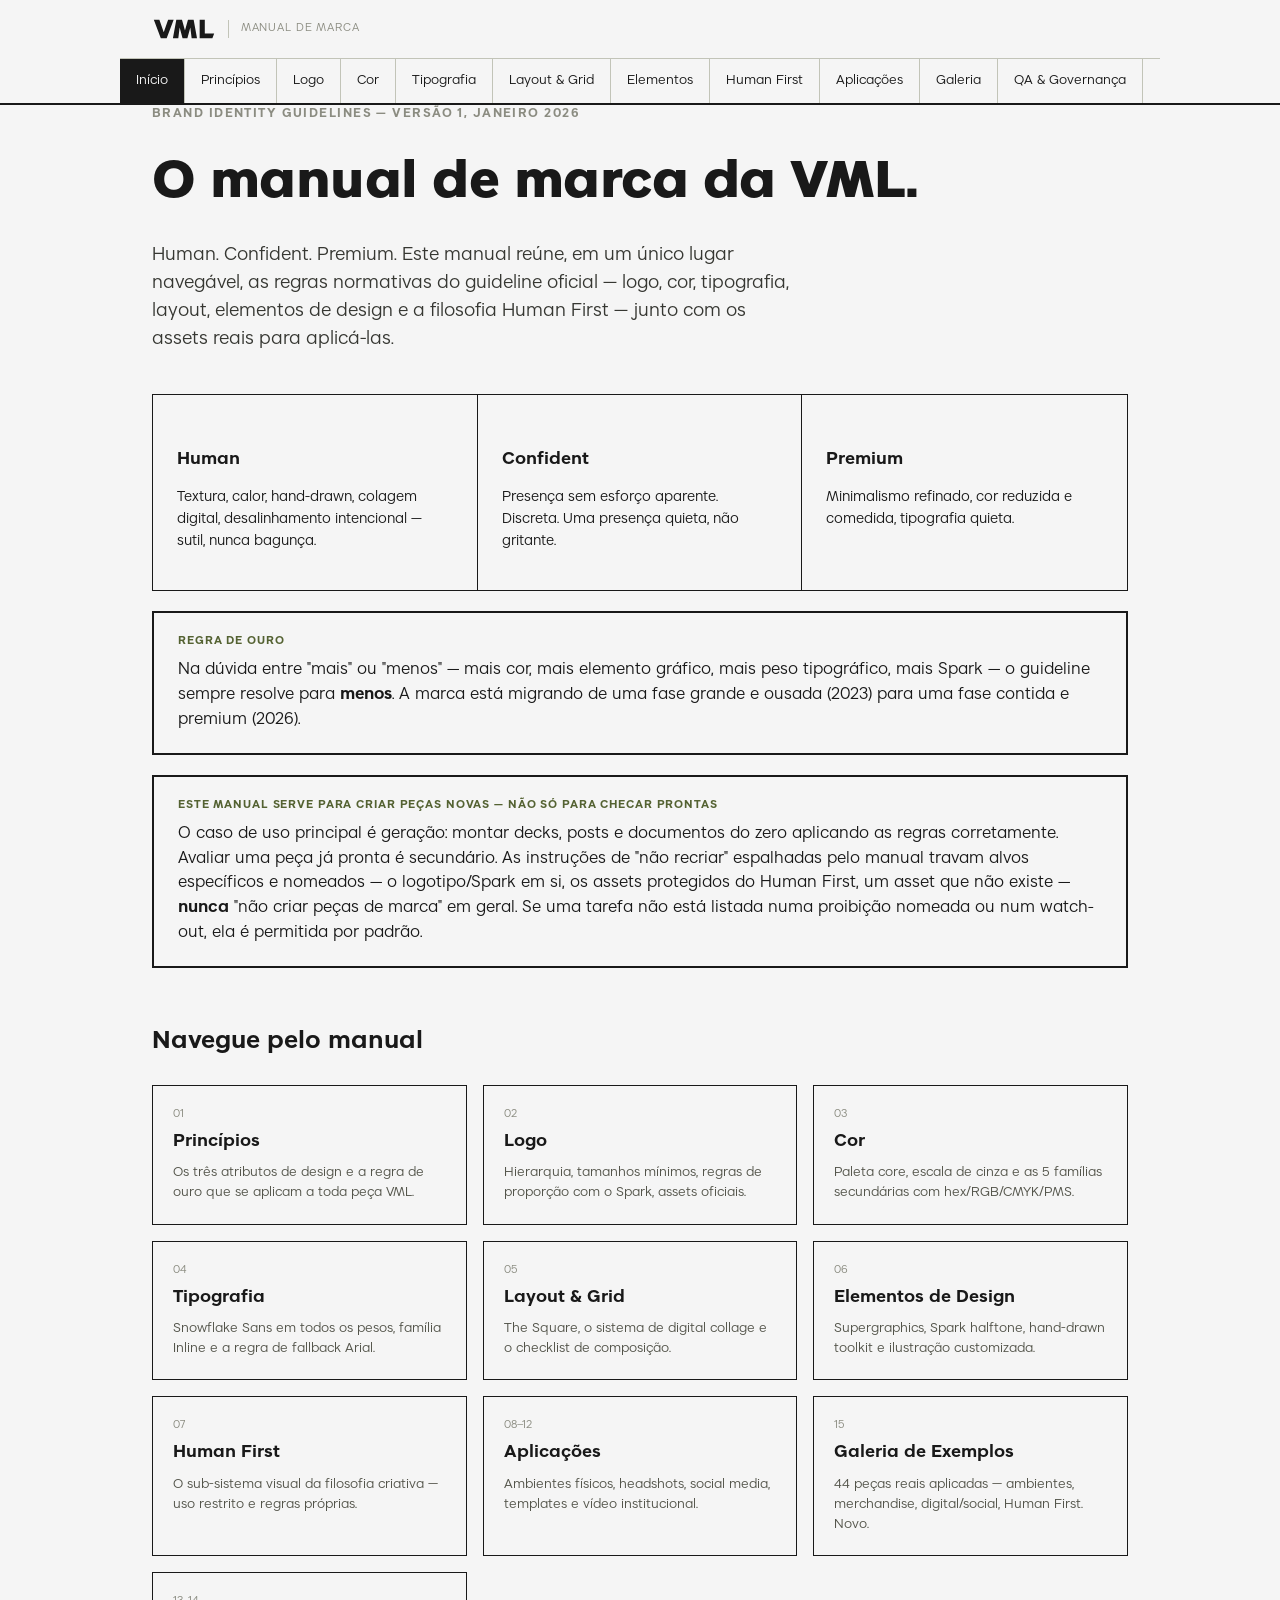
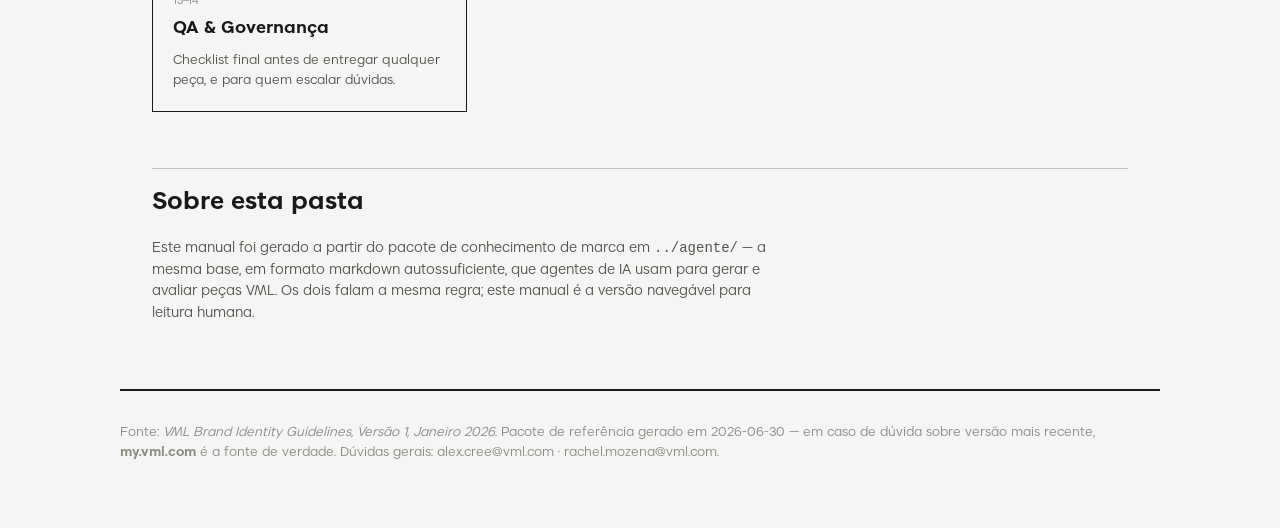
<file: docs/index.html>
<!DOCTYPE html>
<html lang="pt-BR">
<head>
<meta charset="UTF-8">
<title>Manual de Marca VML</title>
<link rel="stylesheet" href="css/style.css">
</head>
<body>

<header class="top">
  <div class="bar">
    <a class="brand" href="index.html">
      <img src="img/logo/vml-wordmark-black.svg" alt="VML">
      <img src="img/logo/vml-wordmark-white.svg" alt="VML">
      <span class="tag">Manual de Marca</span>
    </a>
  </div>
  <nav class="tabs">
    <a href="index.html" class="active">Início</a>
    <a href="principios.html">Princípios</a>
    <a href="logo.html">Logo</a>
    <a href="cor.html">Cor</a>
    <a href="tipografia.html">Tipografia</a>
    <a href="layout.html">Layout &amp; Grid</a>
    <a href="elementos.html">Elementos</a>
    <a href="human-first.html">Human First</a>
    <a href="aplicacoes.html">Aplicações</a>
    <a href="galeria.html">Galeria</a>
    <a href="governanca.html">QA &amp; Governança</a>
  </nav>
</header>

<main class="wrap">
  <p class="kicker">Brand Identity Guidelines — Versão 1, Janeiro 2026</p>
  <h1>O manual de marca da VML.</h1>
  <p class="lede">Human. Confident. Premium. Este manual reúne, em um único lugar navegável, as regras normativas do guideline oficial — logo, cor, tipografia, layout, elementos de design e a filosofia Human First — junto com os assets reais para aplicá-las.</p>

  <div class="grid-3" style="margin-top:40px;">
    <div>
      <h3>Human</h3>
      <p style="font-size:14px;">Textura, calor, hand-drawn, colagem digital, desalinhamento intencional — sutil, nunca bagunça.</p>
    </div>
    <div>
      <h3>Confident</h3>
      <p style="font-size:14px;">Presença sem esforço aparente. Discreta. Uma presença quieta, não gritante.</p>
    </div>
    <div>
      <h3>Premium</h3>
      <p style="font-size:14px;">Minimalismo refinado, cor reduzida e comedida, tipografia quieta.</p>
    </div>
  </div>

  <div class="rule">
    <div class="label">Regra de ouro</div>
    Na dúvida entre "mais" ou "menos" — mais cor, mais elemento gráfico, mais peso tipográfico, mais Spark — o guideline sempre resolve para <b>menos</b>. A marca está migrando de uma fase grande e ousada (2023) para uma fase contida e premium (2026).
  </div>

  <div class="rule hard">
    <div class="label">Este manual serve para criar peças novas — não só para checar prontas</div>
    O caso de uso principal é geração: montar decks, posts e documentos do zero aplicando as regras corretamente. Avaliar uma peça já pronta é secundário. As instruções de "não recriar" espalhadas pelo manual travam alvos específicos e nomeados — o logotipo/Spark em si, os assets protegidos do Human First, um asset que não existe — <b>nunca</b> "não criar peças de marca" em geral. Se uma tarefa não está listada numa proibição nomeada ou num watch-out, ela é permitida por padrão.
  </div>

  <h2>Navegue pelo manual</h2>
  <div class="cards">
    <a class="card" href="principios.html">
      <div class="num">01</div>
      <h4>Princípios</h4>
      <p>Os três atributos de design e a regra de ouro que se aplicam a toda peça VML.</p>
    </a>
    <a class="card" href="logo.html">
      <div class="num">02</div>
      <h4>Logo</h4>
      <p>Hierarquia, tamanhos mínimos, regras de proporção com o Spark, assets oficiais.</p>
    </a>
    <a class="card" href="cor.html">
      <div class="num">03</div>
      <h4>Cor</h4>
      <p>Paleta core, escala de cinza e as 5 famílias secundárias com hex/RGB/CMYK/PMS.</p>
    </a>
    <a class="card" href="tipografia.html">
      <div class="num">04</div>
      <h4>Tipografia</h4>
      <p>Snowflake Sans em todos os pesos, família Inline e a regra de fallback Arial.</p>
    </a>
    <a class="card" href="layout.html">
      <div class="num">05</div>
      <h4>Layout &amp; Grid</h4>
      <p>The Square, o sistema de digital collage e o checklist de composição.</p>
    </a>
    <a class="card" href="elementos.html">
      <div class="num">06</div>
      <h4>Elementos de Design</h4>
      <p>Supergraphics, Spark halftone, hand-drawn toolkit e ilustração customizada.</p>
    </a>
    <a class="card" href="human-first.html">
      <div class="num">07</div>
      <h4>Human First</h4>
      <p>O sub-sistema visual da filosofia criativa — uso restrito e regras próprias.</p>
    </a>
    <a class="card" href="aplicacoes.html">
      <div class="num">08–12</div>
      <h4>Aplicações</h4>
      <p>Ambientes físicos, headshots, social media, templates e vídeo institucional.</p>
    </a>
    <a class="card" href="galeria.html">
      <div class="num">15</div>
      <h4>Galeria de Exemplos</h4>
      <p>44 peças reais aplicadas — ambientes, merchandise, digital/social, Human First. Novo.</p>
    </a>
    <a class="card" href="governanca.html">
      <div class="num">13–14</div>
      <h4>QA &amp; Governança</h4>
      <p>Checklist final antes de entregar qualquer peça, e para quem escalar dúvidas.</p>
    </a>
  </div>

  <h2>Sobre esta pasta</h2>
  <p style="max-width:640px; font-size:14px; color:var(--med-gray);">
    Este manual foi gerado a partir do pacote de conhecimento de marca em <code>../agente/</code> — a mesma base, em formato markdown autossuficiente, que agentes de IA usam para gerar e avaliar peças VML. Os dois falam a mesma regra; este manual é a versão navegável para leitura humana.
  </p>
</main>

<footer class="site wrap">
  Fonte: <i>VML Brand Identity Guidelines, Versão 1, Janeiro 2026</i>. Pacote de referência gerado em 2026-06-30 — em caso de dúvida sobre versão mais recente, <b>my.vml.com</b> é a fonte de verdade. Dúvidas gerais: alex.cree@vml.com · rachel.mozena@vml.com.
</footer>

</body>
</html>
</file>
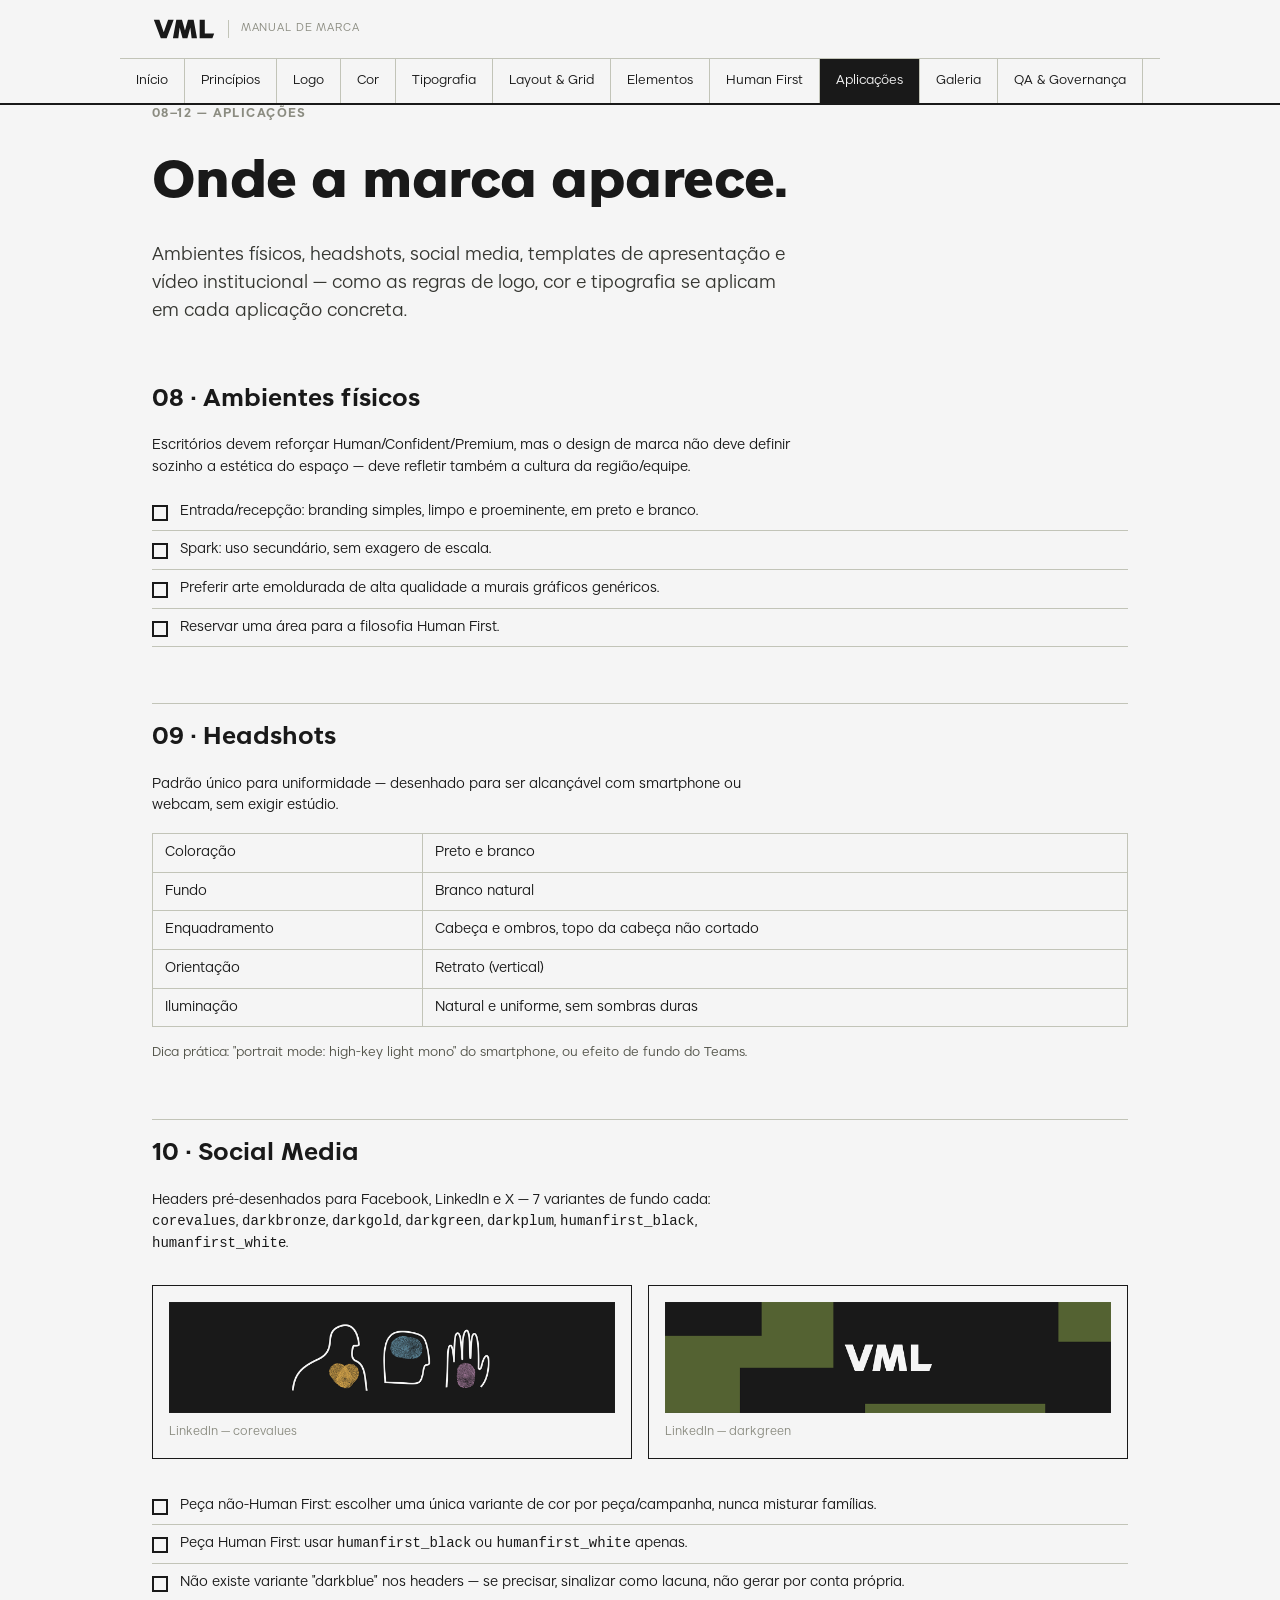
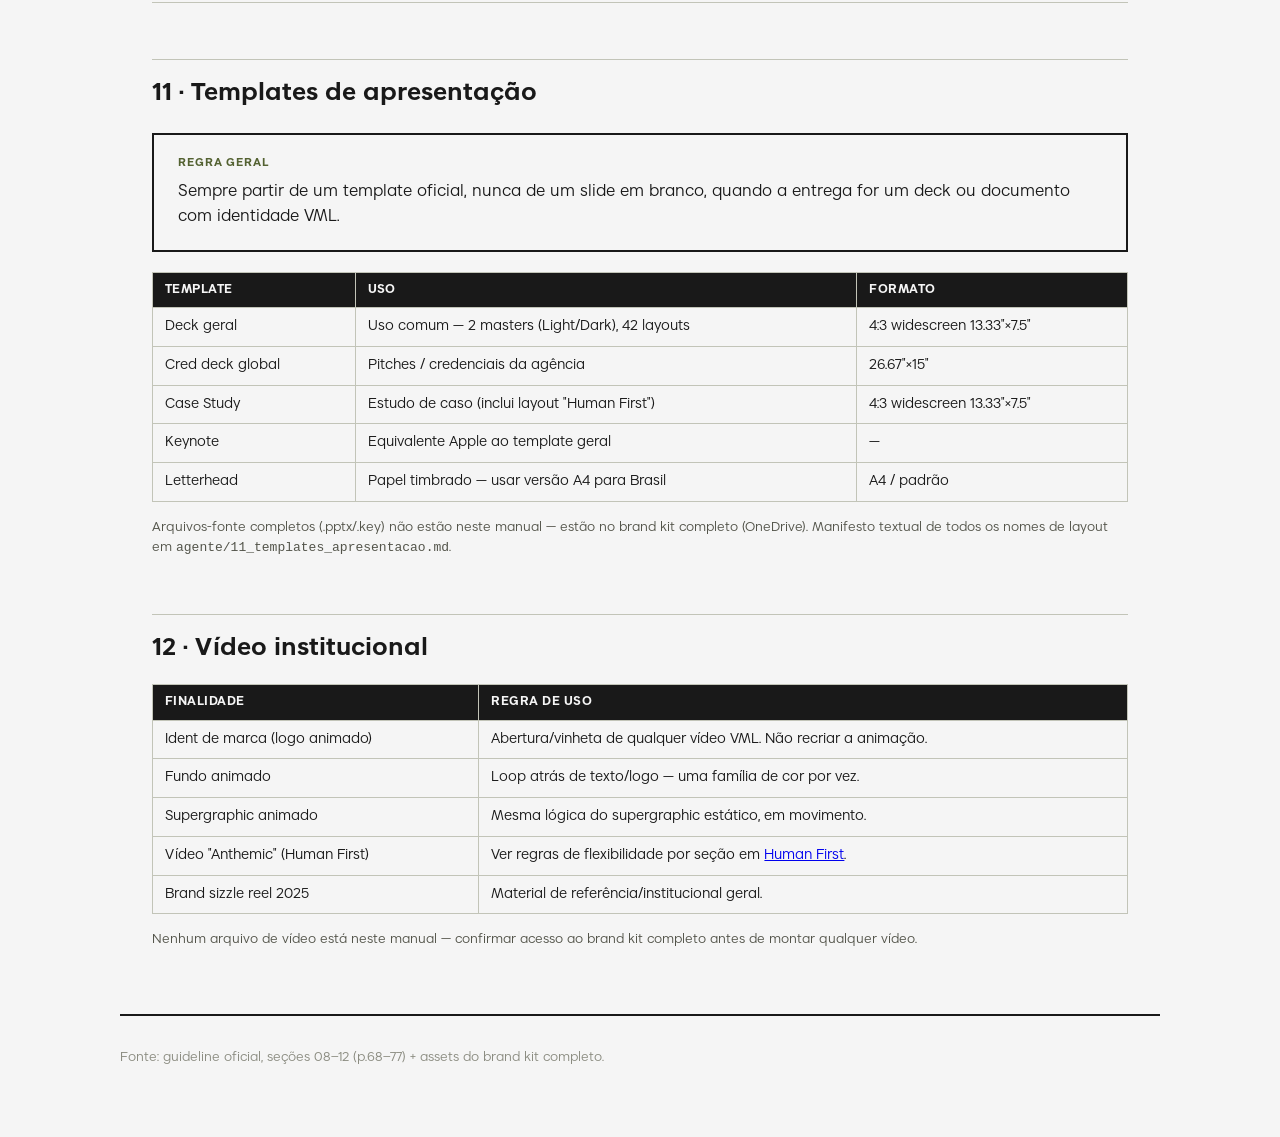
<file: docs/aplicacoes.html>
<!DOCTYPE html>
<html lang="pt-BR">
<head>
<meta charset="UTF-8">
<title>Aplicações — Manual de Marca VML</title>
<link rel="stylesheet" href="css/style.css">
</head>
<body>

<header class="top">
  <div class="bar">
    <a class="brand" href="index.html">
      <img src="img/logo/vml-wordmark-black.svg" alt="VML">
      <img src="img/logo/vml-wordmark-white.svg" alt="VML">
      <span class="tag">Manual de Marca</span>
    </a>
  </div>
  <nav class="tabs">
    <a href="index.html">Início</a>
    <a href="principios.html">Princípios</a>
    <a href="logo.html">Logo</a>
    <a href="cor.html">Cor</a>
    <a href="tipografia.html">Tipografia</a>
    <a href="layout.html">Layout &amp; Grid</a>
    <a href="elementos.html">Elementos</a>
    <a href="human-first.html">Human First</a>
    <a href="aplicacoes.html" class="active">Aplicações</a>
    <a href="galeria.html">Galeria</a>
    <a href="governanca.html">QA &amp; Governança</a>
  </nav>
</header>

<main class="wrap">
  <p class="kicker">08–12 — Aplicações</p>
  <h1>Onde a marca aparece.</h1>
  <p class="lede">Ambientes físicos, headshots, social media, templates de apresentação e vídeo institucional — como as regras de logo, cor e tipografia se aplicam em cada aplicação concreta.</p>

  <h2>08 · Ambientes físicos</h2>
  <p style="font-size:14px; max-width:640px;">Escritórios devem reforçar Human/Confident/Premium, mas o design de marca não deve definir sozinho a estética do espaço — deve refletir também a cultura da região/equipe.</p>
  <ul class="checklist">
    <li>Entrada/recepção: branding simples, limpo e proeminente, em preto e branco.</li>
    <li>Spark: uso secundário, sem exagero de escala.</li>
    <li>Preferir arte emoldurada de alta qualidade a murais gráficos genéricos.</li>
    <li>Reservar uma área para a filosofia Human First.</li>
  </ul>

  <h2>09 · Headshots</h2>
  <p style="font-size:14px; max-width:640px;">Padrão único para uniformidade — desenhado para ser alcançável com smartphone ou webcam, sem exigir estúdio.</p>
  <table>
    <tr><td>Coloração</td><td>Preto e branco</td></tr>
    <tr><td>Fundo</td><td>Branco natural</td></tr>
    <tr><td>Enquadramento</td><td>Cabeça e ombros, topo da cabeça não cortado</td></tr>
    <tr><td>Orientação</td><td>Retrato (vertical)</td></tr>
    <tr><td>Iluminação</td><td>Natural e uniforme, sem sombras duras</td></tr>
  </table>
  <p style="font-size:13px; color:var(--med-gray);">Dica prática: "portrait mode: high-key light mono" do smartphone, ou efeito de fundo do Teams.</p>

  <h2>10 · Social Media</h2>
  <p style="font-size:14px; max-width:640px;">Headers pré-desenhados para Facebook, LinkedIn e X — 7 variantes de fundo cada: <code>corevalues</code>, <code>darkbronze</code>, <code>darkgold</code>, <code>darkgreen</code>, <code>darkplum</code>, <code>humanfirst_black</code>, <code>humanfirst_white</code>.</p>
  <div style="display:flex; gap:16px; flex-wrap:wrap;">
    <div class="figure" style="flex:1; min-width:260px;"><img src="img/exemplos/exemplo_social_linkedin_corevalues.png" alt="Header LinkedIn corevalues"><figcaption>LinkedIn — corevalues</figcaption></div>
    <div class="figure" style="flex:1; min-width:260px;"><img src="img/exemplos/exemplo_social_linkedin_darkgreen.png" alt="Header LinkedIn darkgreen"><figcaption>LinkedIn — darkgreen</figcaption></div>
  </div>
  <ul class="checklist">
    <li>Peça não-Human First: escolher uma única variante de cor por peça/campanha, nunca misturar famílias.</li>
    <li>Peça Human First: usar <code>humanfirst_black</code> ou <code>humanfirst_white</code> apenas.</li>
    <li>Não existe variante "darkblue" nos headers — se precisar, sinalizar como lacuna, não gerar por conta própria.</li>
  </ul>

  <h2>11 · Templates de apresentação</h2>
  <div class="rule">
    <div class="label">Regra geral</div>
    Sempre partir de um template oficial, nunca de um slide em branco, quando a entrega for um deck ou documento com identidade VML.
  </div>
  <table>
    <tr><th>Template</th><th>Uso</th><th>Formato</th></tr>
    <tr><td>Deck geral</td><td>Uso comum — 2 masters (Light/Dark), 42 layouts</td><td>4:3 widescreen 13.33"×7.5"</td></tr>
    <tr><td>Cred deck global</td><td>Pitches / credenciais da agência</td><td>26.67"×15"</td></tr>
    <tr><td>Case Study</td><td>Estudo de caso (inclui layout "Human First")</td><td>4:3 widescreen 13.33"×7.5"</td></tr>
    <tr><td>Keynote</td><td>Equivalente Apple ao template geral</td><td>—</td></tr>
    <tr><td>Letterhead</td><td>Papel timbrado — usar versão A4 para Brasil</td><td>A4 / padrão</td></tr>
  </table>
  <p style="font-size:13px; color:var(--med-gray);">Arquivos-fonte completos (.pptx/.key) não estão neste manual — estão no brand kit completo (OneDrive). Manifesto textual de todos os nomes de layout em <code>agente/11_templates_apresentacao.md</code>.</p>

  <h2>12 · Vídeo institucional</h2>
  <table>
    <tr><th>Finalidade</th><th>Regra de uso</th></tr>
    <tr><td>Ident de marca (logo animado)</td><td>Abertura/vinheta de qualquer vídeo VML. Não recriar a animação.</td></tr>
    <tr><td>Fundo animado</td><td>Loop atrás de texto/logo — uma família de cor por vez.</td></tr>
    <tr><td>Supergraphic animado</td><td>Mesma lógica do supergraphic estático, em movimento.</td></tr>
    <tr><td>Vídeo "Anthemic" (Human First)</td><td>Ver regras de flexibilidade por seção em <a href="human-first.html">Human First</a>.</td></tr>
    <tr><td>Brand sizzle reel 2025</td><td>Material de referência/institucional geral.</td></tr>
  </table>
  <p style="font-size:13px; color:var(--med-gray);">Nenhum arquivo de vídeo está neste manual — confirmar acesso ao brand kit completo antes de montar qualquer vídeo.</p>
</main>

<footer class="site wrap">
  Fonte: guideline oficial, seções 08–12 (p.68–77) + assets do brand kit completo.
</footer>

</body>
</html>
</file>
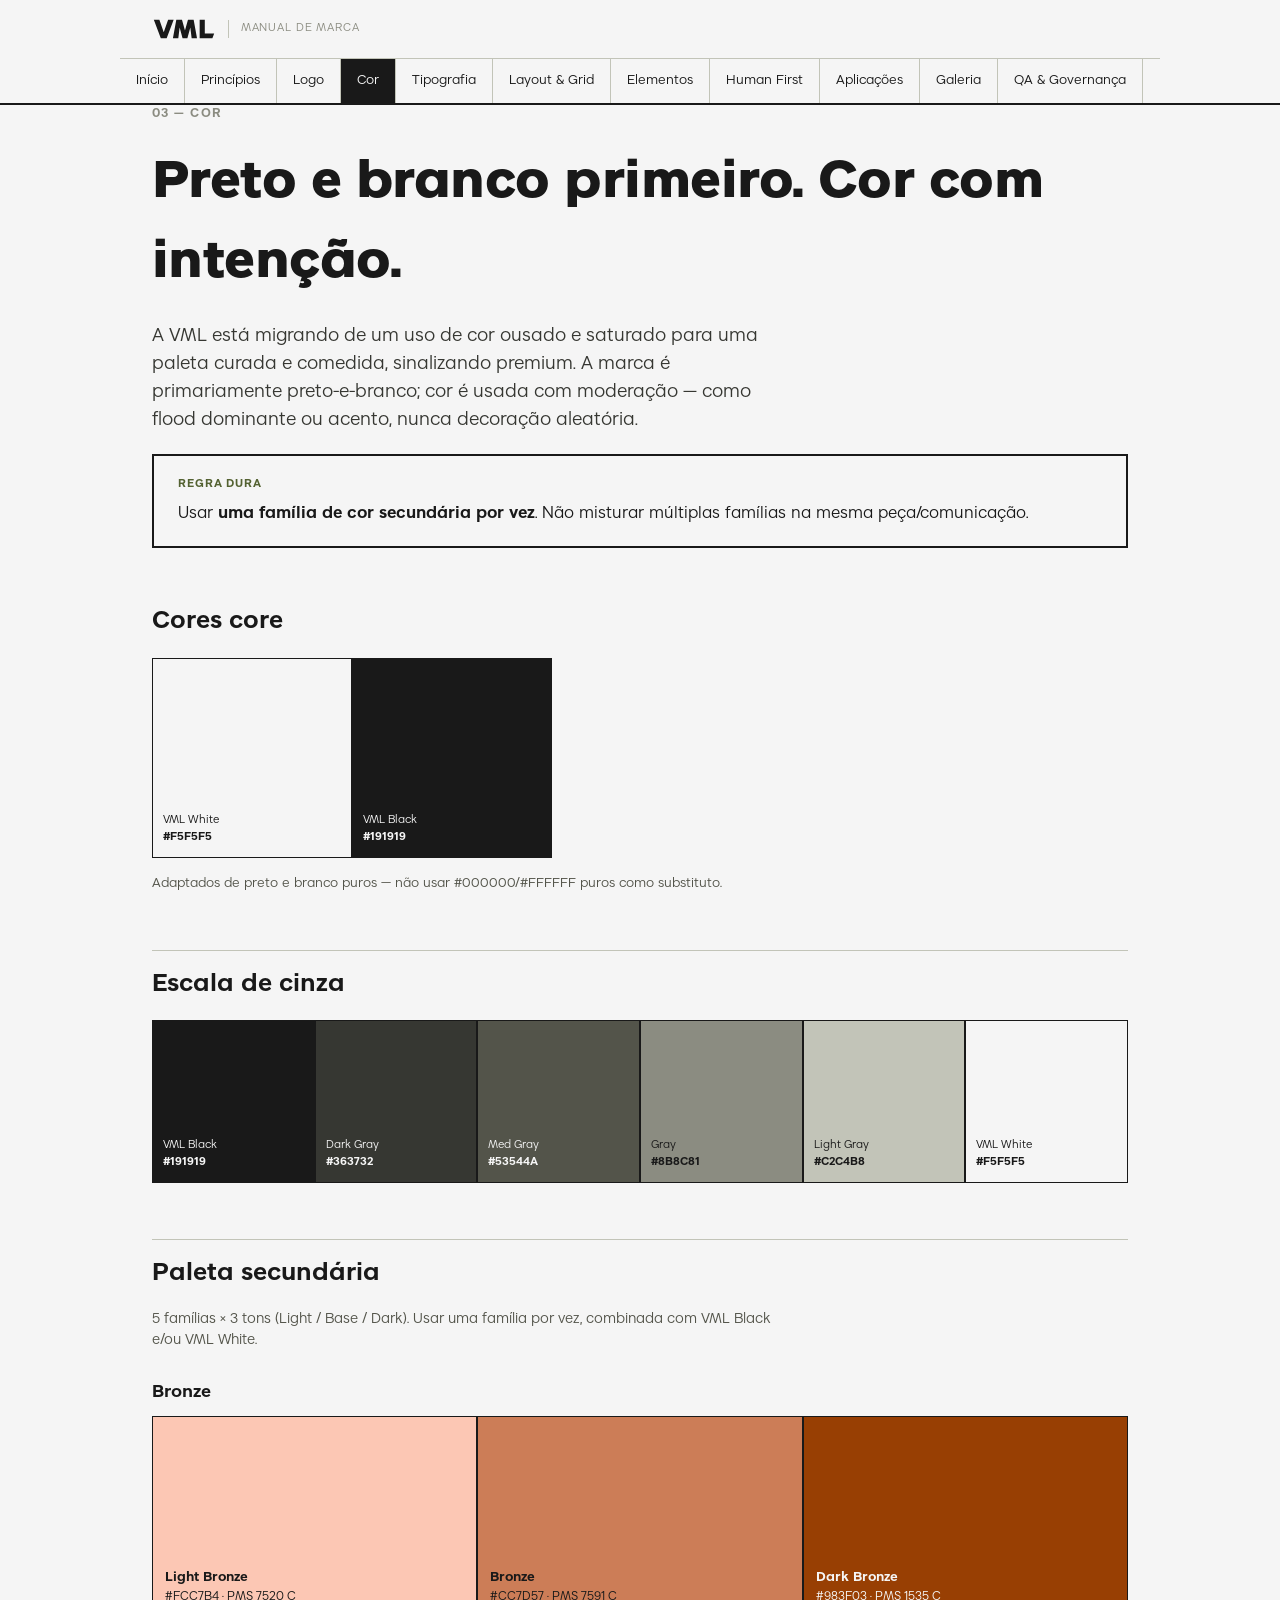
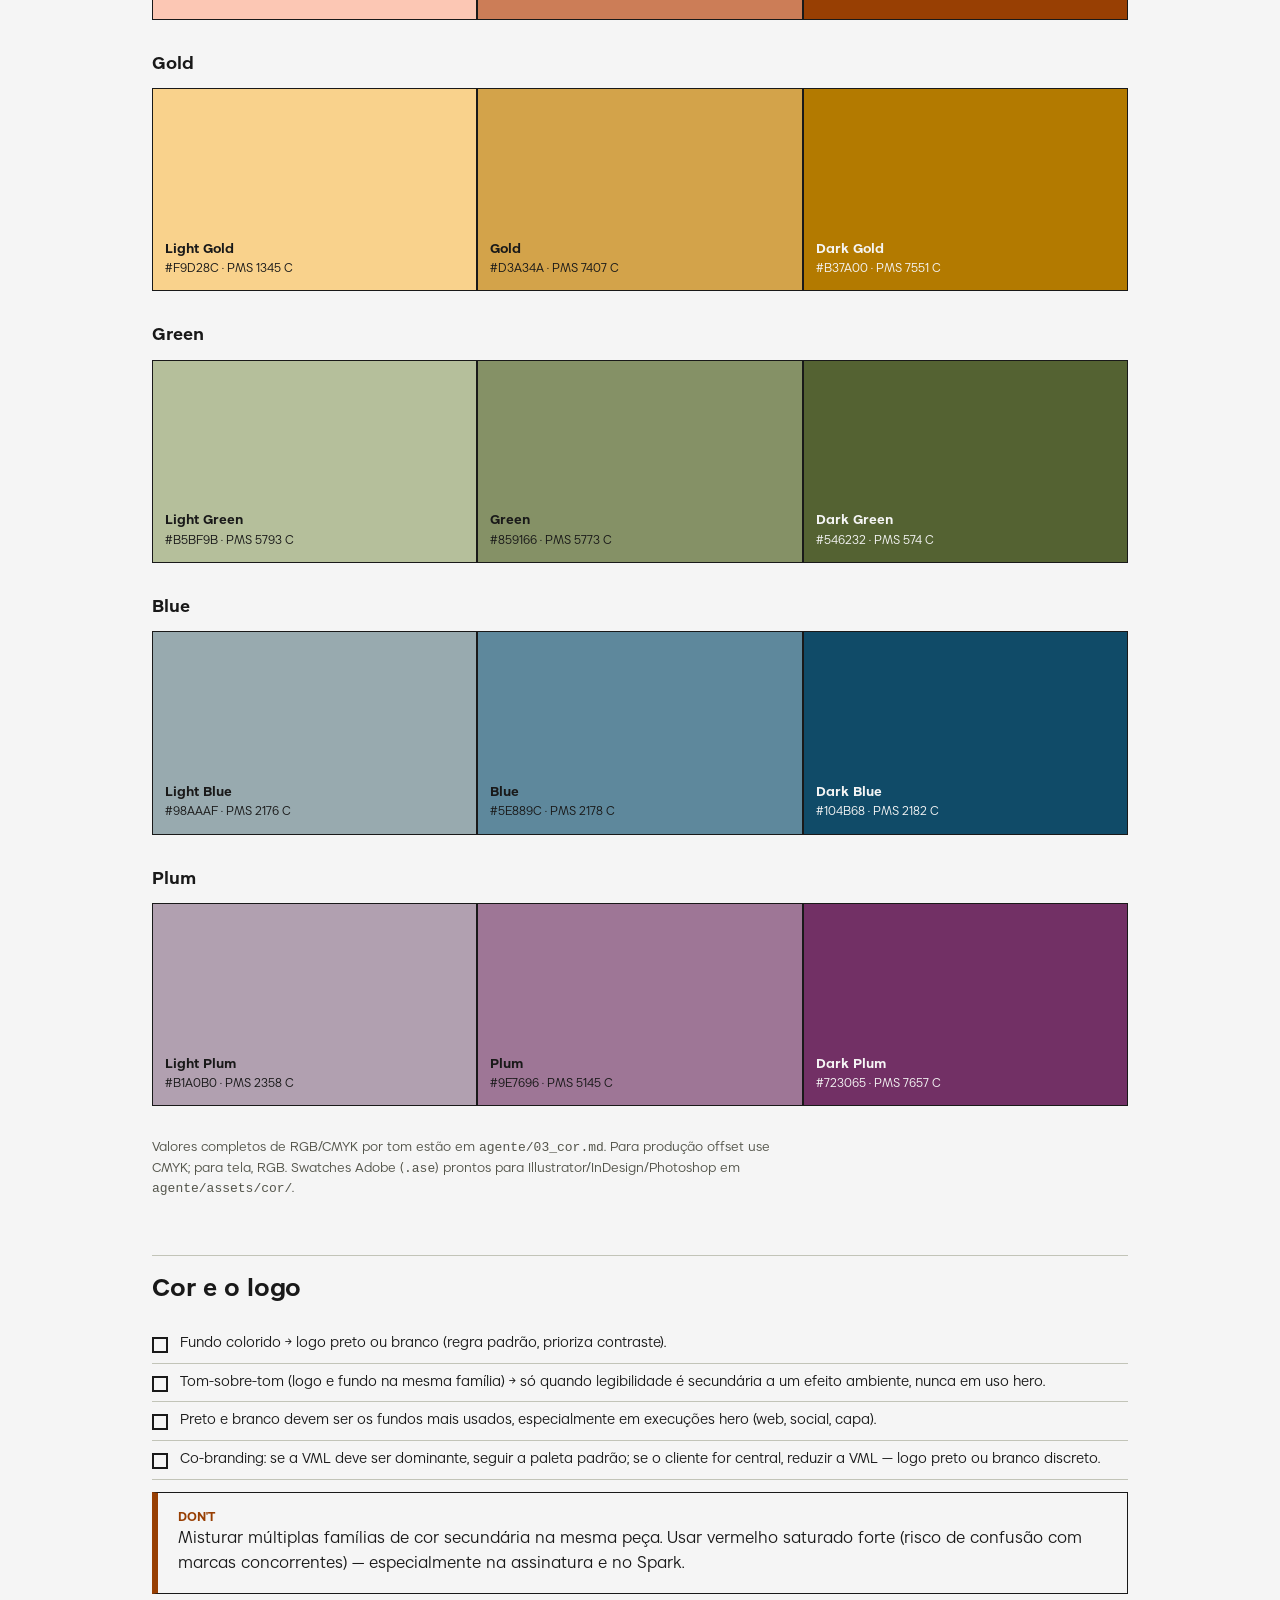
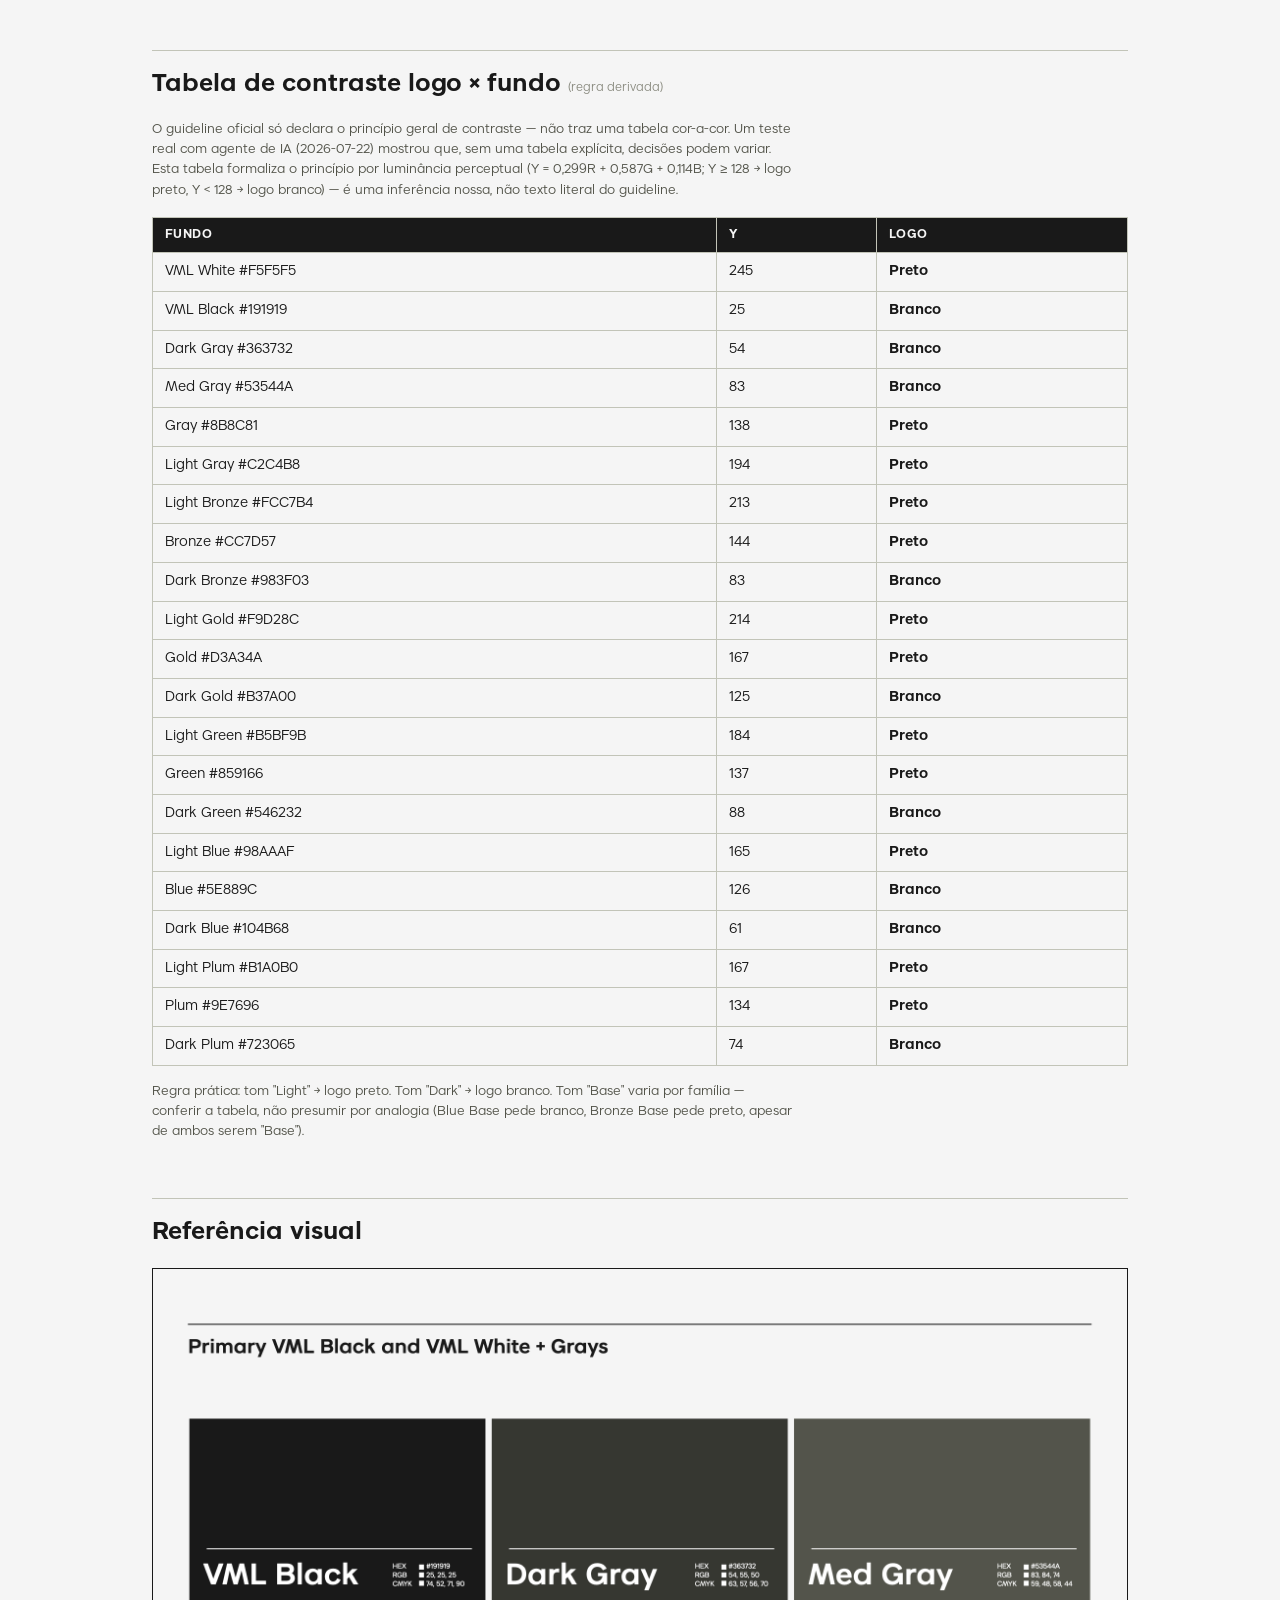
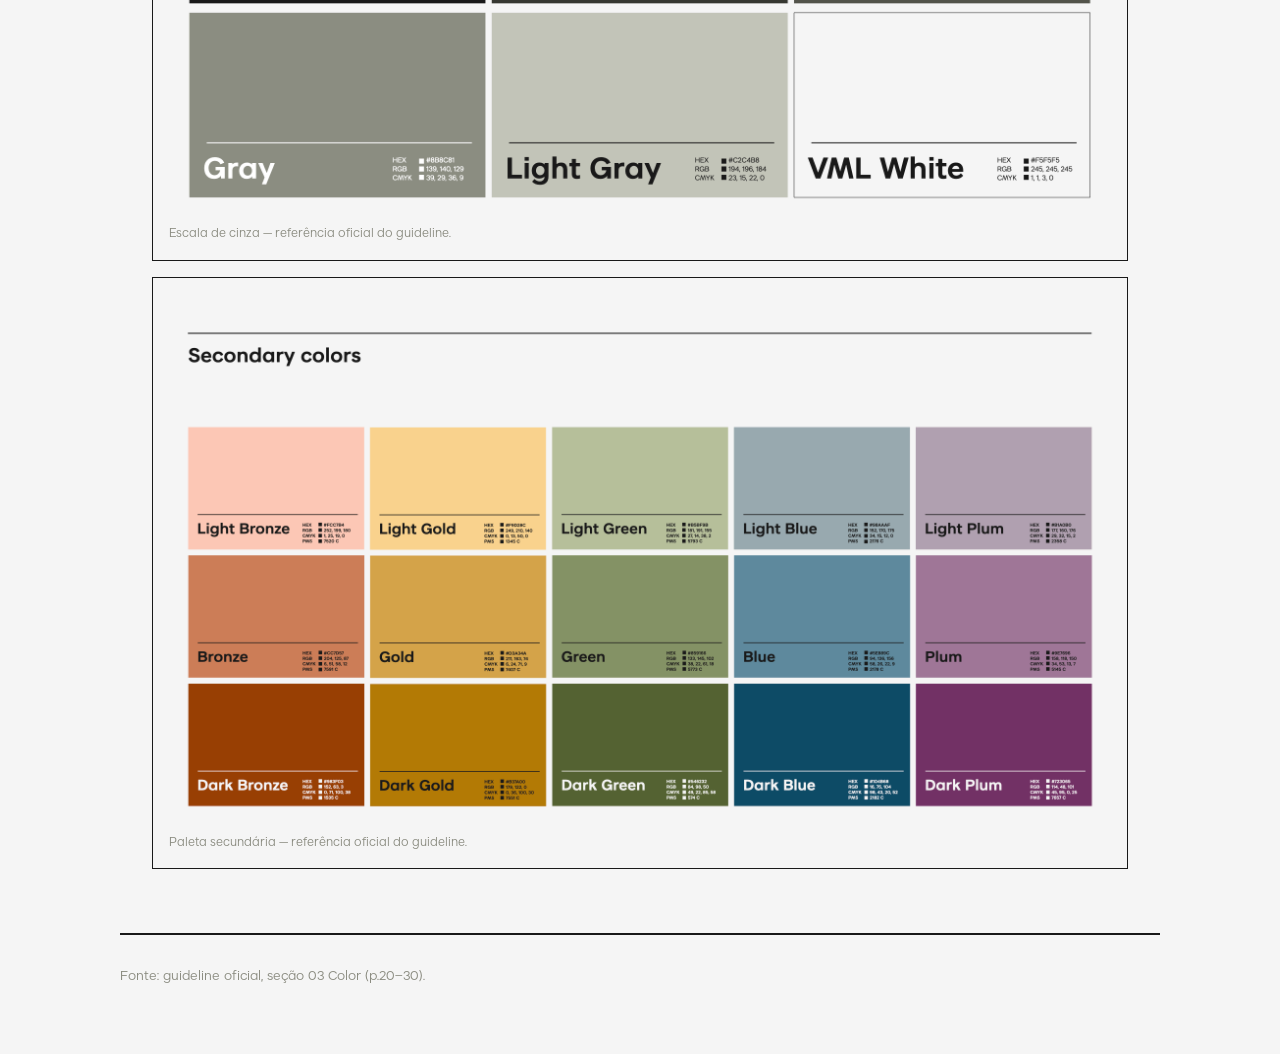
<file: docs/cor.html>
<!DOCTYPE html>
<html lang="pt-BR">
<head>
<meta charset="UTF-8">
<title>Cor — Manual de Marca VML</title>
<link rel="stylesheet" href="css/style.css">
</head>
<body>

<header class="top">
  <div class="bar">
    <a class="brand" href="index.html">
      <img src="img/logo/vml-wordmark-black.svg" alt="VML">
      <img src="img/logo/vml-wordmark-white.svg" alt="VML">
      <span class="tag">Manual de Marca</span>
    </a>
  </div>
  <nav class="tabs">
    <a href="index.html">Início</a>
    <a href="principios.html">Princípios</a>
    <a href="logo.html">Logo</a>
    <a href="cor.html" class="active">Cor</a>
    <a href="tipografia.html">Tipografia</a>
    <a href="layout.html">Layout &amp; Grid</a>
    <a href="elementos.html">Elementos</a>
    <a href="human-first.html">Human First</a>
    <a href="aplicacoes.html">Aplicações</a>
    <a href="galeria.html">Galeria</a>
    <a href="governanca.html">QA &amp; Governança</a>
  </nav>
</header>

<main class="wrap">
  <p class="kicker">03 — Cor</p>
  <h1>Preto e branco primeiro. Cor com intenção.</h1>
  <p class="lede">A VML está migrando de um uso de cor ousado e saturado para uma paleta curada e comedida, sinalizando premium. A marca é primariamente preto-e-branco; cor é usada com moderação — como flood dominante ou acento, nunca decoração aleatória.</p>

  <div class="rule">
    <div class="label">Regra dura</div>
    Usar <b>uma família de cor secundária por vez</b>. Não misturar múltiplas famílias na mesma peça/comunicação.
  </div>

  <h2>Cores core</h2>
  <div class="swatches" style="grid-template-columns: repeat(2, 1fr); max-width:400px;">
    <div class="swatch" style="background:#F5F5F5; color:#191919;"><div><div>VML White</div><div class="hex">#F5F5F5</div></div></div>
    <div class="swatch" style="background:#191919; color:#F5F5F5;"><div><div>VML Black</div><div class="hex">#191919</div></div></div>
  </div>
  <p style="font-size:13px; color:var(--med-gray);">Adaptados de preto e branco puros — não usar #000000/#FFFFFF puros como substituto.</p>

  <h2>Escala de cinza</h2>
  <div class="swatches">
    <div class="swatch" style="background:#191919; color:#F5F5F5;"><div>VML Black<br><span class="hex">#191919</span></div></div>
    <div class="swatch" style="background:#363732; color:#F5F5F5;"><div>Dark Gray<br><span class="hex">#363732</span></div></div>
    <div class="swatch" style="background:#53544A; color:#F5F5F5;"><div>Med Gray<br><span class="hex">#53544A</span></div></div>
    <div class="swatch" style="background:#8B8C81; color:#191919;"><div>Gray<br><span class="hex">#8B8C81</span></div></div>
    <div class="swatch" style="background:#C2C4B8; color:#191919;"><div>Light Gray<br><span class="hex">#C2C4B8</span></div></div>
    <div class="swatch" style="background:#F5F5F5; color:#191919; border:1px solid #191919;"><div>VML White<br><span class="hex">#F5F5F5</span></div></div>
  </div>

  <h2>Paleta secundária</h2>
  <p style="font-size:14px; color:var(--med-gray); max-width:640px;">5 famílias × 3 tons (Light / Base / Dark). Usar uma família por vez, combinada com VML Black e/ou VML White.</p>

  <div class="fam">
    <h3>Bronze</h3>
    <div class="fam-row">
      <div class="fam-swatch" style="background:#FCC7B4; color:#191919;"><b>Light Bronze</b>#FCC7B4 · PMS 7520 C</div>
      <div class="fam-swatch" style="background:#CC7D57; color:#191919;"><b>Bronze</b>#CC7D57 · PMS 7591 C</div>
      <div class="fam-swatch" style="background:#983F03; color:#F5F5F5;"><b>Dark Bronze</b>#983F03 · PMS 1535 C</div>
    </div>
  </div>

  <div class="fam">
    <h3>Gold</h3>
    <div class="fam-row">
      <div class="fam-swatch" style="background:#F9D28C; color:#191919;"><b>Light Gold</b>#F9D28C · PMS 1345 C</div>
      <div class="fam-swatch" style="background:#D3A34A; color:#191919;"><b>Gold</b>#D3A34A · PMS 7407 C</div>
      <div class="fam-swatch" style="background:#B37A00; color:#F5F5F5;"><b>Dark Gold</b>#B37A00 · PMS 7551 C</div>
    </div>
  </div>

  <div class="fam">
    <h3>Green</h3>
    <div class="fam-row">
      <div class="fam-swatch" style="background:#B5BF9B; color:#191919;"><b>Light Green</b>#B5BF9B · PMS 5793 C</div>
      <div class="fam-swatch" style="background:#859166; color:#191919;"><b>Green</b>#859166 · PMS 5773 C</div>
      <div class="fam-swatch" style="background:#546232; color:#F5F5F5;"><b>Dark Green</b>#546232 · PMS 574 C</div>
    </div>
  </div>

  <div class="fam">
    <h3>Blue</h3>
    <div class="fam-row">
      <div class="fam-swatch" style="background:#98AAAF; color:#191919;"><b>Light Blue</b>#98AAAF · PMS 2176 C</div>
      <div class="fam-swatch" style="background:#5E889C; color:#191919;"><b>Blue</b>#5E889C · PMS 2178 C</div>
      <div class="fam-swatch" style="background:#104B68; color:#F5F5F5;"><b>Dark Blue</b>#104B68 · PMS 2182 C</div>
    </div>
  </div>

  <div class="fam">
    <h3>Plum</h3>
    <div class="fam-row">
      <div class="fam-swatch" style="background:#B1A0B0; color:#191919;"><b>Light Plum</b>#B1A0B0 · PMS 2358 C</div>
      <div class="fam-swatch" style="background:#9E7696; color:#191919;"><b>Plum</b>#9E7696 · PMS 5145 C</div>
      <div class="fam-swatch" style="background:#723065; color:#F5F5F5;"><b>Dark Plum</b>#723065 · PMS 7657 C</div>
    </div>
  </div>

  <p style="font-size:13px; color:var(--med-gray); max-width:640px;">Valores completos de RGB/CMYK por tom estão em <code>agente/03_cor.md</code>. Para produção offset use CMYK; para tela, RGB. Swatches Adobe (<code>.ase</code>) prontos para Illustrator/InDesign/Photoshop em <code>agente/assets/cor/</code>.</p>

  <h2>Cor e o logo</h2>
  <ul class="checklist">
    <li>Fundo colorido → logo preto ou branco (regra padrão, prioriza contraste).</li>
    <li>Tom-sobre-tom (logo e fundo na mesma família) → só quando legibilidade é secundária a um efeito ambiente, nunca em uso hero.</li>
    <li>Preto e branco devem ser os fundos mais usados, especialmente em execuções hero (web, social, capa).</li>
    <li>Co-branding: se a VML deve ser dominante, seguir a paleta padrão; se o cliente for central, reduzir a VML — logo preto ou branco discreto.</li>
  </ul>

  <div class="dont">
    <div class="label">Don't</div>
    Misturar múltiplas famílias de cor secundária na mesma peça. Usar vermelho saturado forte (risco de confusão com marcas concorrentes) — especialmente na assinatura e no Spark.
  </div>

  <h2>Tabela de contraste logo × fundo <span style="font-size:12px; color:var(--gray); font-weight:400;">(regra derivada)</span></h2>
  <p style="font-size:13px; color:var(--med-gray); max-width:640px;">O guideline oficial só declara o princípio geral de contraste — não traz uma tabela cor-a-cor. Um teste real com agente de IA (2026-07-22) mostrou que, sem uma tabela explícita, decisões podem variar. Esta tabela formaliza o princípio por luminância perceptual (Y = 0,299R + 0,587G + 0,114B; Y ≥ 128 → logo preto, Y &lt; 128 → logo branco) — é uma inferência nossa, não texto literal do guideline.</p>
  <table>
    <tr><th>Fundo</th><th>Y</th><th>Logo</th></tr>
    <tr><td>VML White #F5F5F5</td><td>245</td><td><b>Preto</b></td></tr>
    <tr><td>VML Black #191919</td><td>25</td><td><b>Branco</b></td></tr>
    <tr><td>Dark Gray #363732</td><td>54</td><td><b>Branco</b></td></tr>
    <tr><td>Med Gray #53544A</td><td>83</td><td><b>Branco</b></td></tr>
    <tr><td>Gray #8B8C81</td><td>138</td><td><b>Preto</b></td></tr>
    <tr><td>Light Gray #C2C4B8</td><td>194</td><td><b>Preto</b></td></tr>
    <tr><td>Light Bronze #FCC7B4</td><td>213</td><td><b>Preto</b></td></tr>
    <tr><td>Bronze #CC7D57</td><td>144</td><td><b>Preto</b></td></tr>
    <tr><td>Dark Bronze #983F03</td><td>83</td><td><b>Branco</b></td></tr>
    <tr><td>Light Gold #F9D28C</td><td>214</td><td><b>Preto</b></td></tr>
    <tr><td>Gold #D3A34A</td><td>167</td><td><b>Preto</b></td></tr>
    <tr><td>Dark Gold #B37A00</td><td>125</td><td><b>Branco</b></td></tr>
    <tr><td>Light Green #B5BF9B</td><td>184</td><td><b>Preto</b></td></tr>
    <tr><td>Green #859166</td><td>137</td><td><b>Preto</b></td></tr>
    <tr><td>Dark Green #546232</td><td>88</td><td><b>Branco</b></td></tr>
    <tr><td>Light Blue #98AAAF</td><td>165</td><td><b>Preto</b></td></tr>
    <tr><td>Blue #5E889C</td><td>126</td><td><b>Branco</b></td></tr>
    <tr><td>Dark Blue #104B68</td><td>61</td><td><b>Branco</b></td></tr>
    <tr><td>Light Plum #B1A0B0</td><td>167</td><td><b>Preto</b></td></tr>
    <tr><td>Plum #9E7696</td><td>134</td><td><b>Preto</b></td></tr>
    <tr><td>Dark Plum #723065</td><td>74</td><td><b>Branco</b></td></tr>
  </table>
  <p style="font-size:13px; color:var(--med-gray); max-width:640px;">Regra prática: tom "Light" → logo preto. Tom "Dark" → logo branco. Tom "Base" varia por família — conferir a tabela, não presumir por analogia (Blue Base pede branco, Bronze Base pede preto, apesar de ambos serem "Base").</p>

  <h2>Referência visual</h2>
  <div class="figure">
    <img src="img/exemplos/VML_Color_Primary_BW_Grays_2.jpeg" alt="Referência da escala de cinza VML">
    <figcaption>Escala de cinza — referência oficial do guideline.</figcaption>
  </div>
  <div class="figure">
    <img src="img/exemplos/VML_Color-SecondaryColors_2.jpeg" alt="Referência da paleta secundária VML">
    <figcaption>Paleta secundária — referência oficial do guideline.</figcaption>
  </div>
</main>

<footer class="site wrap">
  Fonte: guideline oficial, seção 03 Color (p.20–30).
</footer>

</body>
</html>
</file>
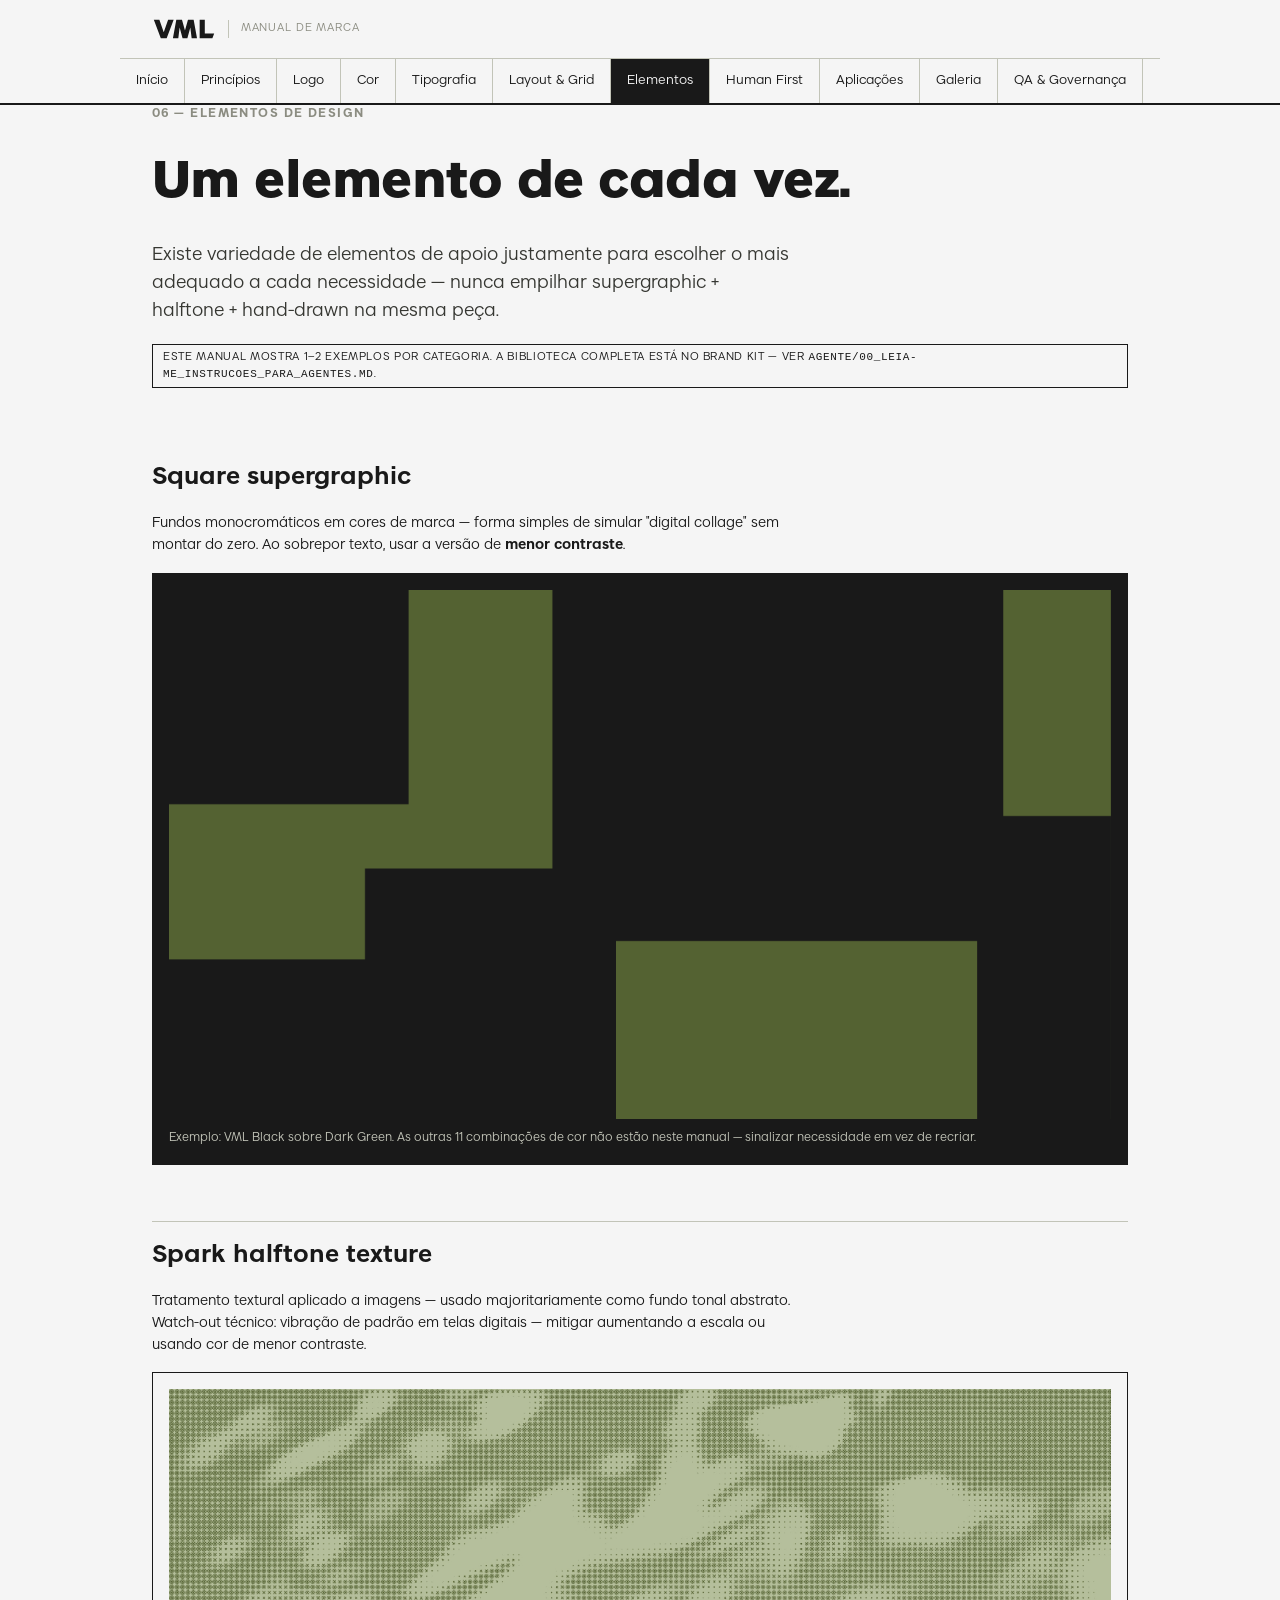
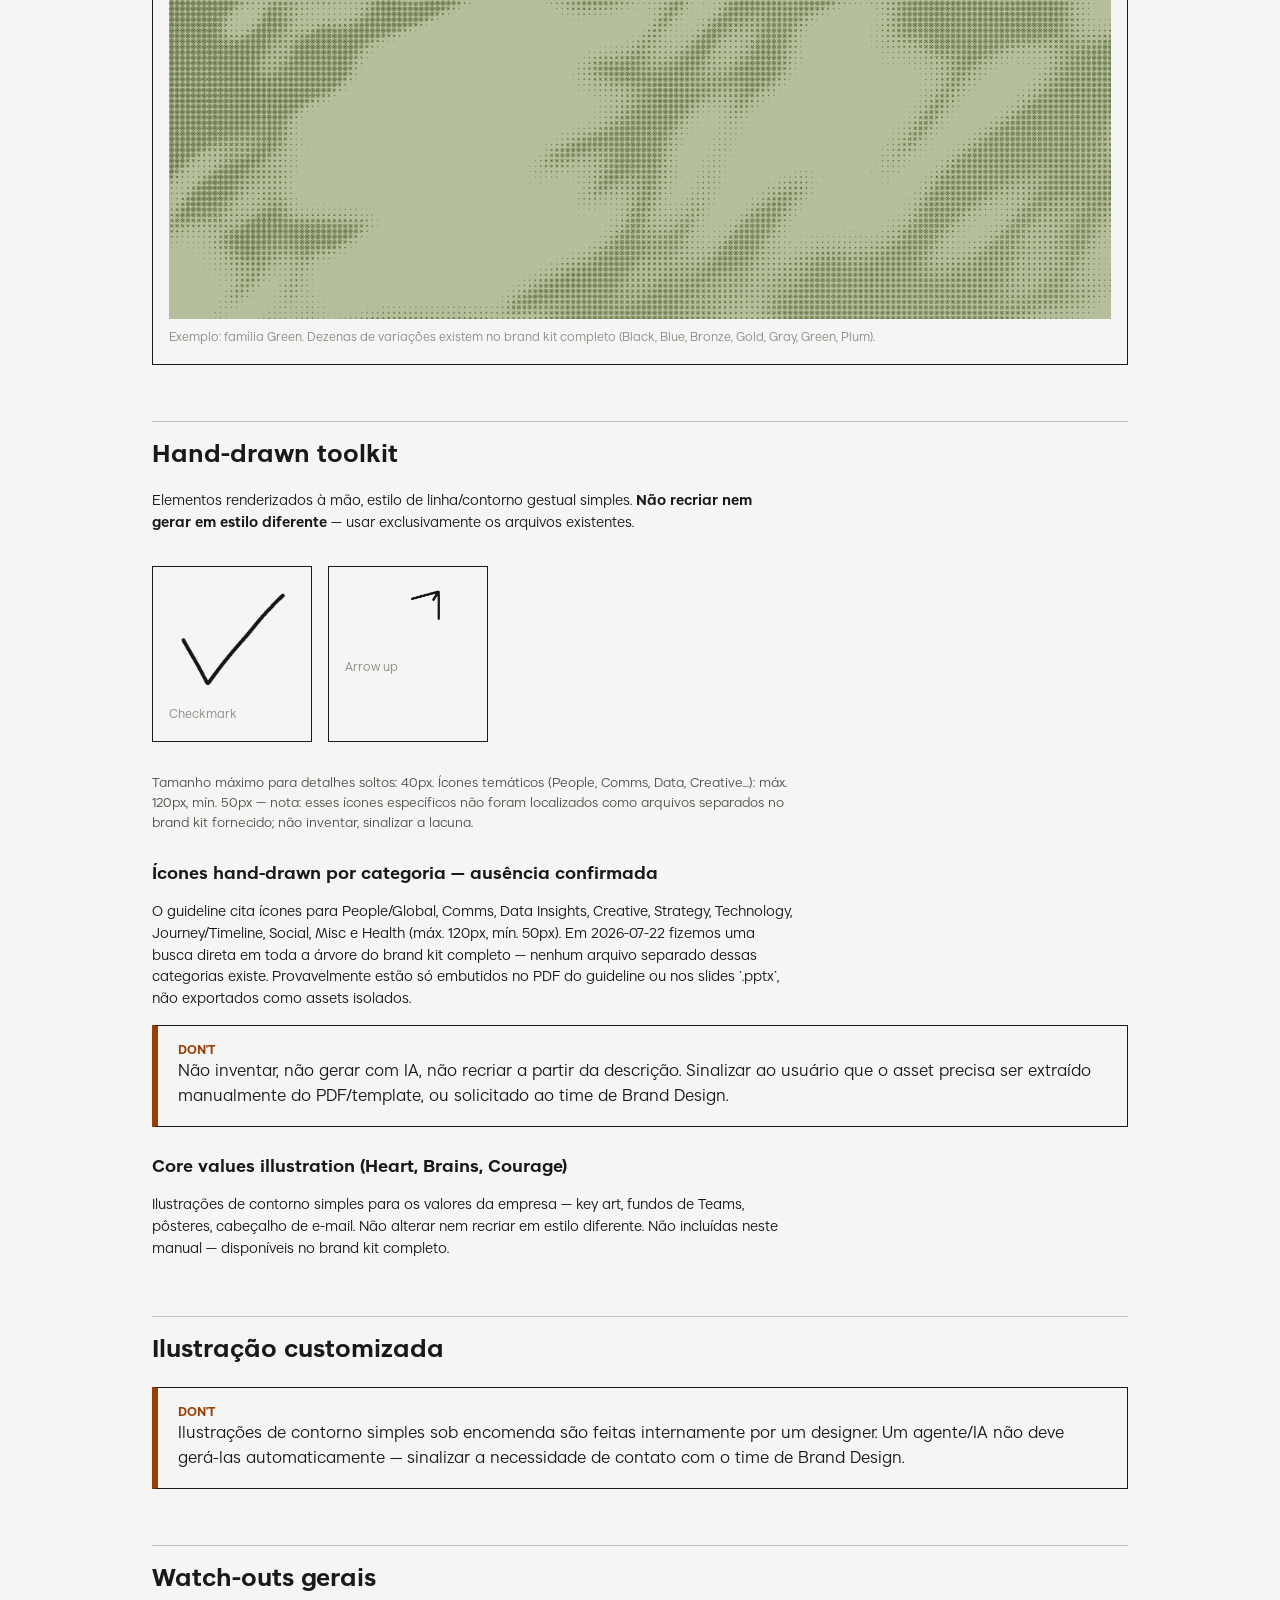
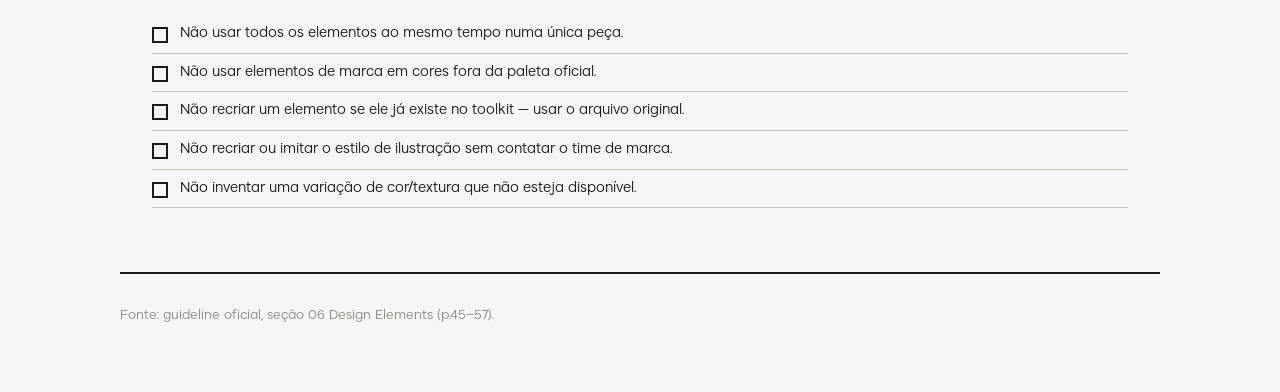
<file: docs/elementos.html>
<!DOCTYPE html>
<html lang="pt-BR">
<head>
<meta charset="UTF-8">
<title>Elementos de Design — Manual de Marca VML</title>
<link rel="stylesheet" href="css/style.css">
</head>
<body>

<header class="top">
  <div class="bar">
    <a class="brand" href="index.html">
      <img src="img/logo/vml-wordmark-black.svg" alt="VML">
      <img src="img/logo/vml-wordmark-white.svg" alt="VML">
      <span class="tag">Manual de Marca</span>
    </a>
  </div>
  <nav class="tabs">
    <a href="index.html">Início</a>
    <a href="principios.html">Princípios</a>
    <a href="logo.html">Logo</a>
    <a href="cor.html">Cor</a>
    <a href="tipografia.html">Tipografia</a>
    <a href="layout.html">Layout &amp; Grid</a>
    <a href="elementos.html" class="active">Elementos</a>
    <a href="human-first.html">Human First</a>
    <a href="aplicacoes.html">Aplicações</a>
    <a href="galeria.html">Galeria</a>
    <a href="governanca.html">QA &amp; Governança</a>
  </nav>
</header>

<main class="wrap">
  <p class="kicker">06 — Elementos de Design</p>
  <h1>Um elemento de cada vez.</h1>
  <p class="lede">Existe variedade de elementos de apoio justamente para escolher o mais adequado a cada necessidade — nunca empilhar supergraphic + halftone + hand-drawn na mesma peça.</p>

  <div class="tag-scope">Este manual mostra 1–2 exemplos por categoria. A biblioteca completa está no brand kit — ver <code>agente/00_LEIA-ME_INSTRUCOES_PARA_AGENTES.md</code>.</div>

  <h2>Square supergraphic</h2>
  <p style="font-size:14px; max-width:640px;">Fundos monocromáticos em cores de marca — forma simples de simular "digital collage" sem montar do zero. Ao sobrepor texto, usar a versão de <b>menor contraste</b>.</p>
  <div class="figure on-black">
    <img src="img/exemplos/exemplo_supergraphic_VMLBlack-on-DarkGreen.png" alt="Supergraphic VML Black sobre Dark Green">
    <figcaption>Exemplo: VML Black sobre Dark Green. As outras 11 combinações de cor não estão neste manual — sinalizar necessidade em vez de recriar.</figcaption>
  </div>

  <h2>Spark halftone texture</h2>
  <p style="font-size:14px; max-width:640px;">Tratamento textural aplicado a imagens — usado majoritariamente como fundo tonal abstrato. Watch-out técnico: vibração de padrão em telas digitais — mitigar aumentando a escala ou usando cor de menor contraste.</p>
  <div class="figure">
    <img src="img/exemplos/exemplo_spark_halftone_Green-Sky.jpg" alt="Spark halftone, família Green">
    <figcaption>Exemplo: família Green. Dezenas de variações existem no brand kit completo (Black, Blue, Bronze, Gold, Gray, Green, Plum).</figcaption>
  </div>

  <h2>Hand-drawn toolkit</h2>
  <p style="font-size:14px; max-width:640px;">Elementos renderizados à mão, estilo de linha/contorno gestual simples. <b>Não recriar nem gerar em estilo diferente</b> — usar exclusivamente os arquivos existentes.</p>
  <div style="display:flex; gap:16px; flex-wrap:wrap; margin:16px 0;">
    <div class="figure" style="width:160px;"><img src="img/exemplos/exemplo_hand_drawn_checkmark.gif" alt="Hand-drawn checkmark"><figcaption>Checkmark</figcaption></div>
    <div class="figure" style="width:160px;"><img src="img/exemplos/exemplo_hand_drawn_arrow-up.gif" alt="Hand-drawn arrow up"><figcaption>Arrow up</figcaption></div>
  </div>
  <p style="font-size:13px; color:var(--med-gray); max-width:640px;">Tamanho máximo para detalhes soltos: 40px. Ícones temáticos (People, Comms, Data, Creative...): máx. 120px, mín. 50px — nota: esses ícones específicos não foram localizados como arquivos separados no brand kit fornecido; não inventar, sinalizar a lacuna.</p>

  <h3>Ícones hand-drawn por categoria — ausência confirmada</h3>
  <p style="font-size:14px; max-width:640px;">O guideline cita ícones para People/Global, Comms, Data Insights, Creative, Strategy, Technology, Journey/Timeline, Social, Misc e Health (máx. 120px, mín. 50px). Em 2026-07-22 fizemos uma busca direta em toda a árvore do brand kit completo — nenhum arquivo separado dessas categorias existe. Provavelmente estão só embutidos no PDF do guideline ou nos slides `.pptx`, não exportados como assets isolados.</p>
  <div class="dont">
    <div class="label">Don't</div>
    Não inventar, não gerar com IA, não recriar a partir da descrição. Sinalizar ao usuário que o asset precisa ser extraído manualmente do PDF/template, ou solicitado ao time de Brand Design.
  </div>

  <h3>Core values illustration (Heart, Brains, Courage)</h3>
  <p style="font-size:14px; max-width:640px;">Ilustrações de contorno simples para os valores da empresa — key art, fundos de Teams, pôsteres, cabeçalho de e-mail. Não alterar nem recriar em estilo diferente. Não incluídas neste manual — disponíveis no brand kit completo.</p>

  <h2>Ilustração customizada</h2>
  <div class="dont">
    <div class="label">Don't</div>
    Ilustrações de contorno simples sob encomenda são feitas internamente por um designer. Um agente/IA não deve gerá-las automaticamente — sinalizar a necessidade de contato com o time de Brand Design.
  </div>

  <h2>Watch-outs gerais</h2>
  <ul class="checklist">
    <li>Não usar todos os elementos ao mesmo tempo numa única peça.</li>
    <li>Não usar elementos de marca em cores fora da paleta oficial.</li>
    <li>Não recriar um elemento se ele já existe no toolkit — usar o arquivo original.</li>
    <li>Não recriar ou imitar o estilo de ilustração sem contatar o time de marca.</li>
    <li>Não inventar uma variação de cor/textura que não esteja disponível.</li>
  </ul>
</main>

<footer class="site wrap">
  Fonte: guideline oficial, seção 06 Design Elements (p.45–57).
</footer>

</body>
</html>
</file>
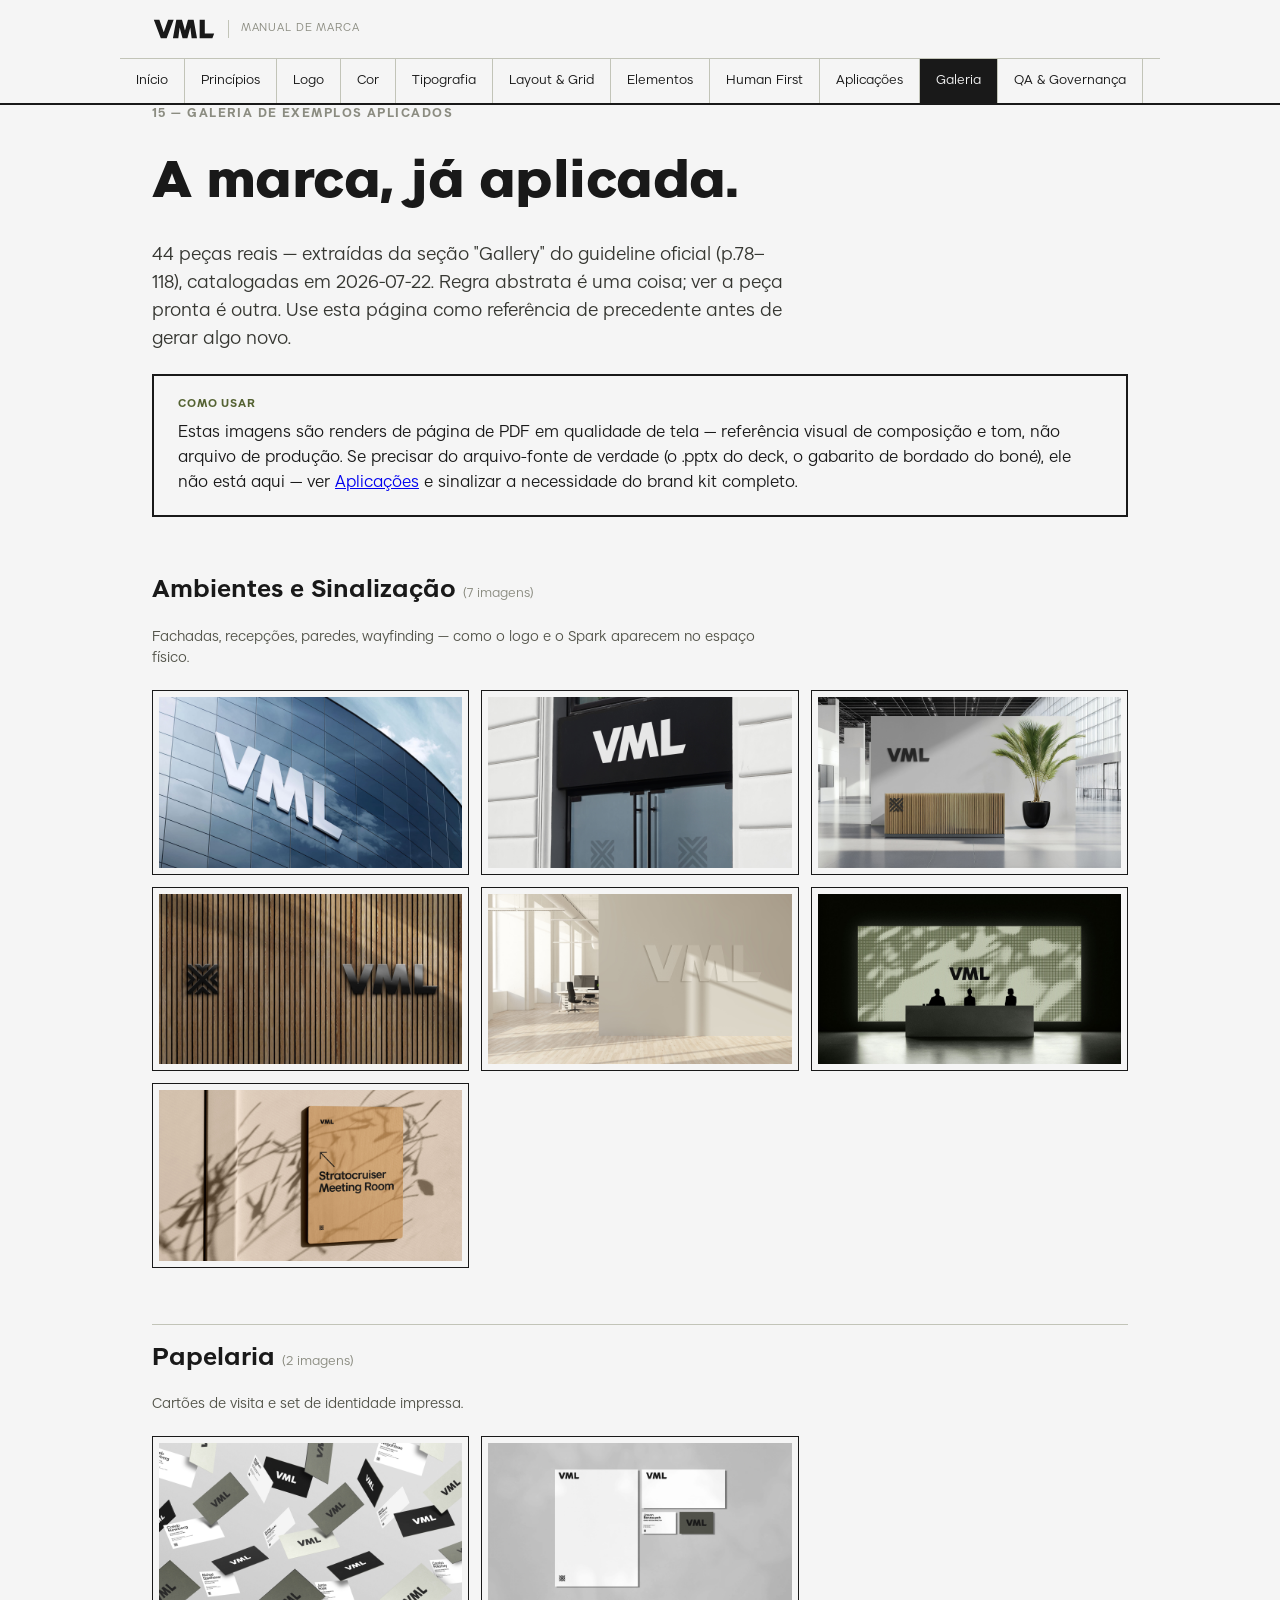
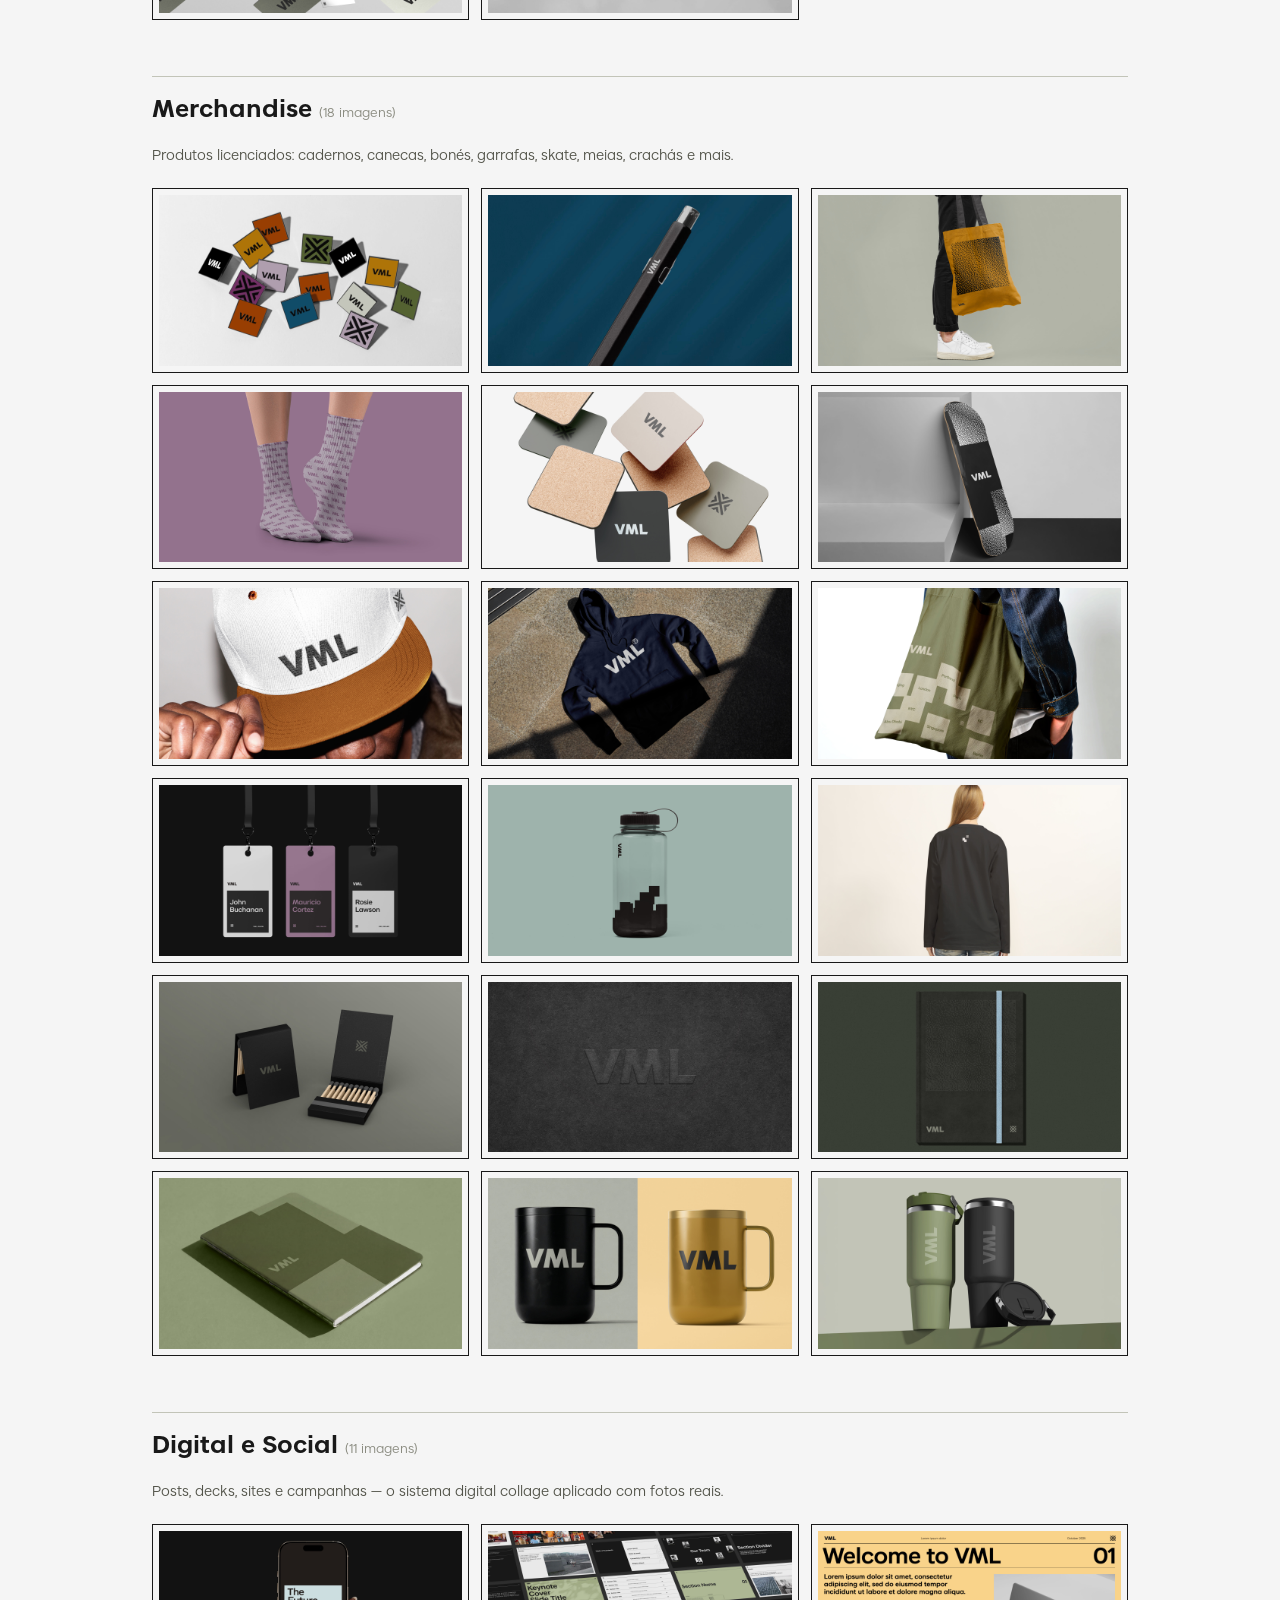
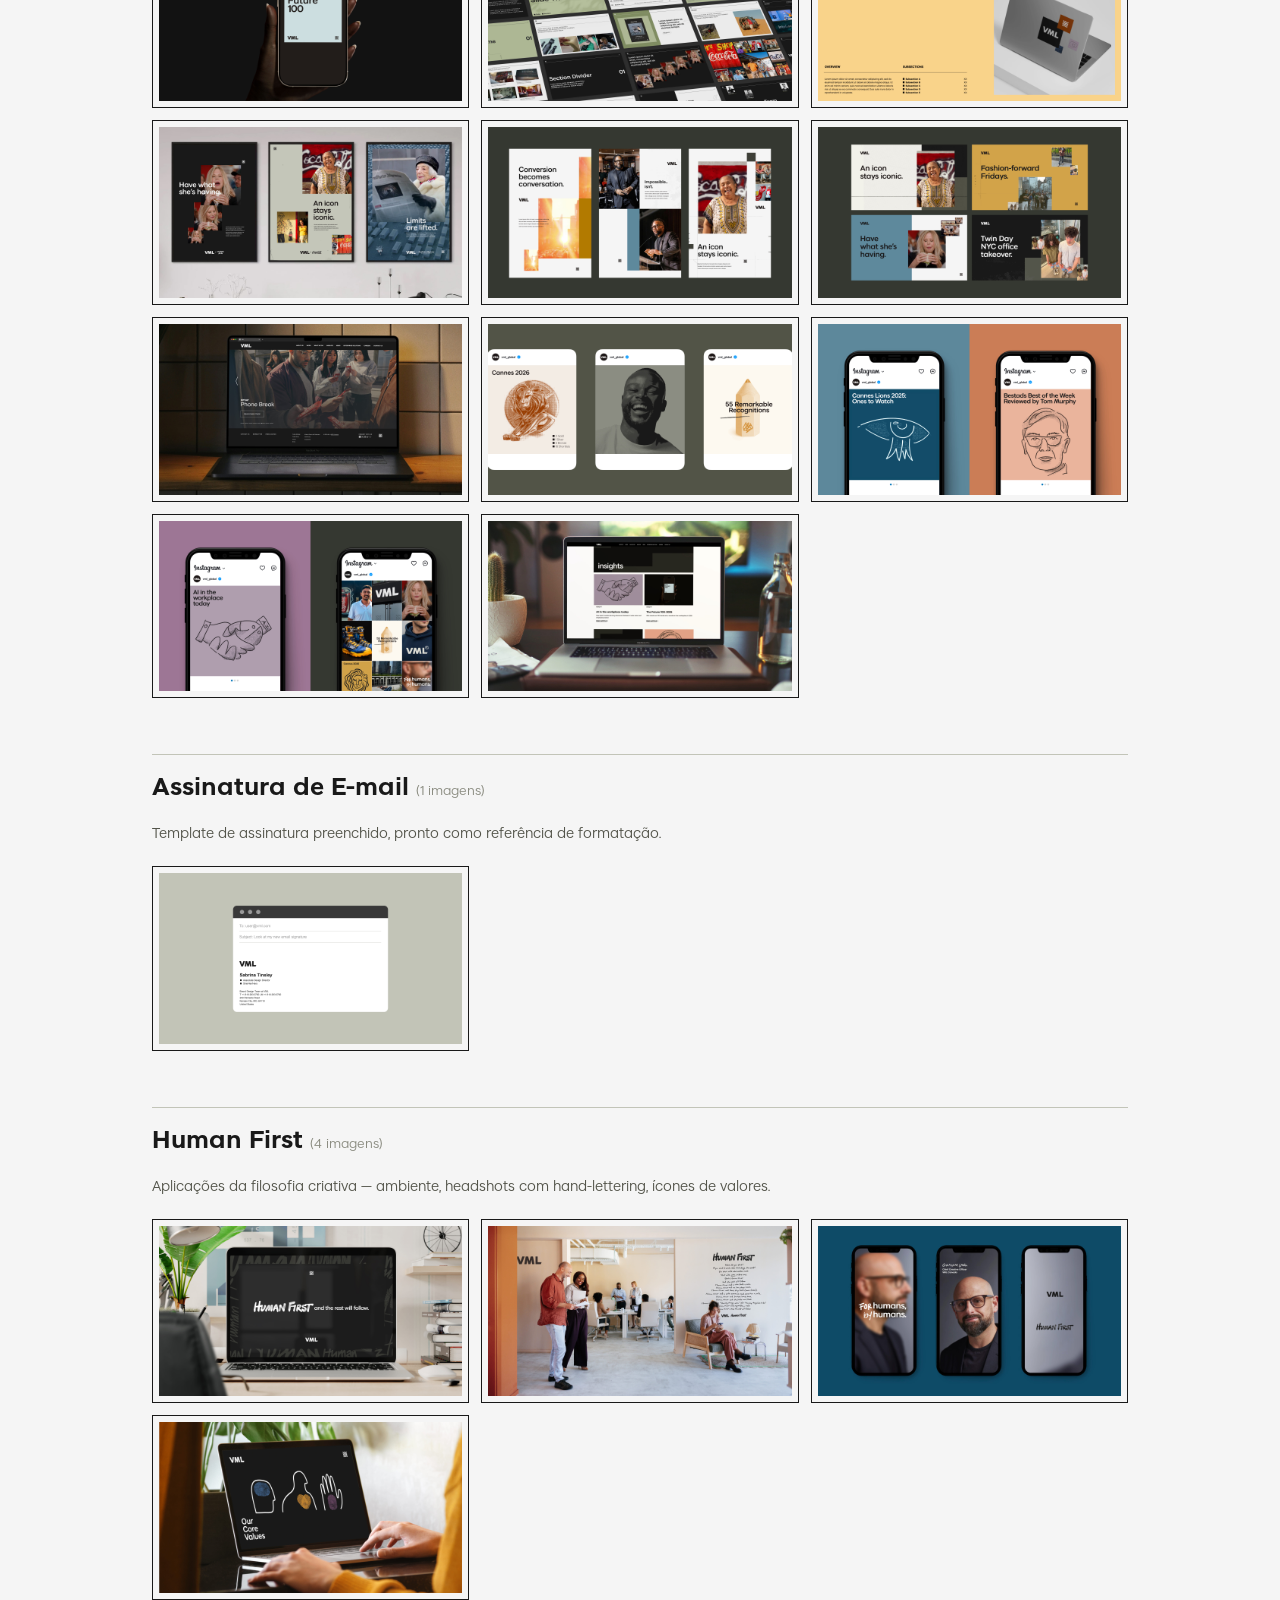
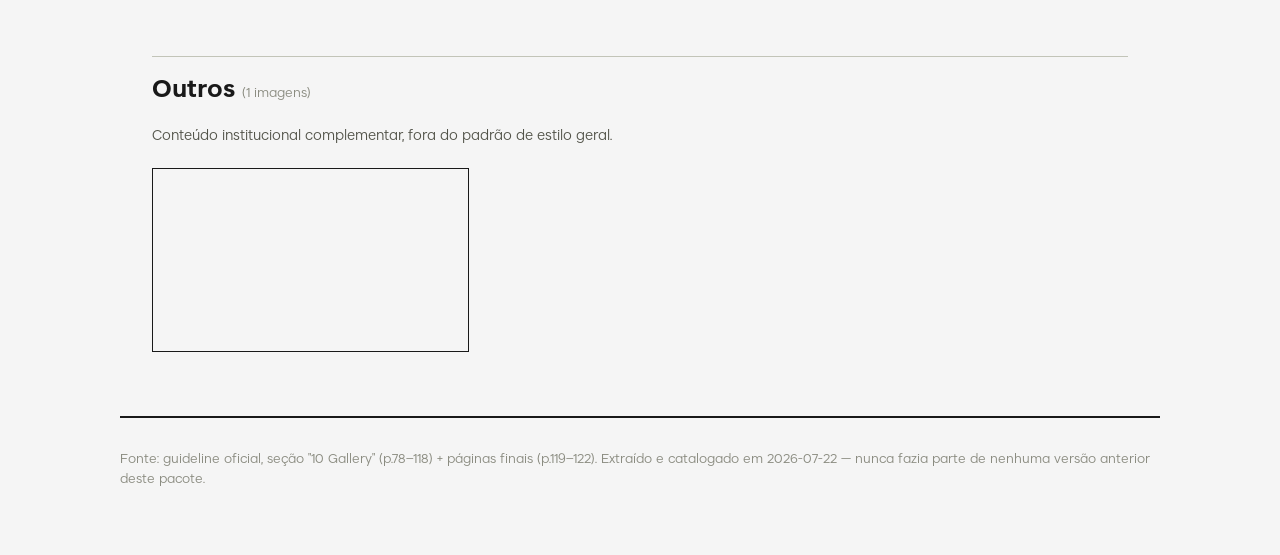
<file: docs/galeria.html>
<!DOCTYPE html>
<html lang="pt-BR">
<head>
<meta charset="UTF-8">
<title>Galeria de Exemplos — Manual de Marca VML</title>
<link rel="stylesheet" href="css/style.css">
</head>
<body>

<header class="top">
  <div class="bar">
    <a class="brand" href="index.html">
      <img src="img/logo/vml-wordmark-black.svg" alt="VML">
      <img src="img/logo/vml-wordmark-white.svg" alt="VML">
      <span class="tag">Manual de Marca</span>
    </a>
  </div>
  <nav class="tabs">
    <a href="index.html">Início</a>
    <a href="principios.html">Princípios</a>
    <a href="logo.html">Logo</a>
    <a href="cor.html">Cor</a>
    <a href="tipografia.html">Tipografia</a>
    <a href="layout.html">Layout &amp; Grid</a>
    <a href="elementos.html">Elementos</a>
    <a href="human-first.html">Human First</a>
    <a href="aplicacoes.html">Aplicações</a>
    <a href="galeria.html" class="active">Galeria</a>
    <a href="governanca.html">QA &amp; Governança</a>
  </nav>
</header>

<main class="wrap">
  <p class="kicker">15 — Galeria de exemplos aplicados</p>
  <h1>A marca, já aplicada.</h1>
  <p class="lede">44 peças reais — extraídas da seção "Gallery" do guideline oficial (p.78–118), catalogadas em 2026-07-22. Regra abstrata é uma coisa; ver a peça pronta é outra. Use esta página como referência de precedente antes de gerar algo novo.</p>

  <div class="rule">
    <div class="label">Como usar</div>
    Estas imagens são renders de página de PDF em qualidade de tela — referência visual de composição e tom, não arquivo de produção. Se precisar do arquivo-fonte de verdade (o .pptx do deck, o gabarito de bordado do boné), ele não está aqui — ver <a href="aplicacoes.html">Aplicações</a> e sinalizar a necessidade do brand kit completo.
  </div>

  <h2>Ambientes e Sinalização <span style="font-size:13px; color:var(--gray); font-weight:400;">(7 imagens)</span></h2>
  <p style="font-size:14px; color:var(--med-gray); max-width:640px;">Fachadas, recepções, paredes, wayfinding — como o logo e o Spark aparecem no espaço físico.</p>
  <div class="gallery-grid">
    <div class="figure"><img src="img/galeria/ambientes/gallery_p079.jpg" alt="Ambientes e Sinalização — exemplo" loading="lazy"></div>
    <div class="figure"><img src="img/galeria/ambientes/gallery_p080.jpg" alt="Ambientes e Sinalização — exemplo" loading="lazy"></div>
    <div class="figure"><img src="img/galeria/ambientes/gallery_p081.jpg" alt="Ambientes e Sinalização — exemplo" loading="lazy"></div>
    <div class="figure"><img src="img/galeria/ambientes/gallery_p082.jpg" alt="Ambientes e Sinalização — exemplo" loading="lazy"></div>
    <div class="figure"><img src="img/galeria/ambientes/gallery_p083.jpg" alt="Ambientes e Sinalização — exemplo" loading="lazy"></div>
    <div class="figure"><img src="img/galeria/ambientes/gallery_p084.jpg" alt="Ambientes e Sinalização — exemplo" loading="lazy"></div>
    <div class="figure"><img src="img/galeria/ambientes/gallery_p085.jpg" alt="Ambientes e Sinalização — exemplo" loading="lazy"></div>
  </div>

  <h2>Papelaria <span style="font-size:13px; color:var(--gray); font-weight:400;">(2 imagens)</span></h2>
  <p style="font-size:14px; color:var(--med-gray); max-width:640px;">Cartões de visita e set de identidade impressa.</p>
  <div class="gallery-grid">
    <div class="figure"><img src="img/galeria/papelaria/gallery_p086.jpg" alt="Papelaria — exemplo" loading="lazy"></div>
    <div class="figure"><img src="img/galeria/papelaria/gallery_p087.jpg" alt="Papelaria — exemplo" loading="lazy"></div>
  </div>

  <h2>Merchandise <span style="font-size:13px; color:var(--gray); font-weight:400;">(18 imagens)</span></h2>
  <p style="font-size:14px; color:var(--med-gray); max-width:640px;">Produtos licenciados: cadernos, canecas, bonés, garrafas, skate, meias, crachás e mais.</p>
  <div class="gallery-grid">
    <div class="figure"><img src="img/galeria/merchandise/gallery_p088.jpg" alt="Merchandise — exemplo" loading="lazy"></div>
    <div class="figure"><img src="img/galeria/merchandise/gallery_p089.jpg" alt="Merchandise — exemplo" loading="lazy"></div>
    <div class="figure"><img src="img/galeria/merchandise/gallery_p090.jpg" alt="Merchandise — exemplo" loading="lazy"></div>
    <div class="figure"><img src="img/galeria/merchandise/gallery_p091.jpg" alt="Merchandise — exemplo" loading="lazy"></div>
    <div class="figure"><img src="img/galeria/merchandise/gallery_p092.jpg" alt="Merchandise — exemplo" loading="lazy"></div>
    <div class="figure"><img src="img/galeria/merchandise/gallery_p093.jpg" alt="Merchandise — exemplo" loading="lazy"></div>
    <div class="figure"><img src="img/galeria/merchandise/gallery_p094.jpg" alt="Merchandise — exemplo" loading="lazy"></div>
    <div class="figure"><img src="img/galeria/merchandise/gallery_p095.jpg" alt="Merchandise — exemplo" loading="lazy"></div>
    <div class="figure"><img src="img/galeria/merchandise/gallery_p096.jpg" alt="Merchandise — exemplo" loading="lazy"></div>
    <div class="figure"><img src="img/galeria/merchandise/gallery_p097.jpg" alt="Merchandise — exemplo" loading="lazy"></div>
    <div class="figure"><img src="img/galeria/merchandise/gallery_p098.jpg" alt="Merchandise — exemplo" loading="lazy"></div>
    <div class="figure"><img src="img/galeria/merchandise/gallery_p099.jpg" alt="Merchandise — exemplo" loading="lazy"></div>
    <div class="figure"><img src="img/galeria/merchandise/gallery_p100.jpg" alt="Merchandise — exemplo" loading="lazy"></div>
    <div class="figure"><img src="img/galeria/merchandise/gallery_p101.jpg" alt="Merchandise — exemplo" loading="lazy"></div>
    <div class="figure"><img src="img/galeria/merchandise/gallery_p102.jpg" alt="Merchandise — exemplo" loading="lazy"></div>
    <div class="figure"><img src="img/galeria/merchandise/gallery_p103.jpg" alt="Merchandise — exemplo" loading="lazy"></div>
    <div class="figure"><img src="img/galeria/merchandise/gallery_p104.jpg" alt="Merchandise — exemplo" loading="lazy"></div>
    <div class="figure"><img src="img/galeria/merchandise/gallery_p105.jpg" alt="Merchandise — exemplo" loading="lazy"></div>
  </div>

  <h2>Digital e Social <span style="font-size:13px; color:var(--gray); font-weight:400;">(11 imagens)</span></h2>
  <p style="font-size:14px; color:var(--med-gray); max-width:640px;">Posts, decks, sites e campanhas — o sistema digital collage aplicado com fotos reais.</p>
  <div class="gallery-grid">
    <div class="figure"><img src="img/galeria/digital_social/gallery_p106.jpg" alt="Digital e Social — exemplo" loading="lazy"></div>
    <div class="figure"><img src="img/galeria/digital_social/gallery_p107.jpg" alt="Digital e Social — exemplo" loading="lazy"></div>
    <div class="figure"><img src="img/galeria/digital_social/gallery_p108.jpg" alt="Digital e Social — exemplo" loading="lazy"></div>
    <div class="figure"><img src="img/galeria/digital_social/gallery_p109.jpg" alt="Digital e Social — exemplo" loading="lazy"></div>
    <div class="figure"><img src="img/galeria/digital_social/gallery_p110.jpg" alt="Digital e Social — exemplo" loading="lazy"></div>
    <div class="figure"><img src="img/galeria/digital_social/gallery_p111.jpg" alt="Digital e Social — exemplo" loading="lazy"></div>
    <div class="figure"><img src="img/galeria/digital_social/gallery_p112.jpg" alt="Digital e Social — exemplo" loading="lazy"></div>
    <div class="figure"><img src="img/galeria/digital_social/gallery_p114.jpg" alt="Digital e Social — exemplo" loading="lazy"></div>
    <div class="figure"><img src="img/galeria/digital_social/gallery_p120.jpg" alt="Digital e Social — exemplo" loading="lazy"></div>
    <div class="figure"><img src="img/galeria/digital_social/gallery_p121.jpg" alt="Digital e Social — exemplo" loading="lazy"></div>
    <div class="figure"><img src="img/galeria/digital_social/gallery_p122.jpg" alt="Digital e Social — exemplo" loading="lazy"></div>
  </div>

  <h2>Assinatura de E-mail <span style="font-size:13px; color:var(--gray); font-weight:400;">(1 imagens)</span></h2>
  <p style="font-size:14px; color:var(--med-gray); max-width:640px;">Template de assinatura preenchido, pronto como referência de formatação.</p>
  <div class="gallery-grid">
    <div class="figure"><img src="img/galeria/email/gallery_p113.jpg" alt="Assinatura de E-mail — exemplo" loading="lazy"></div>
  </div>

  <h2>Human First <span style="font-size:13px; color:var(--gray); font-weight:400;">(4 imagens)</span></h2>
  <p style="font-size:14px; color:var(--med-gray); max-width:640px;">Aplicações da filosofia criativa — ambiente, headshots com hand-lettering, ícones de valores.</p>
  <div class="gallery-grid">
    <div class="figure"><img src="img/galeria/human_first/gallery_p115.jpg" alt="Human First — exemplo" loading="lazy"></div>
    <div class="figure"><img src="img/galeria/human_first/gallery_p116.jpg" alt="Human First — exemplo" loading="lazy"></div>
    <div class="figure"><img src="img/galeria/human_first/gallery_p117.jpg" alt="Human First — exemplo" loading="lazy"></div>
    <div class="figure"><img src="img/galeria/human_first/gallery_p118.jpg" alt="Human First — exemplo" loading="lazy"></div>
  </div>

  <h2>Outros <span style="font-size:13px; color:var(--gray); font-weight:400;">(1 imagens)</span></h2>
  <p style="font-size:14px; color:var(--med-gray); max-width:640px;">Conteúdo institucional complementar, fora do padrão de estilo geral.</p>
  <div class="gallery-grid">
    <div class="figure"><img src="img/galeria/outros/gallery_p119.jpg" alt="Outros — exemplo" loading="lazy"></div>
  </div>
</main>

<footer class="site wrap">
  Fonte: guideline oficial, seção "10 Gallery" (p.78–118) + páginas finais (p.119–122). Extraído e catalogado em 2026-07-22 — nunca fazia parte de nenhuma versão anterior deste pacote.
</footer>

</body>
</html>
</file>
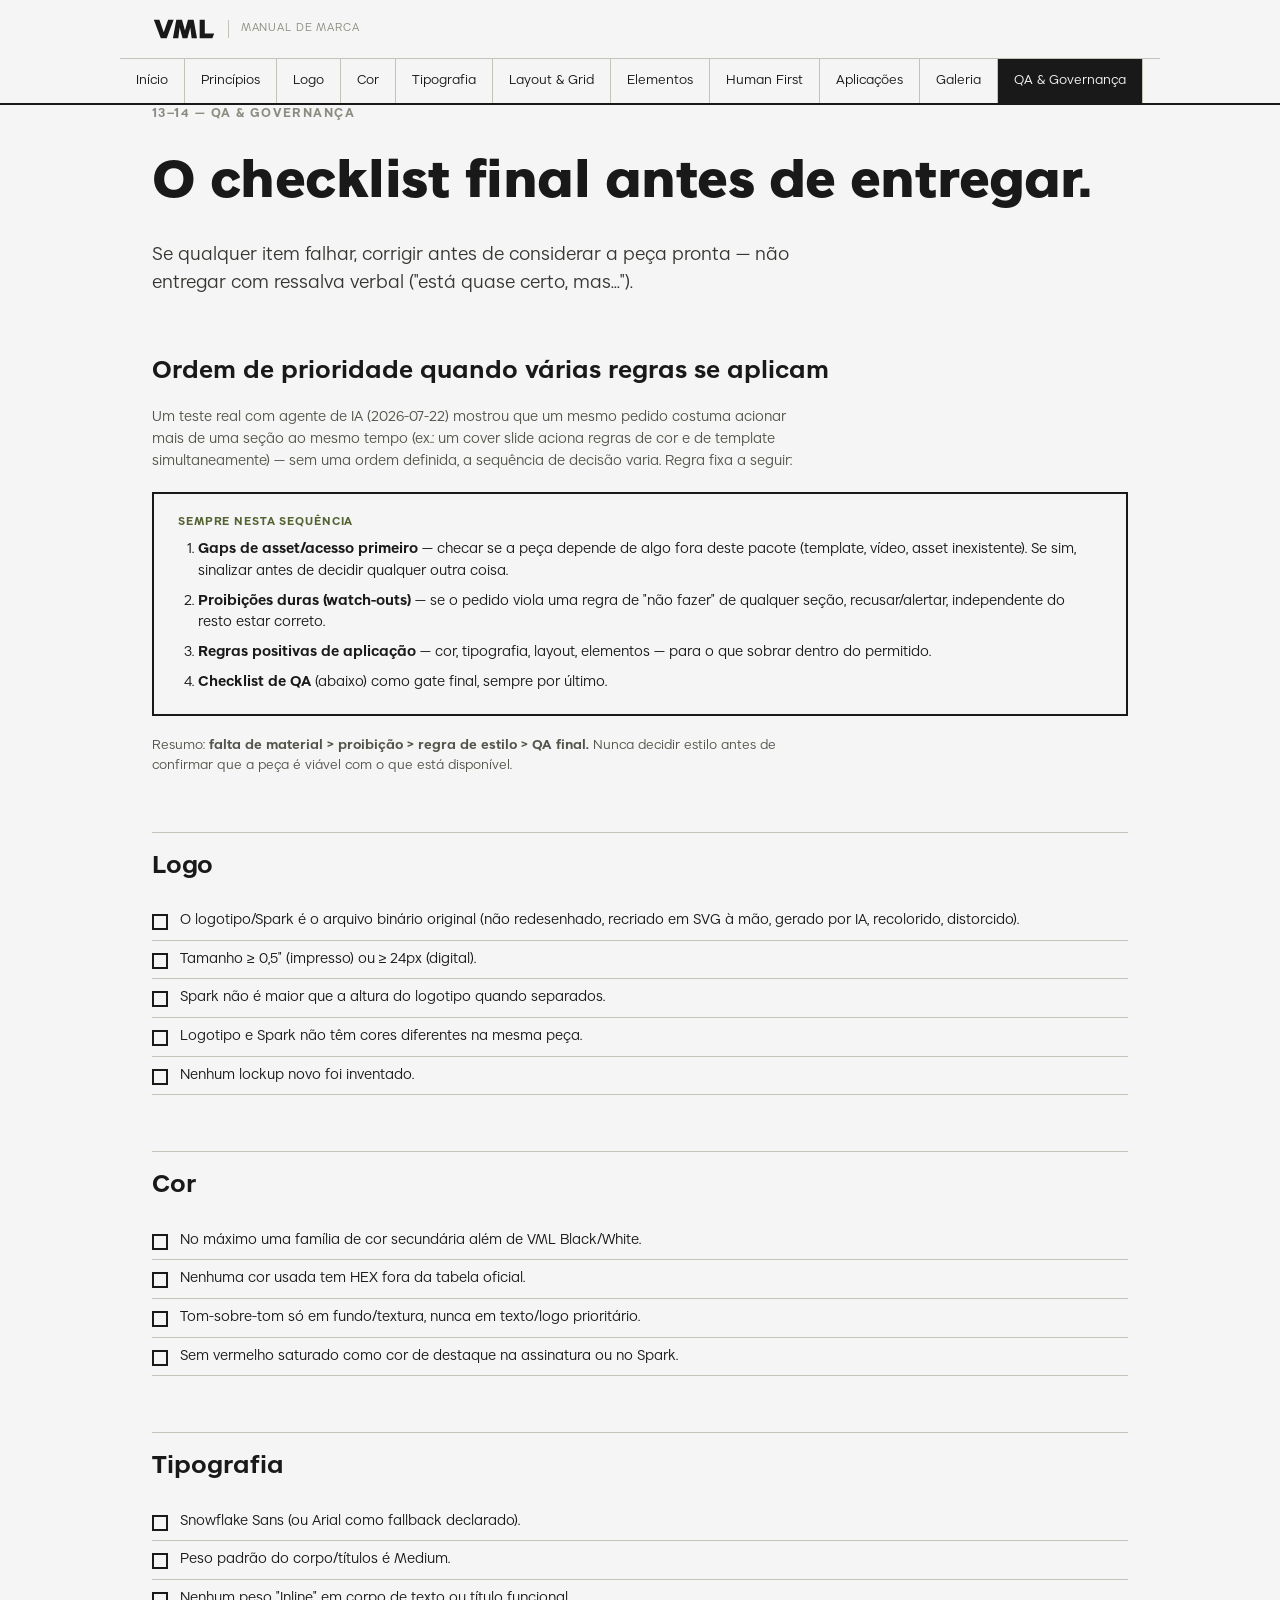
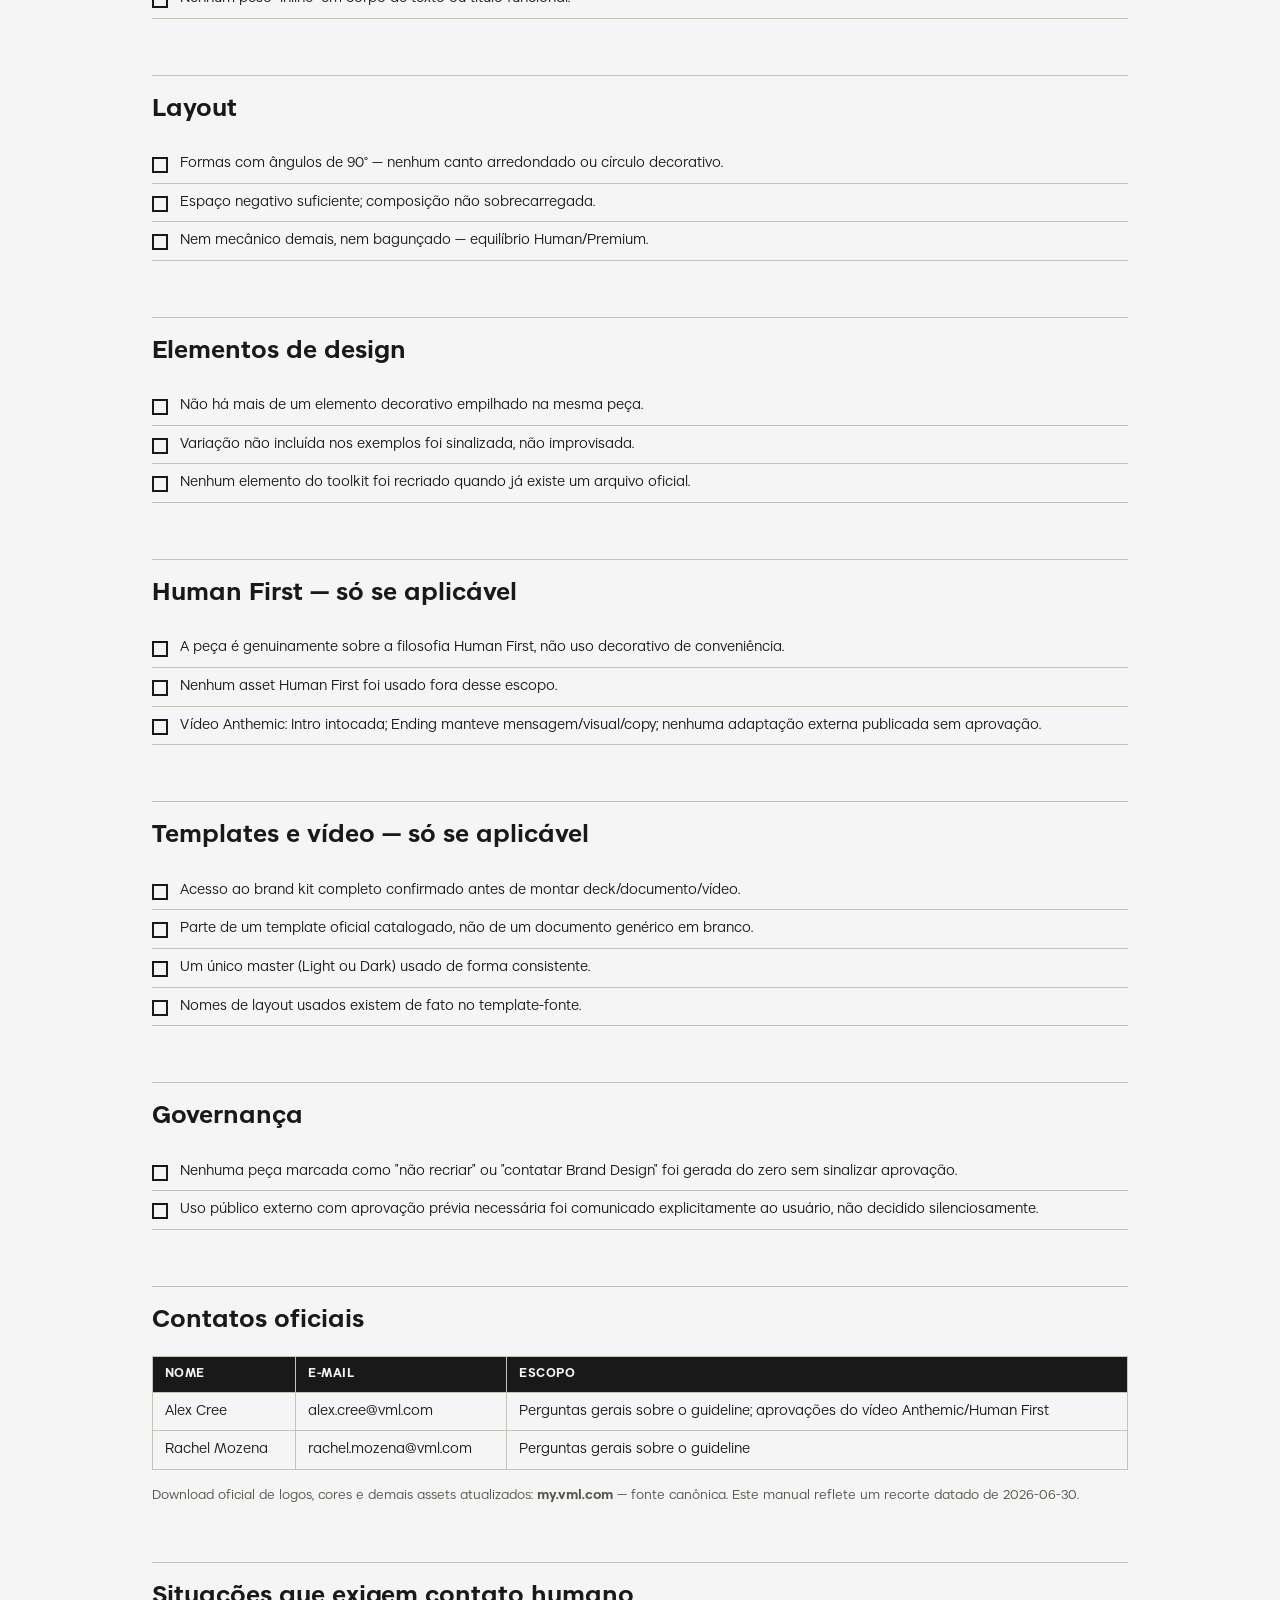
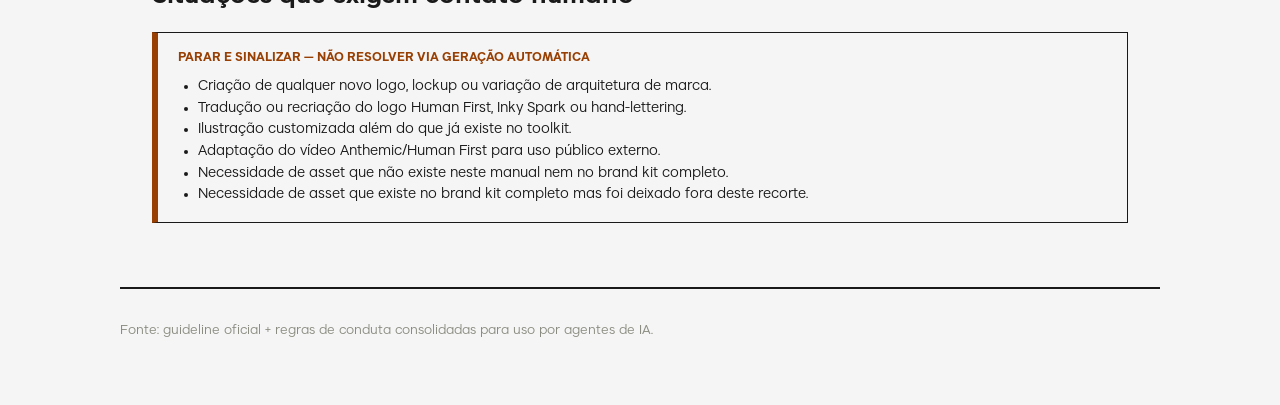
<file: docs/governanca.html>
<!DOCTYPE html>
<html lang="pt-BR">
<head>
<meta charset="UTF-8">
<title>QA & Governança — Manual de Marca VML</title>
<link rel="stylesheet" href="css/style.css">
</head>
<body>

<header class="top">
  <div class="bar">
    <a class="brand" href="index.html">
      <img src="img/logo/vml-wordmark-black.svg" alt="VML">
      <img src="img/logo/vml-wordmark-white.svg" alt="VML">
      <span class="tag">Manual de Marca</span>
    </a>
  </div>
  <nav class="tabs">
    <a href="index.html">Início</a>
    <a href="principios.html">Princípios</a>
    <a href="logo.html">Logo</a>
    <a href="cor.html">Cor</a>
    <a href="tipografia.html">Tipografia</a>
    <a href="layout.html">Layout &amp; Grid</a>
    <a href="elementos.html">Elementos</a>
    <a href="human-first.html">Human First</a>
    <a href="aplicacoes.html">Aplicações</a>
    <a href="galeria.html">Galeria</a>
    <a href="governanca.html" class="active">QA &amp; Governança</a>
  </nav>
</header>

<main class="wrap">
  <p class="kicker">13–14 — QA &amp; Governança</p>
  <h1>O checklist final antes de entregar.</h1>
  <p class="lede">Se qualquer item falhar, corrigir antes de considerar a peça pronta — não entregar com ressalva verbal ("está quase certo, mas...").</p>

  <h2>Ordem de prioridade quando várias regras se aplicam</h2>
  <p style="font-size:14px; max-width:640px; color:var(--med-gray);">Um teste real com agente de IA (2026-07-22) mostrou que um mesmo pedido costuma acionar mais de uma seção ao mesmo tempo (ex.: um cover slide aciona regras de cor e de template simultaneamente) — sem uma ordem definida, a sequência de decisão varia. Regra fixa a seguir:</p>
  <div class="rule hard">
    <div class="label">Sempre nesta sequência</div>
    <ol style="margin:8px 0 0; padding-left:20px; font-size:14px;">
      <li style="margin-bottom:8px;"><b>Gaps de asset/acesso primeiro</b> — checar se a peça depende de algo fora deste pacote (template, vídeo, asset inexistente). Se sim, sinalizar antes de decidir qualquer outra coisa.</li>
      <li style="margin-bottom:8px;"><b>Proibições duras (watch-outs)</b> — se o pedido viola uma regra de "não fazer" de qualquer seção, recusar/alertar, independente do resto estar correto.</li>
      <li style="margin-bottom:8px;"><b>Regras positivas de aplicação</b> — cor, tipografia, layout, elementos — para o que sobrar dentro do permitido.</li>
      <li><b>Checklist de QA</b> (abaixo) como gate final, sempre por último.</li>
    </ol>
  </div>
  <p style="font-size:13px; color:var(--med-gray); max-width:640px;">Resumo: <b>falta de material &gt; proibição &gt; regra de estilo &gt; QA final.</b> Nunca decidir estilo antes de confirmar que a peça é viável com o que está disponível.</p>

  <h2>Logo</h2>
  <ul class="checklist">
    <li>O logotipo/Spark é o arquivo binário original (não redesenhado, recriado em SVG à mão, gerado por IA, recolorido, distorcido).</li>
    <li>Tamanho ≥ 0,5" (impresso) ou ≥ 24px (digital).</li>
    <li>Spark não é maior que a altura do logotipo quando separados.</li>
    <li>Logotipo e Spark não têm cores diferentes na mesma peça.</li>
    <li>Nenhum lockup novo foi inventado.</li>
  </ul>

  <h2>Cor</h2>
  <ul class="checklist">
    <li>No máximo uma família de cor secundária além de VML Black/White.</li>
    <li>Nenhuma cor usada tem HEX fora da tabela oficial.</li>
    <li>Tom-sobre-tom só em fundo/textura, nunca em texto/logo prioritário.</li>
    <li>Sem vermelho saturado como cor de destaque na assinatura ou no Spark.</li>
  </ul>

  <h2>Tipografia</h2>
  <ul class="checklist">
    <li>Snowflake Sans (ou Arial como fallback declarado).</li>
    <li>Peso padrão do corpo/títulos é Medium.</li>
    <li>Nenhum peso "Inline" em corpo de texto ou título funcional.</li>
  </ul>

  <h2>Layout</h2>
  <ul class="checklist">
    <li>Formas com ângulos de 90° — nenhum canto arredondado ou círculo decorativo.</li>
    <li>Espaço negativo suficiente; composição não sobrecarregada.</li>
    <li>Nem mecânico demais, nem bagunçado — equilíbrio Human/Premium.</li>
  </ul>

  <h2>Elementos de design</h2>
  <ul class="checklist">
    <li>Não há mais de um elemento decorativo empilhado na mesma peça.</li>
    <li>Variação não incluída nos exemplos foi sinalizada, não improvisada.</li>
    <li>Nenhum elemento do toolkit foi recriado quando já existe um arquivo oficial.</li>
  </ul>

  <h2>Human First — só se aplicável</h2>
  <ul class="checklist">
    <li>A peça é genuinamente sobre a filosofia Human First, não uso decorativo de conveniência.</li>
    <li>Nenhum asset Human First foi usado fora desse escopo.</li>
    <li>Vídeo Anthemic: Intro intocada; Ending manteve mensagem/visual/copy; nenhuma adaptação externa publicada sem aprovação.</li>
  </ul>

  <h2>Templates e vídeo — só se aplicável</h2>
  <ul class="checklist">
    <li>Acesso ao brand kit completo confirmado antes de montar deck/documento/vídeo.</li>
    <li>Parte de um template oficial catalogado, não de um documento genérico em branco.</li>
    <li>Um único master (Light ou Dark) usado de forma consistente.</li>
    <li>Nomes de layout usados existem de fato no template-fonte.</li>
  </ul>

  <h2>Governança</h2>
  <ul class="checklist">
    <li>Nenhuma peça marcada como "não recriar" ou "contatar Brand Design" foi gerada do zero sem sinalizar aprovação.</li>
    <li>Uso público externo com aprovação prévia necessária foi comunicado explicitamente ao usuário, não decidido silenciosamente.</li>
  </ul>

  <h2>Contatos oficiais</h2>
  <table>
    <tr><th>Nome</th><th>E-mail</th><th>Escopo</th></tr>
    <tr><td>Alex Cree</td><td>alex.cree@vml.com</td><td>Perguntas gerais sobre o guideline; aprovações do vídeo Anthemic/Human First</td></tr>
    <tr><td>Rachel Mozena</td><td>rachel.mozena@vml.com</td><td>Perguntas gerais sobre o guideline</td></tr>
  </table>
  <p style="font-size:13px; color:var(--med-gray);">Download oficial de logos, cores e demais assets atualizados: <b>my.vml.com</b> — fonte canônica. Este manual reflete um recorte datado de 2026-06-30.</p>

  <h2>Situações que exigem contato humano</h2>
  <div class="dont">
    <div class="label">Parar e sinalizar — não resolver via geração automática</div>
    <ul style="margin:8px 0 0; padding-left:20px; font-size:14px;">
      <li>Criação de qualquer novo logo, lockup ou variação de arquitetura de marca.</li>
      <li>Tradução ou recriação do logo Human First, Inky Spark ou hand-lettering.</li>
      <li>Ilustração customizada além do que já existe no toolkit.</li>
      <li>Adaptação do vídeo Anthemic/Human First para uso público externo.</li>
      <li>Necessidade de asset que não existe neste manual nem no brand kit completo.</li>
      <li>Necessidade de asset que existe no brand kit completo mas foi deixado fora deste recorte.</li>
    </ul>
  </div>
</main>

<footer class="site wrap">
  Fonte: guideline oficial + regras de conduta consolidadas para uso por agentes de IA.
</footer>

</body>
</html>
</file>
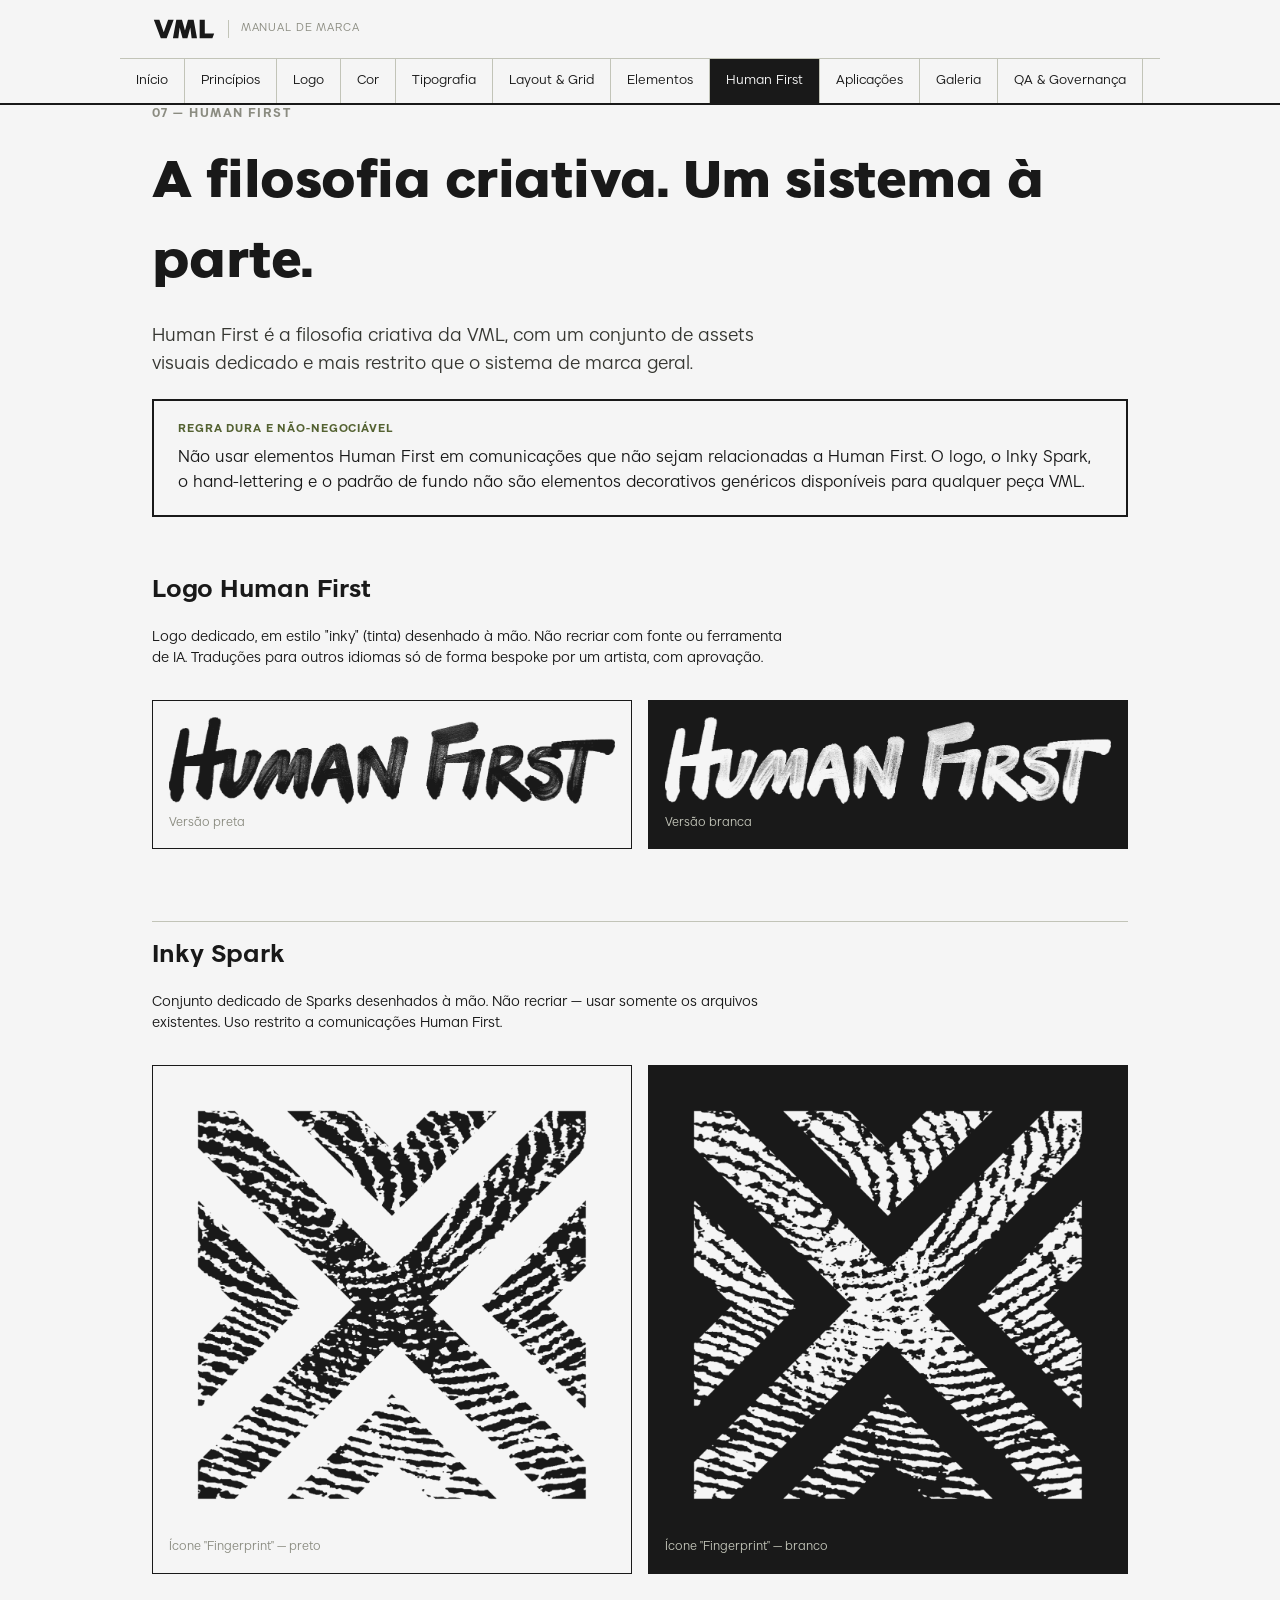
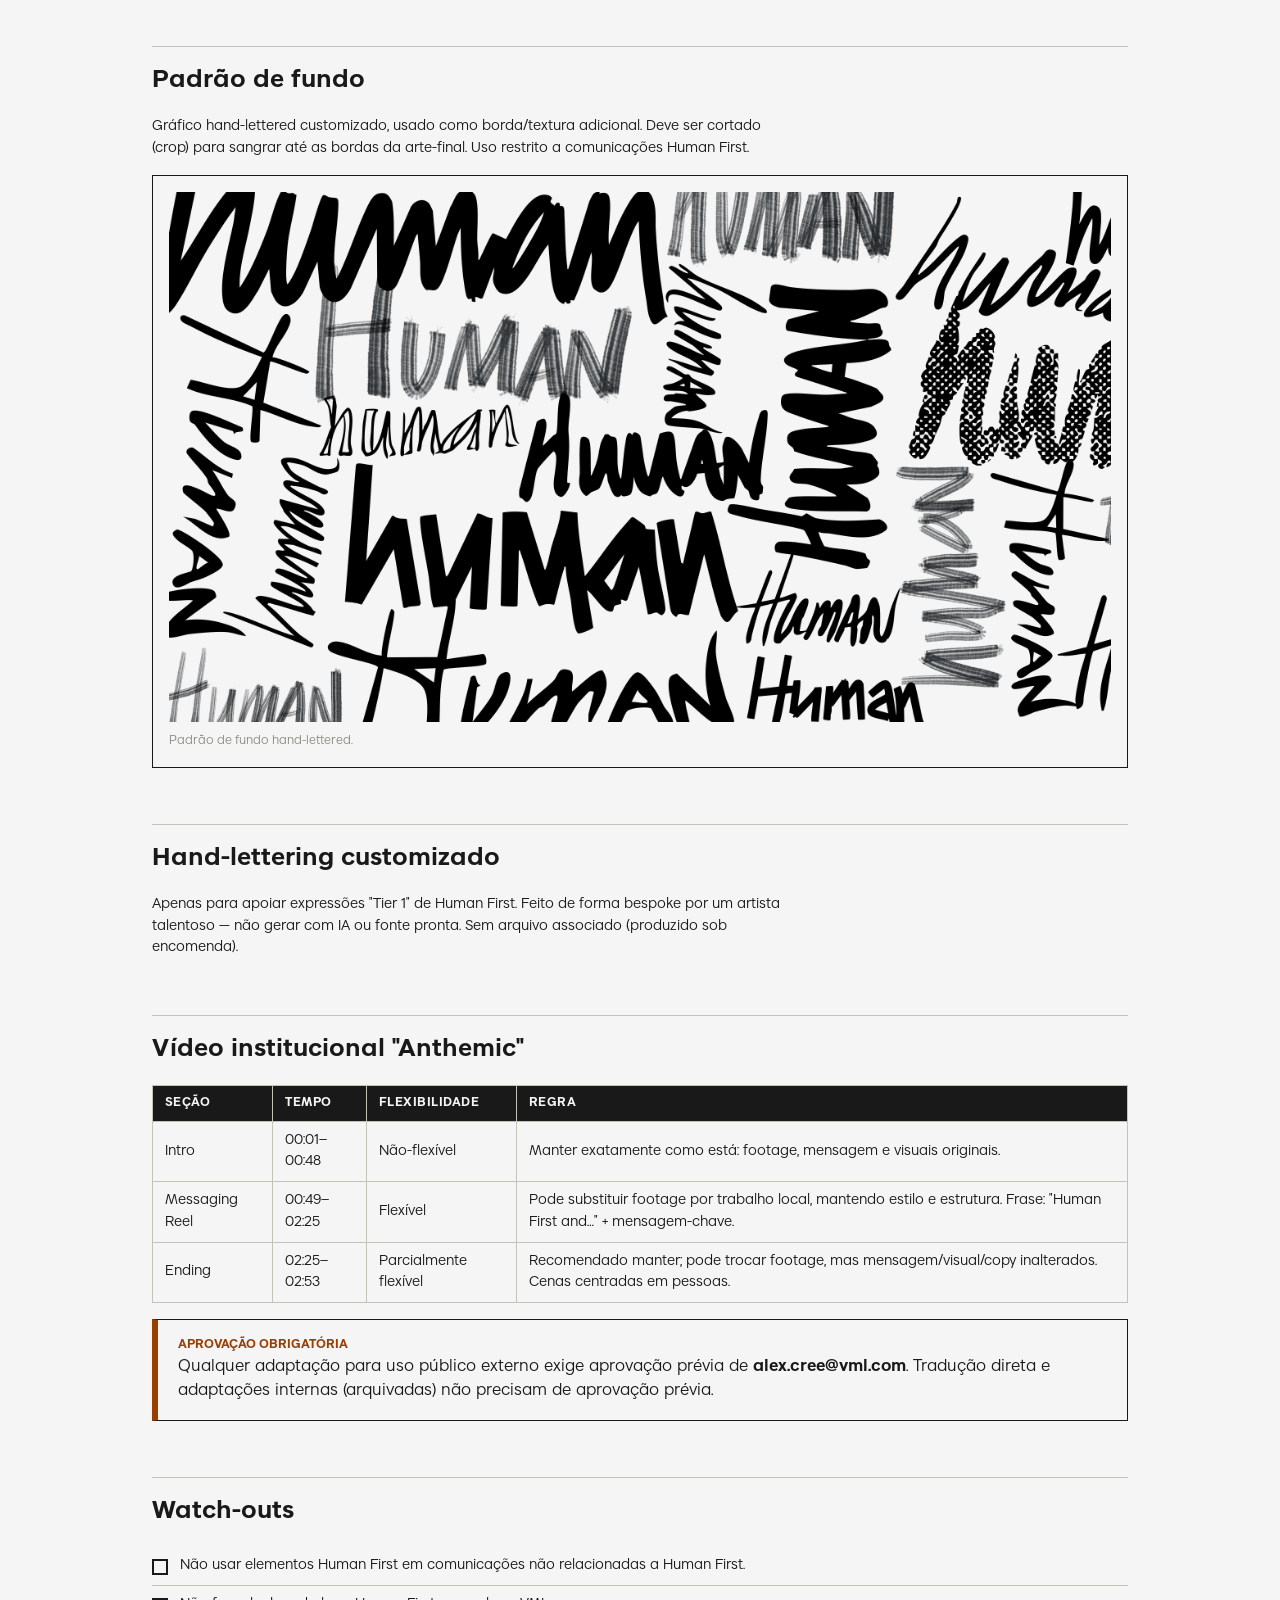
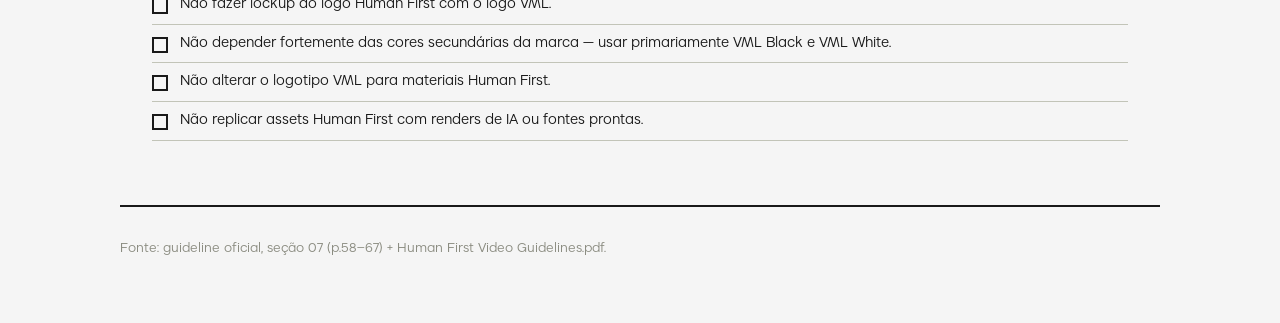
<file: docs/human-first.html>
<!DOCTYPE html>
<html lang="pt-BR">
<head>
<meta charset="UTF-8">
<title>Human First — Manual de Marca VML</title>
<link rel="stylesheet" href="css/style.css">
</head>
<body>

<header class="top">
  <div class="bar">
    <a class="brand" href="index.html">
      <img src="img/logo/vml-wordmark-black.svg" alt="VML">
      <img src="img/logo/vml-wordmark-white.svg" alt="VML">
      <span class="tag">Manual de Marca</span>
    </a>
  </div>
  <nav class="tabs">
    <a href="index.html">Início</a>
    <a href="principios.html">Princípios</a>
    <a href="logo.html">Logo</a>
    <a href="cor.html">Cor</a>
    <a href="tipografia.html">Tipografia</a>
    <a href="layout.html">Layout &amp; Grid</a>
    <a href="elementos.html">Elementos</a>
    <a href="human-first.html" class="active">Human First</a>
    <a href="aplicacoes.html">Aplicações</a>
    <a href="galeria.html">Galeria</a>
    <a href="governanca.html">QA &amp; Governança</a>
  </nav>
</header>

<main class="wrap">
  <p class="kicker">07 — Human First</p>
  <h1>A filosofia criativa. Um sistema à parte.</h1>
  <p class="lede">Human First é a filosofia criativa da VML, com um conjunto de assets visuais dedicado e mais restrito que o sistema de marca geral.</p>

  <div class="rule hard">
    <div class="label">Regra dura e não-negociável</div>
    Não usar elementos Human First em comunicações que não sejam relacionadas a Human First. O logo, o Inky Spark, o hand-lettering e o padrão de fundo não são elementos decorativos genéricos disponíveis para qualquer peça VML.
  </div>

  <h2>Logo Human First</h2>
  <p style="font-size:14px; max-width:640px;">Logo dedicado, em estilo "inky" (tinta) desenhado à mão. Não recriar com fonte ou ferramenta de IA. Traduções para outros idiomas só de forma bespoke por um artista, com aprovação.</p>
  <div style="display:flex; gap:16px; flex-wrap:wrap;">
    <div class="figure" style="flex:1; min-width:220px;"><img src="img/exemplos/exemplo_human_first_logo_VMLBlack.png" alt="Logo Human First, preto"><figcaption>Versão preta</figcaption></div>
    <div class="figure on-black" style="flex:1; min-width:220px;"><img src="img/exemplos/exemplo_human_first_logo_VMLWhite.png" alt="Logo Human First, branco"><figcaption>Versão branca</figcaption></div>
  </div>

  <h2>Inky Spark</h2>
  <p style="font-size:14px; max-width:640px;">Conjunto dedicado de Sparks desenhados à mão. Não recriar — usar somente os arquivos existentes. Uso restrito a comunicações Human First.</p>
  <div style="display:flex; gap:16px; flex-wrap:wrap;">
    <div class="figure" style="flex:1; min-width:220px;"><img src="img/exemplos/exemplo_human_first_inky_spark_VMLBlack.png" alt="Inky Spark, preto"><figcaption>Ícone "Fingerprint" — preto</figcaption></div>
    <div class="figure on-black" style="flex:1; min-width:220px;"><img src="img/exemplos/exemplo_human_first_inky_spark_VMLWhite.png" alt="Inky Spark, branco"><figcaption>Ícone "Fingerprint" — branco</figcaption></div>
  </div>

  <h2>Padrão de fundo</h2>
  <p style="font-size:14px; max-width:640px;">Gráfico hand-lettered customizado, usado como borda/textura adicional. Deve ser cortado (crop) para sangrar até as bordas da arte-final. Uso restrito a comunicações Human First.</p>
  <div class="figure"><img src="img/exemplos/exemplo_human_first_padrao.png" alt="Padrão de fundo Human First"><figcaption>Padrão de fundo hand-lettered.</figcaption></div>

  <h2>Hand-lettering customizado</h2>
  <p style="font-size:14px; max-width:640px;">Apenas para apoiar expressões "Tier 1" de Human First. Feito de forma bespoke por um artista talentoso — não gerar com IA ou fonte pronta. Sem arquivo associado (produzido sob encomenda).</p>

  <h2>Vídeo institucional "Anthemic"</h2>
  <table>
    <tr><th>Seção</th><th>Tempo</th><th>Flexibilidade</th><th>Regra</th></tr>
    <tr><td>Intro</td><td>00:01–00:48</td><td>Não-flexível</td><td>Manter exatamente como está: footage, mensagem e visuais originais.</td></tr>
    <tr><td>Messaging Reel</td><td>00:49–02:25</td><td>Flexível</td><td>Pode substituir footage por trabalho local, mantendo estilo e estrutura. Frase: "Human First and…" + mensagem-chave.</td></tr>
    <tr><td>Ending</td><td>02:25–02:53</td><td>Parcialmente flexível</td><td>Recomendado manter; pode trocar footage, mas mensagem/visual/copy inalterados. Cenas centradas em pessoas.</td></tr>
  </table>
  <div class="dont">
    <div class="label">Aprovação obrigatória</div>
    Qualquer adaptação para uso público externo exige aprovação prévia de <b>alex.cree@vml.com</b>. Tradução direta e adaptações internas (arquivadas) não precisam de aprovação prévia.
  </div>

  <h2>Watch-outs</h2>
  <ul class="checklist">
    <li>Não usar elementos Human First em comunicações não relacionadas a Human First.</li>
    <li>Não fazer lockup do logo Human First com o logo VML.</li>
    <li>Não depender fortemente das cores secundárias da marca — usar primariamente VML Black e VML White.</li>
    <li>Não alterar o logotipo VML para materiais Human First.</li>
    <li>Não replicar assets Human First com renders de IA ou fontes prontas.</li>
  </ul>
</main>

<footer class="site wrap">
  Fonte: guideline oficial, seção 07 (p.58–67) + Human First Video Guidelines.pdf.
</footer>

</body>
</html>
</file>
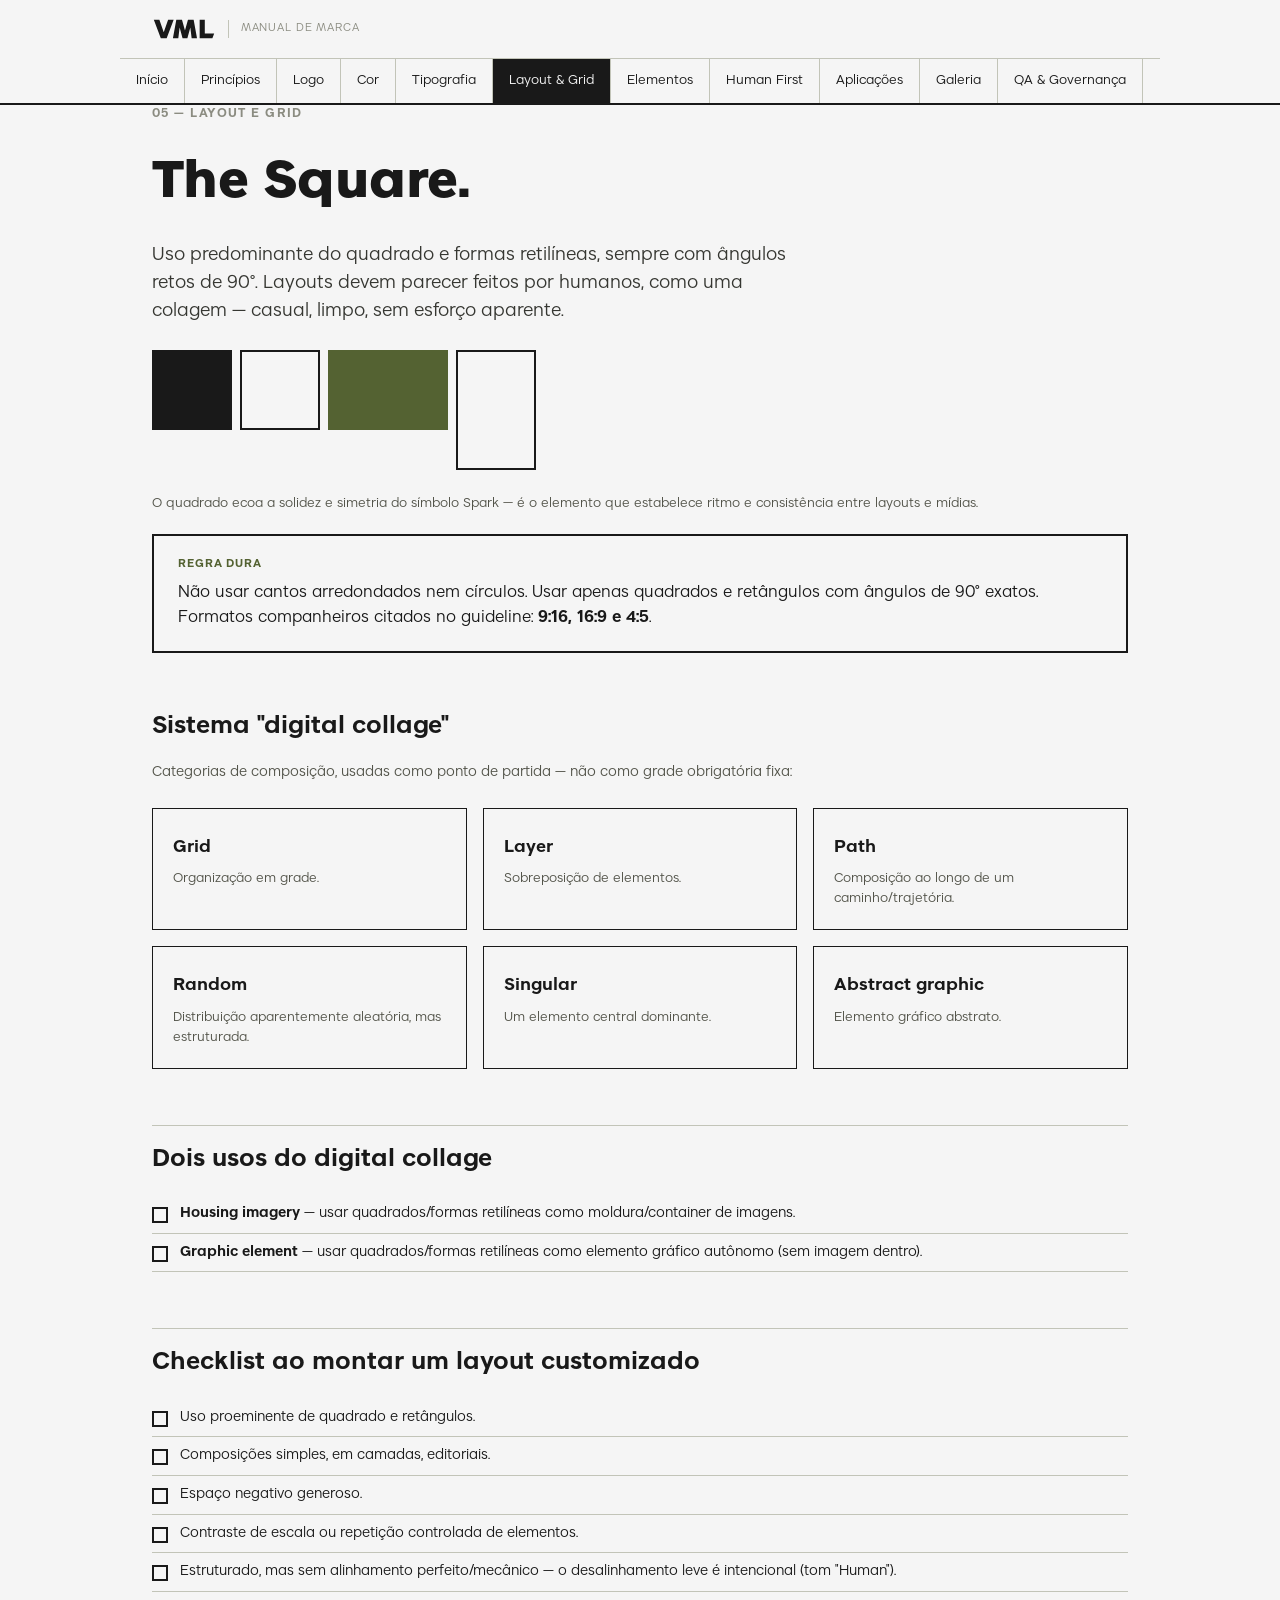
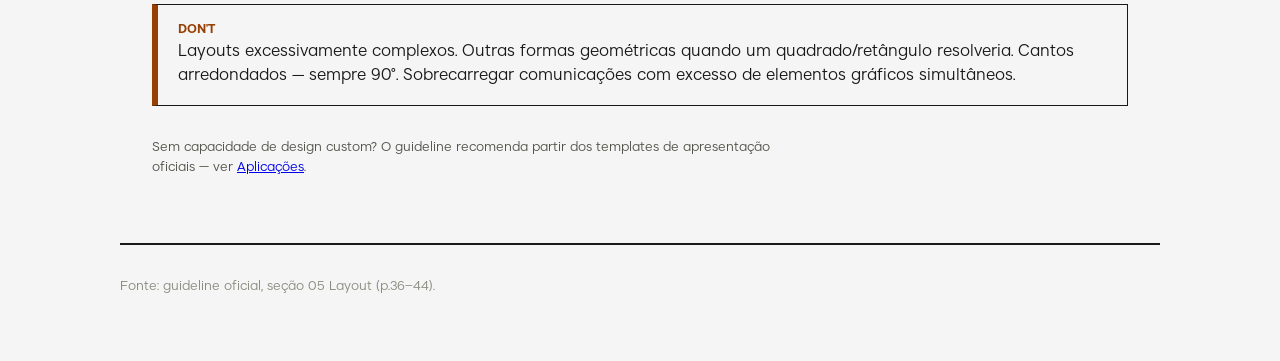
<file: docs/layout.html>
<!DOCTYPE html>
<html lang="pt-BR">
<head>
<meta charset="UTF-8">
<title>Layout & Grid — Manual de Marca VML</title>
<link rel="stylesheet" href="css/style.css">
</head>
<body>

<header class="top">
  <div class="bar">
    <a class="brand" href="index.html">
      <img src="img/logo/vml-wordmark-black.svg" alt="VML">
      <img src="img/logo/vml-wordmark-white.svg" alt="VML">
      <span class="tag">Manual de Marca</span>
    </a>
  </div>
  <nav class="tabs">
    <a href="index.html">Início</a>
    <a href="principios.html">Princípios</a>
    <a href="logo.html">Logo</a>
    <a href="cor.html">Cor</a>
    <a href="tipografia.html">Tipografia</a>
    <a href="layout.html" class="active">Layout &amp; Grid</a>
    <a href="elementos.html">Elementos</a>
    <a href="human-first.html">Human First</a>
    <a href="aplicacoes.html">Aplicações</a>
    <a href="galeria.html">Galeria</a>
    <a href="governanca.html">QA &amp; Governança</a>
  </nav>
</header>

<main class="wrap">
  <p class="kicker">05 — Layout e Grid</p>
  <h1>The Square.</h1>
  <p class="lede">Uso predominante do quadrado e formas retilíneas, sempre com ângulos retos de 90°. Layouts devem parecer feitos por humanos, como uma colagem — casual, limpo, sem esforço aparente.</p>

  <div style="display:flex; gap:8px; margin:24px 0;">
    <div style="width:80px; height:80px; background:var(--vml-black);"></div>
    <div style="width:80px; height:80px; border:2px solid var(--vml-black);"></div>
    <div style="width:120px; height:80px; background:var(--green-dark);"></div>
    <div style="width:80px; height:120px; border:2px solid var(--vml-black);"></div>
  </div>
  <p style="font-size:13px; color:var(--med-gray);">O quadrado ecoa a solidez e simetria do símbolo Spark — é o elemento que estabelece ritmo e consistência entre layouts e mídias.</p>

  <div class="rule hard">
    <div class="label">Regra dura</div>
    Não usar cantos arredondados nem círculos. Usar apenas quadrados e retângulos com ângulos de 90° exatos. Formatos companheiros citados no guideline: <b>9:16, 16:9 e 4:5</b>.
  </div>

  <h2>Sistema "digital collage"</h2>
  <p style="font-size:14px; color:var(--med-gray); max-width:640px;">Categorias de composição, usadas como ponto de partida — não como grade obrigatória fixa:</p>
  <div class="cards">
    <div class="card"><h4>Grid</h4><p>Organização em grade.</p></div>
    <div class="card"><h4>Layer</h4><p>Sobreposição de elementos.</p></div>
    <div class="card"><h4>Path</h4><p>Composição ao longo de um caminho/trajetória.</p></div>
    <div class="card"><h4>Random</h4><p>Distribuição aparentemente aleatória, mas estruturada.</p></div>
    <div class="card"><h4>Singular</h4><p>Um elemento central dominante.</p></div>
    <div class="card"><h4>Abstract graphic</h4><p>Elemento gráfico abstrato.</p></div>
  </div>

  <h2>Dois usos do digital collage</h2>
  <ul class="checklist">
    <li><b>Housing imagery</b> — usar quadrados/formas retilíneas como moldura/container de imagens.</li>
    <li><b>Graphic element</b> — usar quadrados/formas retilíneas como elemento gráfico autônomo (sem imagem dentro).</li>
  </ul>

  <h2>Checklist ao montar um layout customizado</h2>
  <ul class="checklist">
    <li>Uso proeminente de quadrado e retângulos.</li>
    <li>Composições simples, em camadas, editoriais.</li>
    <li>Espaço negativo generoso.</li>
    <li>Contraste de escala ou repetição controlada de elementos.</li>
    <li>Estruturado, mas sem alinhamento perfeito/mecânico — o desalinhamento leve é intencional (tom "Human").</li>
  </ul>

  <div class="dont">
    <div class="label">Don't</div>
    Layouts excessivamente complexos. Outras formas geométricas quando um quadrado/retângulo resolveria. Cantos arredondados — sempre 90°. Sobrecarregar comunicações com excesso de elementos gráficos simultâneos.
  </div>

  <p style="font-size:13px; color:var(--med-gray); max-width:640px; margin-top:32px;">Sem capacidade de design custom? O guideline recomenda partir dos templates de apresentação oficiais — ver <a href="aplicacoes.html">Aplicações</a>.</p>
</main>

<footer class="site wrap">
  Fonte: guideline oficial, seção 05 Layout (p.36–44).
</footer>

</body>
</html>
</file>
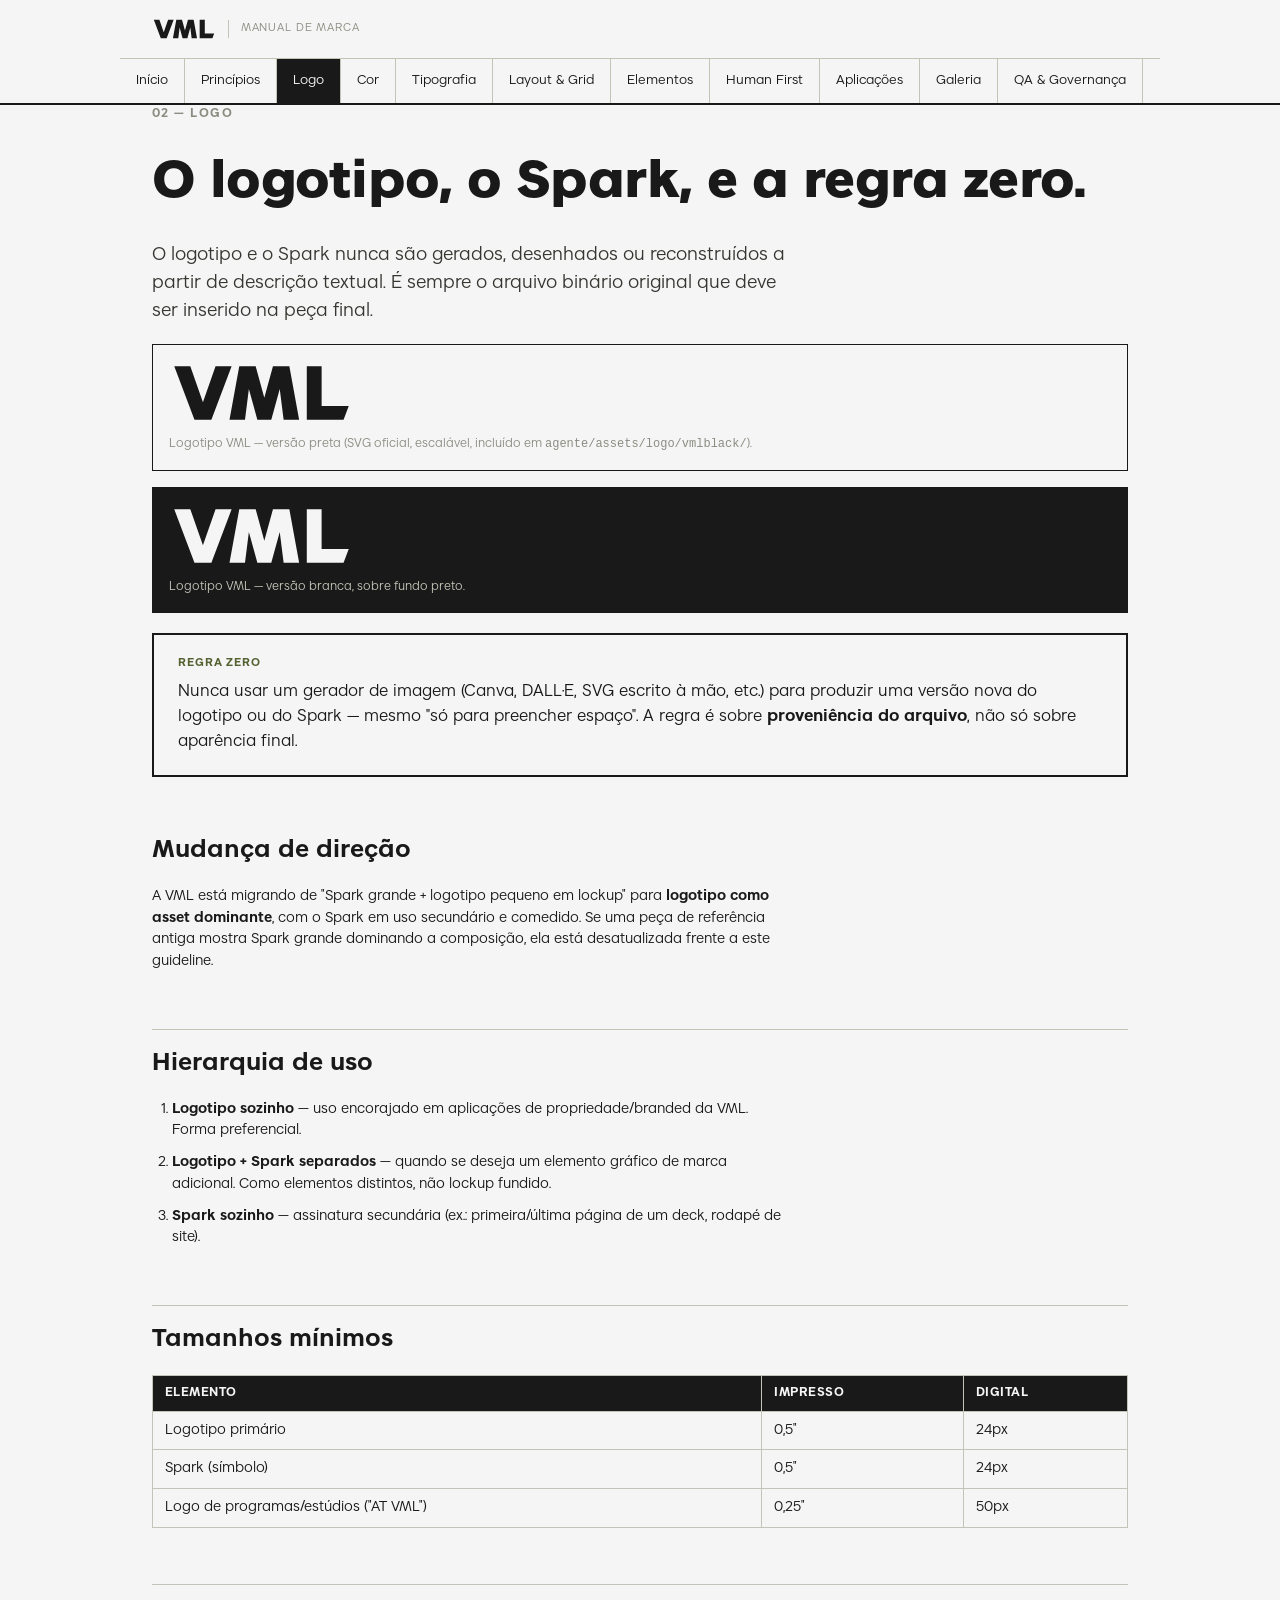
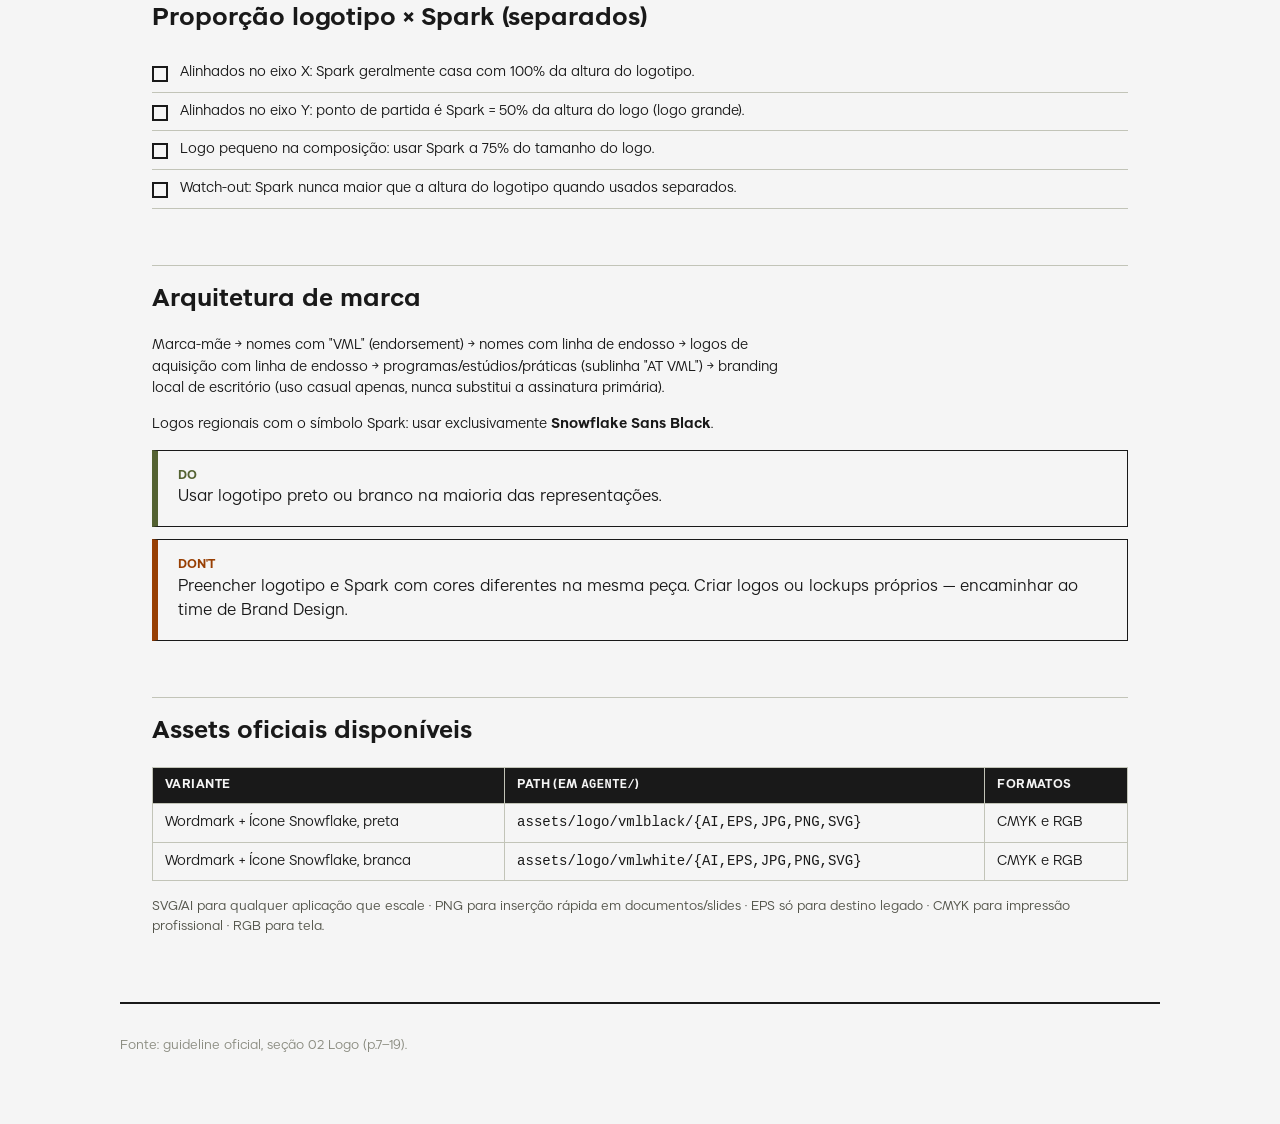
<file: docs/logo.html>
<!DOCTYPE html>
<html lang="pt-BR">
<head>
<meta charset="UTF-8">
<title>Logo — Manual de Marca VML</title>
<link rel="stylesheet" href="css/style.css">
</head>
<body>

<header class="top">
  <div class="bar">
    <a class="brand" href="index.html">
      <img src="img/logo/vml-wordmark-black.svg" alt="VML">
      <img src="img/logo/vml-wordmark-white.svg" alt="VML">
      <span class="tag">Manual de Marca</span>
    </a>
  </div>
  <nav class="tabs">
    <a href="index.html">Início</a>
    <a href="principios.html">Princípios</a>
    <a href="logo.html" class="active">Logo</a>
    <a href="cor.html">Cor</a>
    <a href="tipografia.html">Tipografia</a>
    <a href="layout.html">Layout &amp; Grid</a>
    <a href="elementos.html">Elementos</a>
    <a href="human-first.html">Human First</a>
    <a href="aplicacoes.html">Aplicações</a>
    <a href="galeria.html">Galeria</a>
    <a href="governanca.html">QA &amp; Governança</a>
  </nav>
</header>

<main class="wrap">
  <p class="kicker">02 — Logo</p>
  <h1>O logotipo, o Spark, e a regra zero.</h1>
  <p class="lede">O logotipo e o Spark nunca são gerados, desenhados ou reconstruídos a partir de descrição textual. É sempre o arquivo binário original que deve ser inserido na peça final.</p>

  <div class="figure">
    <img src="img/logo/vml-wordmark-black.svg" alt="Logotipo VML, versão preta" style="height:64px; width:auto;">
    <figcaption>Logotipo VML — versão preta (SVG oficial, escalável, incluído em <code>agente/assets/logo/vmlblack/</code>).</figcaption>
  </div>
  <div class="figure on-black">
    <img src="img/logo/vml-wordmark-white.svg" alt="Logotipo VML, versão branca" style="height:64px; width:auto;">
    <figcaption>Logotipo VML — versão branca, sobre fundo preto.</figcaption>
  </div>

  <div class="rule">
    <div class="label">Regra zero</div>
    Nunca usar um gerador de imagem (Canva, DALL·E, SVG escrito à mão, etc.) para produzir uma versão nova do logotipo ou do Spark — mesmo "só para preencher espaço". A regra é sobre <b>proveniência do arquivo</b>, não só sobre aparência final.
  </div>

  <h2>Mudança de direção</h2>
  <p style="font-size:14px; max-width:640px;">A VML está migrando de "Spark grande + logotipo pequeno em lockup" para <b>logotipo como asset dominante</b>, com o Spark em uso secundário e comedido. Se uma peça de referência antiga mostra Spark grande dominando a composição, ela está desatualizada frente a este guideline.</p>

  <h2>Hierarquia de uso</h2>
  <ol style="font-size:14px; max-width:640px; padding-left:20px;">
    <li style="margin-bottom:10px;"><b>Logotipo sozinho</b> — uso encorajado em aplicações de propriedade/branded da VML. Forma preferencial.</li>
    <li style="margin-bottom:10px;"><b>Logotipo + Spark separados</b> — quando se deseja um elemento gráfico de marca adicional. Como elementos distintos, não lockup fundido.</li>
    <li><b>Spark sozinho</b> — assinatura secundária (ex.: primeira/última página de um deck, rodapé de site).</li>
  </ol>

  <h2>Tamanhos mínimos</h2>
  <table>
    <tr><th>Elemento</th><th>Impresso</th><th>Digital</th></tr>
    <tr><td>Logotipo primário</td><td>0,5"</td><td>24px</td></tr>
    <tr><td>Spark (símbolo)</td><td>0,5"</td><td>24px</td></tr>
    <tr><td>Logo de programas/estúdios ("AT VML")</td><td>0,25"</td><td>50px</td></tr>
  </table>

  <h2>Proporção logotipo × Spark (separados)</h2>
  <ul class="checklist">
    <li>Alinhados no eixo X: Spark geralmente casa com 100% da altura do logotipo.</li>
    <li>Alinhados no eixo Y: ponto de partida é Spark = 50% da altura do logo (logo grande).</li>
    <li>Logo pequeno na composição: usar Spark a 75% do tamanho do logo.</li>
    <li>Watch-out: Spark nunca maior que a altura do logotipo quando usados separados.</li>
  </ul>

  <h2>Arquitetura de marca</h2>
  <p style="font-size:14px; max-width:640px;">Marca-mãe → nomes com "VML" (endorsement) → nomes com linha de endosso → logos de aquisição com linha de endosso → programas/estúdios/práticas (sublinha "AT VML") → branding local de escritório (uso casual apenas, nunca substitui a assinatura primária).</p>
  <p style="font-size:14px; max-width:640px;">Logos regionais com o símbolo Spark: usar exclusivamente <b>Snowflake Sans Black</b>.</p>

  <div class="do">
    <div class="label">Do</div>
    Usar logotipo preto ou branco na maioria das representações.
  </div>
  <div class="dont">
    <div class="label">Don't</div>
    Preencher logotipo e Spark com cores diferentes na mesma peça. Criar logos ou lockups próprios — encaminhar ao time de Brand Design.
  </div>

  <h2>Assets oficiais disponíveis</h2>
  <table>
    <tr><th>Variante</th><th>Path (em <code>agente/</code>)</th><th>Formatos</th></tr>
    <tr><td>Wordmark + Ícone Snowflake, preta</td><td><code>assets/logo/vmlblack/{AI,EPS,JPG,PNG,SVG}</code></td><td>CMYK e RGB</td></tr>
    <tr><td>Wordmark + Ícone Snowflake, branca</td><td><code>assets/logo/vmlwhite/{AI,EPS,JPG,PNG,SVG}</code></td><td>CMYK e RGB</td></tr>
  </table>
  <p style="font-size:13px; color:var(--med-gray);">SVG/AI para qualquer aplicação que escale · PNG para inserção rápida em documentos/slides · EPS só para destino legado · CMYK para impressão profissional · RGB para tela.</p>
</main>

<footer class="site wrap">
  Fonte: guideline oficial, seção 02 Logo (p.7–19).
</footer>

</body>
</html>
</file>
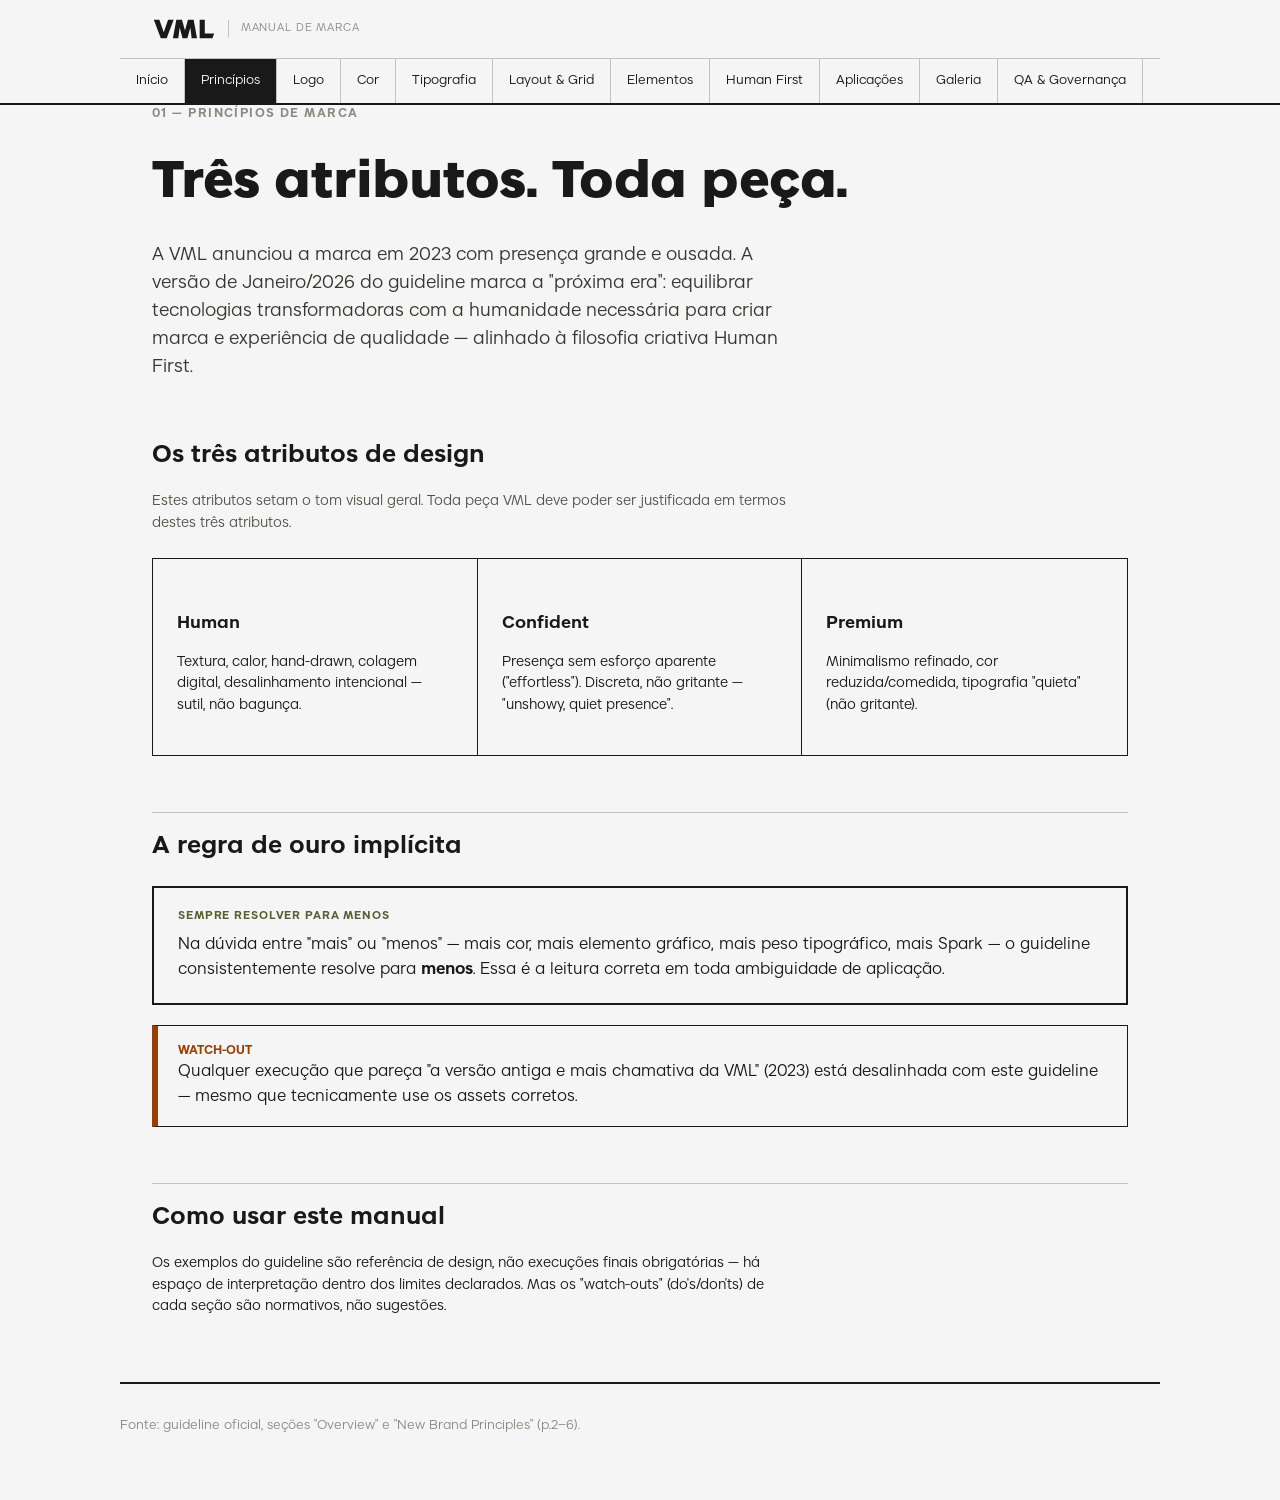
<file: docs/principios.html>
<!DOCTYPE html>
<html lang="pt-BR">
<head>
<meta charset="UTF-8">
<title>Princípios — Manual de Marca VML</title>
<link rel="stylesheet" href="css/style.css">
</head>
<body>

<header class="top">
  <div class="bar">
    <a class="brand" href="index.html">
      <img src="img/logo/vml-wordmark-black.svg" alt="VML">
      <img src="img/logo/vml-wordmark-white.svg" alt="VML">
      <span class="tag">Manual de Marca</span>
    </a>
  </div>
  <nav class="tabs">
    <a href="index.html">Início</a>
    <a href="principios.html" class="active">Princípios</a>
    <a href="logo.html">Logo</a>
    <a href="cor.html">Cor</a>
    <a href="tipografia.html">Tipografia</a>
    <a href="layout.html">Layout &amp; Grid</a>
    <a href="elementos.html">Elementos</a>
    <a href="human-first.html">Human First</a>
    <a href="aplicacoes.html">Aplicações</a>
    <a href="galeria.html">Galeria</a>
    <a href="governanca.html">QA &amp; Governança</a>
  </nav>
</header>

<main class="wrap">
  <p class="kicker">01 — Princípios de marca</p>
  <h1>Três atributos. Toda peça.</h1>
  <p class="lede">A VML anunciou a marca em 2023 com presença grande e ousada. A versão de Janeiro/2026 do guideline marca a "próxima era": equilibrar tecnologias transformadoras com a humanidade necessária para criar marca e experiência de qualidade — alinhado à filosofia criativa Human First.</p>

  <h2>Os três atributos de design</h2>
  <p style="font-size:14px; color:var(--med-gray); max-width:640px;">Estes atributos setam o tom visual geral. Toda peça VML deve poder ser justificada em termos destes três atributos.</p>

  <div class="grid-3" style="margin-top:24px;">
    <div>
      <h3>Human</h3>
      <p style="font-size:14px;">Textura, calor, hand-drawn, colagem digital, desalinhamento intencional — sutil, não bagunça.</p>
    </div>
    <div>
      <h3>Confident</h3>
      <p style="font-size:14px;">Presença sem esforço aparente ("effortless"). Discreta, não gritante — "unshowy, quiet presence".</p>
    </div>
    <div>
      <h3>Premium</h3>
      <p style="font-size:14px;">Minimalismo refinado, cor reduzida/comedida, tipografia "quieta" (não gritante).</p>
    </div>
  </div>

  <h2>A regra de ouro implícita</h2>
  <div class="rule">
    <div class="label">Sempre resolver para menos</div>
    Na dúvida entre "mais" ou "menos" — mais cor, mais elemento gráfico, mais peso tipográfico, mais Spark — o guideline consistentemente resolve para <b>menos</b>. Essa é a leitura correta em toda ambiguidade de aplicação.
  </div>

  <div class="dont">
    <div class="label">Watch-out</div>
    Qualquer execução que pareça "a versão antiga e mais chamativa da VML" (2023) está desalinhada com este guideline — mesmo que tecnicamente use os assets corretos.
  </div>

  <h2>Como usar este manual</h2>
  <p style="font-size:14px; max-width:640px;">Os exemplos do guideline são referência de design, não execuções finais obrigatórias — há espaço de interpretação dentro dos limites declarados. Mas os "watch-outs" (do's/don'ts) de cada seção são normativos, não sugestões.</p>
</main>

<footer class="site wrap">
  Fonte: guideline oficial, seções "Overview" e "New Brand Principles" (p.2–6).
</footer>

</body>
</html>
</file>
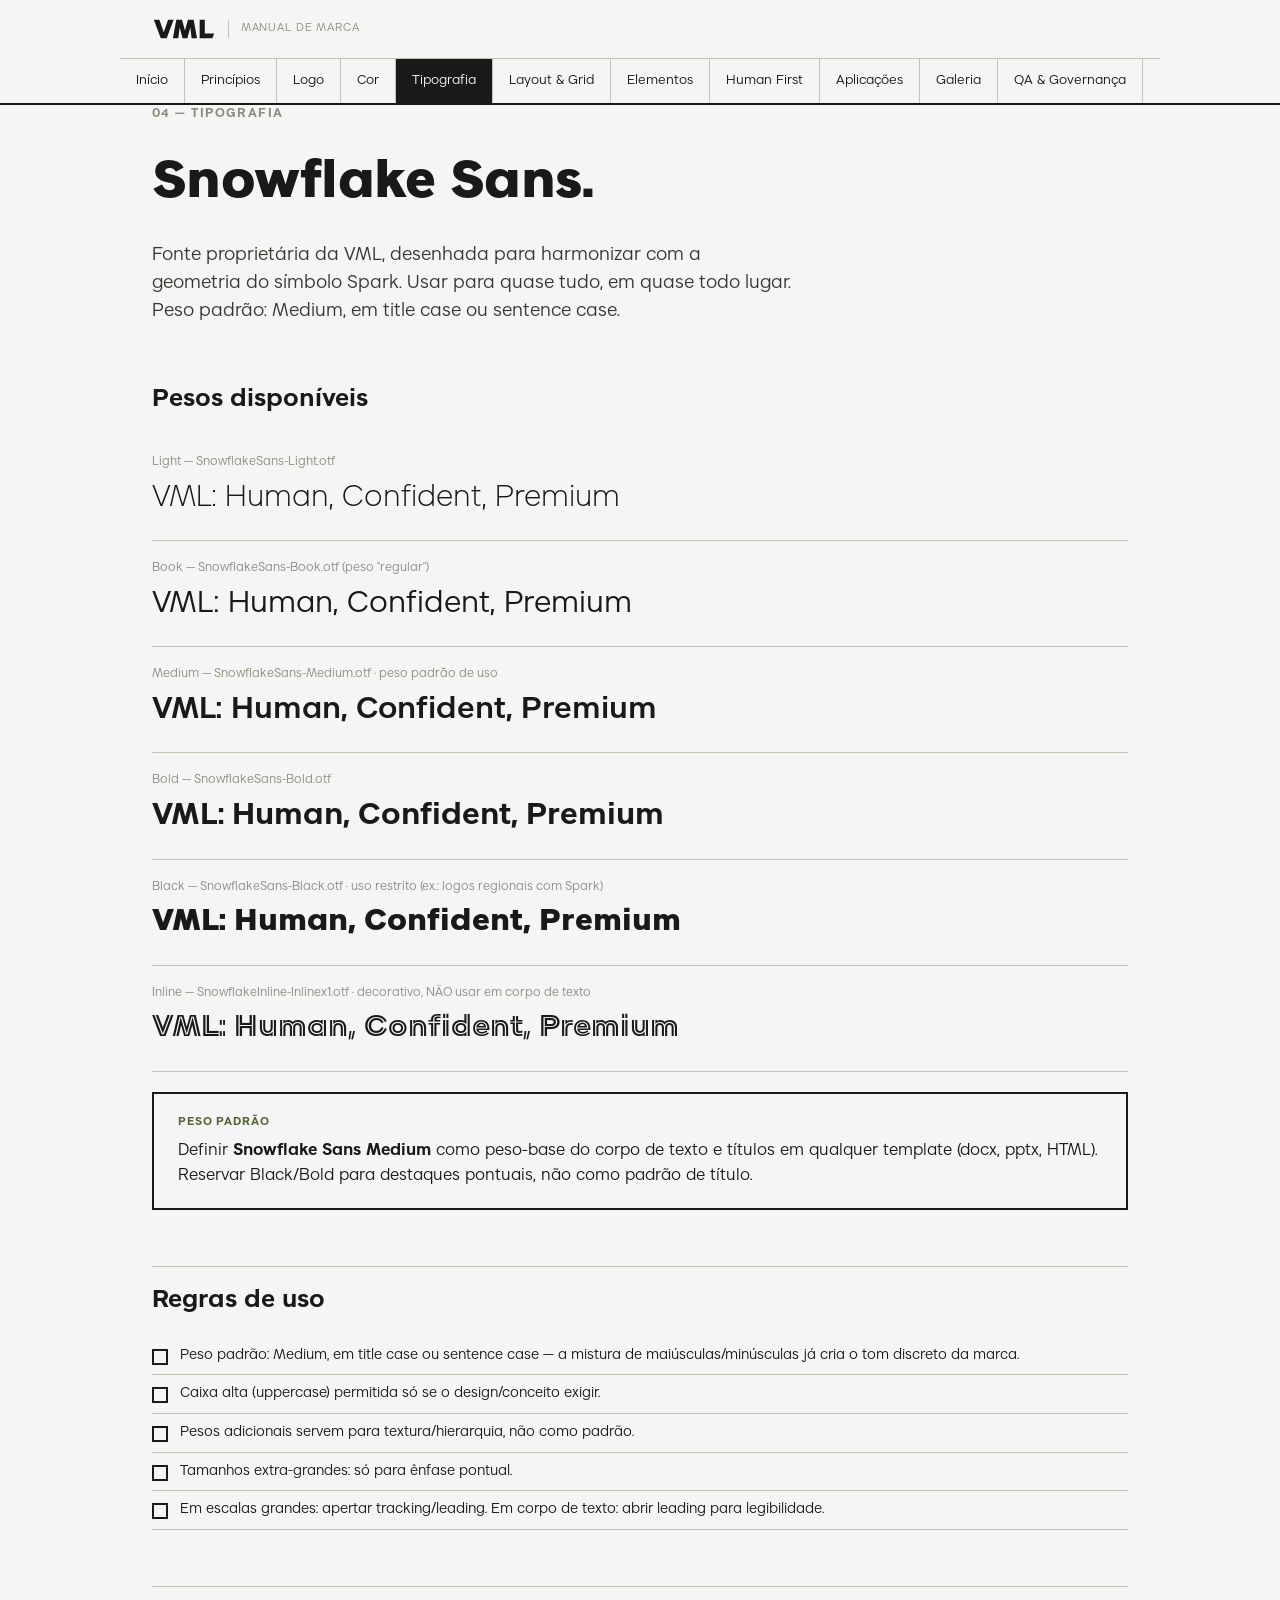
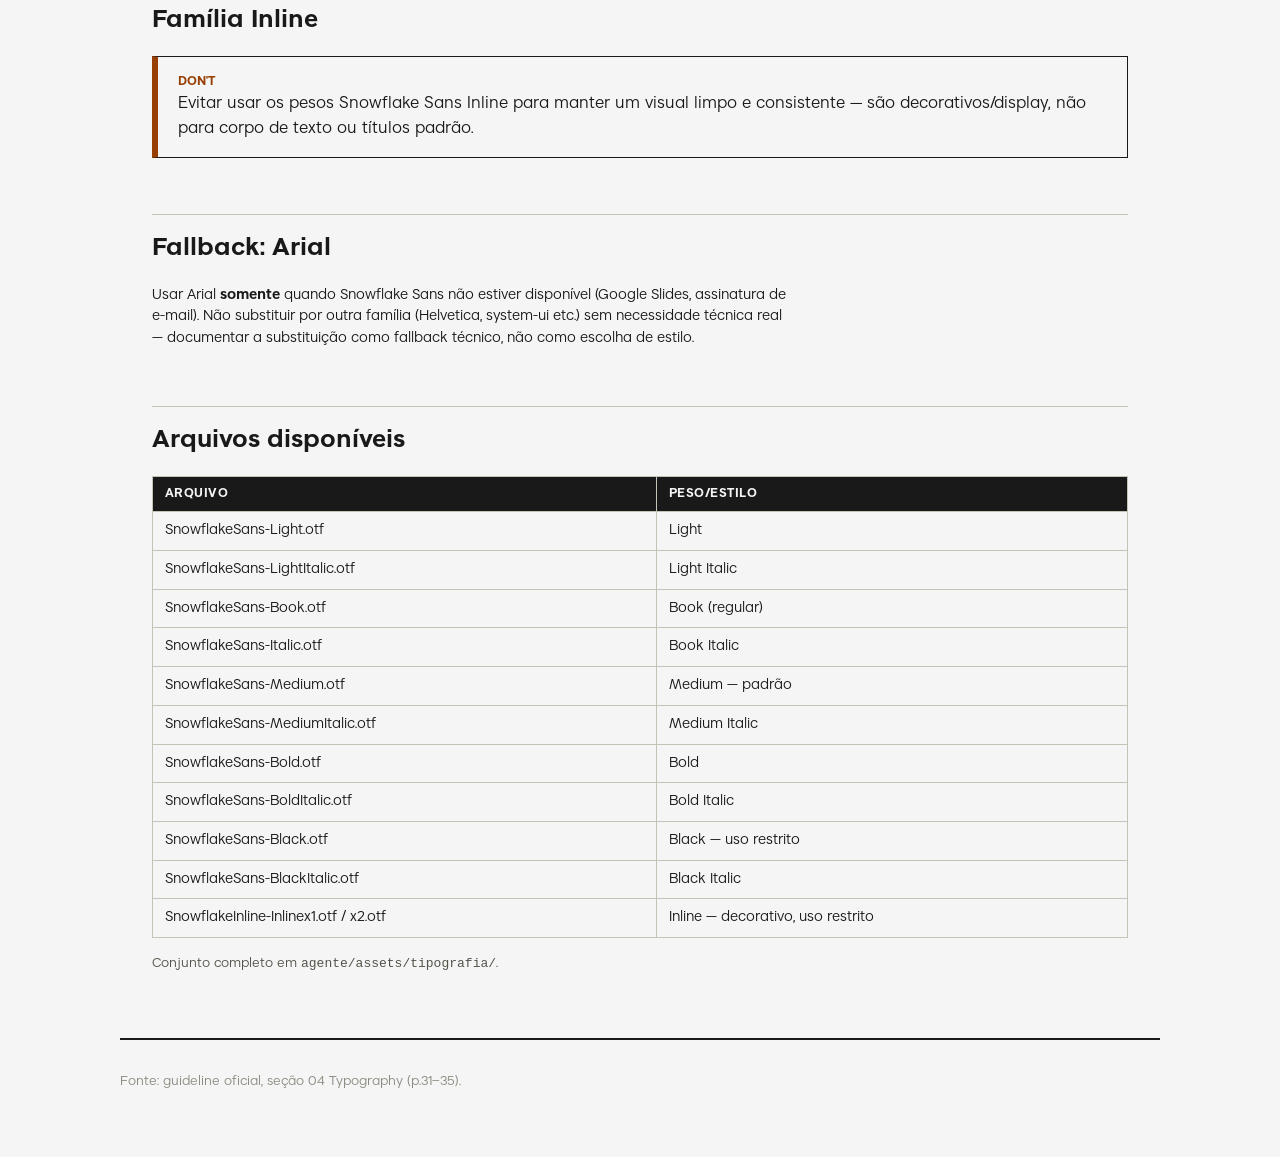
<file: docs/tipografia.html>
<!DOCTYPE html>
<html lang="pt-BR">
<head>
<meta charset="UTF-8">
<title>Tipografia — Manual de Marca VML</title>
<link rel="stylesheet" href="css/style.css">
</head>
<body>

<header class="top">
  <div class="bar">
    <a class="brand" href="index.html">
      <img src="img/logo/vml-wordmark-black.svg" alt="VML">
      <img src="img/logo/vml-wordmark-white.svg" alt="VML">
      <span class="tag">Manual de Marca</span>
    </a>
  </div>
  <nav class="tabs">
    <a href="index.html">Início</a>
    <a href="principios.html">Princípios</a>
    <a href="logo.html">Logo</a>
    <a href="cor.html">Cor</a>
    <a href="tipografia.html" class="active">Tipografia</a>
    <a href="layout.html">Layout &amp; Grid</a>
    <a href="elementos.html">Elementos</a>
    <a href="human-first.html">Human First</a>
    <a href="aplicacoes.html">Aplicações</a>
    <a href="galeria.html">Galeria</a>
    <a href="governanca.html">QA &amp; Governança</a>
  </nav>
</header>

<main class="wrap">
  <p class="kicker">04 — Tipografia</p>
  <h1>Snowflake Sans.</h1>
  <p class="lede">Fonte proprietária da VML, desenhada para harmonizar com a geometria do símbolo Spark. Usar para quase tudo, em quase todo lugar. Peso padrão: Medium, em title case ou sentence case.</p>

  <h2>Pesos disponíveis</h2>
  <div class="type-sample"><div class="meta">Light — SnowflakeSans-Light.otf</div><div class="txt" style="font-weight:300;">VML: Human, Confident, Premium</div></div>
  <div class="type-sample"><div class="meta">Book — SnowflakeSans-Book.otf (peso "regular")</div><div class="txt" style="font-weight:400;">VML: Human, Confident, Premium</div></div>
  <div class="type-sample"><div class="meta">Medium — SnowflakeSans-Medium.otf · peso padrão de uso</div><div class="txt" style="font-weight:500;">VML: Human, Confident, Premium</div></div>
  <div class="type-sample"><div class="meta">Bold — SnowflakeSans-Bold.otf</div><div class="txt" style="font-weight:700;">VML: Human, Confident, Premium</div></div>
  <div class="type-sample"><div class="meta">Black — SnowflakeSans-Black.otf · uso restrito (ex.: logos regionais com Spark)</div><div class="txt" style="font-weight:900;">VML: Human, Confident, Premium</div></div>
  <div class="type-sample"><div class="meta">Inline — SnowflakeInline-Inlinex1.otf · decorativo, NÃO usar em corpo de texto</div><div class="txt" style="font-family:'Snowflake Inline';">VML: Human, Confident, Premium</div></div>

  <div class="rule">
    <div class="label">Peso padrão</div>
    Definir <b>Snowflake Sans Medium</b> como peso-base do corpo de texto e títulos em qualquer template (docx, pptx, HTML). Reservar Black/Bold para destaques pontuais, não como padrão de título.
  </div>

  <h2>Regras de uso</h2>
  <ul class="checklist">
    <li>Peso padrão: Medium, em title case ou sentence case — a mistura de maiúsculas/minúsculas já cria o tom discreto da marca.</li>
    <li>Caixa alta (uppercase) permitida só se o design/conceito exigir.</li>
    <li>Pesos adicionais servem para textura/hierarquia, não como padrão.</li>
    <li>Tamanhos extra-grandes: só para ênfase pontual.</li>
    <li>Em escalas grandes: apertar tracking/leading. Em corpo de texto: abrir leading para legibilidade.</li>
  </ul>

  <h2>Família Inline</h2>
  <div class="dont">
    <div class="label">Don't</div>
    Evitar usar os pesos Snowflake Sans Inline para manter um visual limpo e consistente — são decorativos/display, não para corpo de texto ou títulos padrão.
  </div>

  <h2>Fallback: Arial</h2>
  <p style="font-size:14px; max-width:640px;">Usar Arial <b>somente</b> quando Snowflake Sans não estiver disponível (Google Slides, assinatura de e-mail). Não substituir por outra família (Helvetica, system-ui etc.) sem necessidade técnica real — documentar a substituição como fallback técnico, não como escolha de estilo.</p>

  <h2>Arquivos disponíveis</h2>
  <table>
    <tr><th>Arquivo</th><th>Peso/estilo</th></tr>
    <tr><td>SnowflakeSans-Light.otf</td><td>Light</td></tr>
    <tr><td>SnowflakeSans-LightItalic.otf</td><td>Light Italic</td></tr>
    <tr><td>SnowflakeSans-Book.otf</td><td>Book (regular)</td></tr>
    <tr><td>SnowflakeSans-Italic.otf</td><td>Book Italic</td></tr>
    <tr><td>SnowflakeSans-Medium.otf</td><td>Medium — padrão</td></tr>
    <tr><td>SnowflakeSans-MediumItalic.otf</td><td>Medium Italic</td></tr>
    <tr><td>SnowflakeSans-Bold.otf</td><td>Bold</td></tr>
    <tr><td>SnowflakeSans-BoldItalic.otf</td><td>Bold Italic</td></tr>
    <tr><td>SnowflakeSans-Black.otf</td><td>Black — uso restrito</td></tr>
    <tr><td>SnowflakeSans-BlackItalic.otf</td><td>Black Italic</td></tr>
    <tr><td>SnowflakeInline-Inlinex1.otf / x2.otf</td><td>Inline — decorativo, uso restrito</td></tr>
  </table>
  <p style="font-size:13px; color:var(--med-gray);">Conjunto completo em <code>agente/assets/tipografia/</code>.</p>
</main>

<footer class="site wrap">
  Fonte: guideline oficial, seção 04 Typography (p.31–35).
</footer>

</body>
</html>
</file>
<file: docs/css/style.css>
/* Manual de Marca VML — estilo segue as próprias regras do guideline:
   preto/branco predominante, quadrado sem cantos arredondados, Snowflake Sans,
   uma família de cor secundária por vez, espaço negativo generoso. */

@font-face {
  font-family: "Snowflake Sans";
  src: url("../fonts/SnowflakeSans-Light.otf") format("opentype");
  font-weight: 300;
}
@font-face {
  font-family: "Snowflake Sans";
  src: url("../fonts/SnowflakeSans-Book.otf") format("opentype");
  font-weight: 400;
}
@font-face {
  font-family: "Snowflake Sans";
  src: url("../fonts/SnowflakeSans-Medium.otf") format("opentype");
  font-weight: 500;
}
@font-face {
  font-family: "Snowflake Sans";
  src: url("../fonts/SnowflakeSans-Bold.otf") format("opentype");
  font-weight: 700;
}
@font-face {
  font-family: "Snowflake Sans";
  src: url("../fonts/SnowflakeSans-Black.otf") format("opentype");
  font-weight: 900;
}
@font-face {
  font-family: "Snowflake Inline";
  src: url("../fonts/SnowflakeInline-Inlinex1.otf") format("opentype");
}

:root {
  --vml-white: #F5F5F5;
  --vml-black: #191919;
  --dark-gray: #363732;
  --med-gray: #53544A;
  --gray: #8B8C81;
  --light-gray: #C2C4B8;

  --bronze-light: #FCC7B4; --bronze: #CC7D57; --bronze-dark: #983F03;
  --gold-light: #F9D28C;   --gold: #D3A34A;   --gold-dark: #B37A00;
  --green-light: #B5BF9B;  --green: #859166;  --green-dark: #546232;
  --blue-light: #98AAAF;   --blue: #5E889C;   --blue-dark: #104B68;
  --plum-light: #B1A0B0;   --plum: #9E7696;   --plum-dark: #723065;

  --bg: var(--vml-white);
  --fg: var(--vml-black);
  --accent: var(--green-dark);
  --border: var(--vml-black);
}

@media (prefers-color-scheme: dark) {
  :root { --bg: var(--vml-black); --fg: var(--vml-white); --border: var(--vml-white); }
}
:root[data-theme="dark"] { --bg: var(--vml-black); --fg: var(--vml-white); --border: var(--vml-white); }
:root[data-theme="light"] { --bg: var(--vml-white); --fg: var(--vml-black); --border: var(--vml-black); }

* { box-sizing: border-box; }

html, body {
  margin: 0; padding: 0;
  background: var(--bg);
  color: var(--fg);
  font-family: "Snowflake Sans", Arial, sans-serif;
  font-weight: 400;
  line-height: 1.55;
}

img { max-width: 100%; display: block; }

.wrap {
  max-width: 1040px;
  margin: 0 auto;
  padding: 0 32px;
}

/* Header / nav — logotipo dominante, Spark discreto (regra de hierarquia) */
header.top {
  border-bottom: 2px solid var(--border);
  position: sticky; top: 0; z-index: 10;
  background: var(--bg);
}
header.top .bar {
  display: flex; align-items: center; justify-content: space-between;
  padding: 18px 32px;
  max-width: 1040px; margin: 0 auto;
}
header.top .brand { display: flex; align-items: center; gap: 12px; text-decoration: none; }
header.top .brand img { height: 22px; width: auto; }
header.top .brand .tag {
  font-size: 11px; letter-spacing: 0.08em; text-transform: uppercase;
  color: var(--gray); border-left: 1px solid var(--light-gray); padding-left: 12px;
}
:root[data-theme="dark"] header.top .brand img[src*="black"] { display: none; }
:root[data-theme="dark"] header.top .brand img[src*="white"] { display: block; }
header.top .brand img[src*="white"] { display: none; }
@media (prefers-color-scheme: dark) {
  header.top .brand img[src*="black"] { display: none; }
  header.top .brand img[src*="white"] { display: block; }
}

nav.tabs {
  display: flex; flex-wrap: wrap; gap: 0;
  border-top: 1px solid var(--light-gray);
  max-width: 1040px; margin: 0 auto;
}
nav.tabs a {
  display: block;
  padding: 12px 16px;
  font-size: 13px;
  text-decoration: none;
  color: var(--fg);
  border-right: 1px solid var(--light-gray);
  white-space: nowrap;
}
nav.tabs a:hover, nav.tabs a.active { background: var(--fg); color: var(--bg); }

main { padding: 56px 0 96px; }

h1 {
  font-weight: 900;
  font-size: clamp(32px, 5vw, 52px);
  letter-spacing: -0.01em;
  margin: 0 0 8px;
}
h2 {
  font-weight: 700;
  font-size: 24px;
  margin: 56px 0 16px;
  padding-top: 16px;
  border-top: 1px solid var(--light-gray);
}
h2:first-of-type { border-top: none; padding-top: 0; }
h3 { font-weight: 700; font-size: 17px; margin: 28px 0 10px; }

p.kicker {
  text-transform: uppercase; letter-spacing: 0.12em; font-size: 12px;
  color: var(--gray); font-weight: 700; margin: 0 0 20px;
}
p.lede { font-size: 18px; font-weight: 400; max-width: 640px; color: var(--dark-gray); }
:root[data-theme="dark"] p.lede { color: var(--light-gray); }
@media (prefers-color-scheme: dark) { p.lede { color: var(--light-gray); } }

.rule {
  border: 2px solid var(--border);
  padding: 20px 24px;
  margin: 20px 0;
}
.rule.hard { border-width: 2px; }
.rule .label {
  font-size: 11px; font-weight: 700; text-transform: uppercase; letter-spacing: 0.08em;
  margin-bottom: 8px; color: var(--accent);
}

.grid-3 { display: grid; grid-template-columns: repeat(3, 1fr); gap: 0; border: 1px solid var(--border); }
.grid-3 > div { padding: 24px; border-right: 1px solid var(--border); }
.grid-3 > div:last-child { border-right: none; }
@media (max-width: 720px) {
  .grid-3 { grid-template-columns: 1fr; }
  .grid-3 > div { border-right: none; border-bottom: 1px solid var(--border); }
}

.cards { display: grid; grid-template-columns: repeat(3, 1fr); gap: 16px; margin: 24px 0; }
@media (max-width: 720px) { .cards { grid-template-columns: 1fr; } }
.card {
  border: 1px solid var(--border);
  padding: 20px;
  text-decoration: none;
  color: var(--fg);
  display: block;
}
.card:hover { background: var(--fg); color: var(--bg); }
.card .num { font-size: 11px; color: var(--gray); }
.card h4 { margin: 6px 0 8px; font-size: 17px; }
.card p { margin: 0; font-size: 13px; color: var(--med-gray); }
.card:hover p { color: var(--light-gray); }

table { border-collapse: collapse; width: 100%; margin: 16px 0; font-size: 14px; }
th, td { border: 1px solid var(--light-gray); padding: 8px 12px; text-align: left; }
th { background: var(--fg); color: var(--bg); font-weight: 700; font-size: 12px; text-transform: uppercase; letter-spacing: 0.04em; }

.swatches { display: grid; grid-template-columns: repeat(6, 1fr); gap: 0; margin: 16px 0; }
@media (max-width: 720px) { .swatches { grid-template-columns: repeat(3, 1fr); } }
.swatch { aspect-ratio: 1; display: flex; align-items: flex-end; padding: 10px; font-size: 11px; border: 1px solid var(--vml-black); }
.swatch .hex { font-weight: 700; }

.fam { margin: 16px 0 32px; }
.fam-row { display: grid; grid-template-columns: repeat(3, 1fr); }
.fam-swatch { aspect-ratio: 1.6; display: flex; flex-direction: column; justify-content: flex-end; padding: 12px; font-size: 12px; border: 1px solid var(--vml-black); }
.fam-swatch b { font-size: 13px; }

.type-sample { border-bottom: 1px solid var(--light-gray); padding: 18px 0; }
.type-sample .meta { font-size: 12px; color: var(--gray); margin-bottom: 4px; }
.type-sample .txt { font-size: 30px; }

.do, .dont { padding: 16px 20px; border: 1px solid var(--border); margin-bottom: 12px; }
.do { border-left: 6px solid var(--green-dark); }
.dont { border-left: 6px solid var(--bronze-dark); }
.do .label { color: var(--green-dark); font-weight: 700; font-size: 12px; text-transform: uppercase; }
.dont .label { color: var(--bronze-dark); font-weight: 700; font-size: 12px; text-transform: uppercase; }

.figure { border: 1px solid var(--border); padding: 16px; margin: 16px 0; }
.figure figcaption { font-size: 12px; color: var(--gray); margin-top: 10px; }
.figure.on-black { background: var(--vml-black); }
.figure.on-black figcaption { color: var(--light-gray); }

ul.checklist { list-style: none; padding: 0; margin: 12px 0; }
ul.checklist li { padding: 8px 0 8px 28px; position: relative; border-bottom: 1px solid var(--light-gray); font-size: 14px; }
ul.checklist li::before {
  content: "";
  position: absolute; left: 0; top: 12px;
  width: 12px; height: 12px;
  border: 2px solid var(--fg);
}

footer.site {
  border-top: 2px solid var(--border);
  margin-top: 64px;
  padding: 32px 0 64px;
  font-size: 13px;
  color: var(--gray);
}

.pillbar { display: flex; gap: 8px; flex-wrap: wrap; margin: 16px 0; }
.pill { border: 1px solid var(--border); padding: 6px 12px; font-size: 12px; }

.gallery-grid {
  display: grid;
  grid-template-columns: repeat(3, 1fr);
  gap: 12px;
  margin: 20px 0 40px;
}
@media (max-width: 900px) { .gallery-grid { grid-template-columns: repeat(2, 1fr); } }
@media (max-width: 560px) { .gallery-grid { grid-template-columns: 1fr; } }
.gallery-grid .figure { margin: 0; padding: 6px; }
.gallery-grid .figure img { aspect-ratio: 16/9; object-fit: cover; width: 100%; }

.tag-scope {
  display: inline-block;
  font-size: 11px; text-transform: uppercase; letter-spacing: 0.06em;
  border: 1px solid var(--border); padding: 4px 10px; margin-bottom: 16px;
}
</file>
